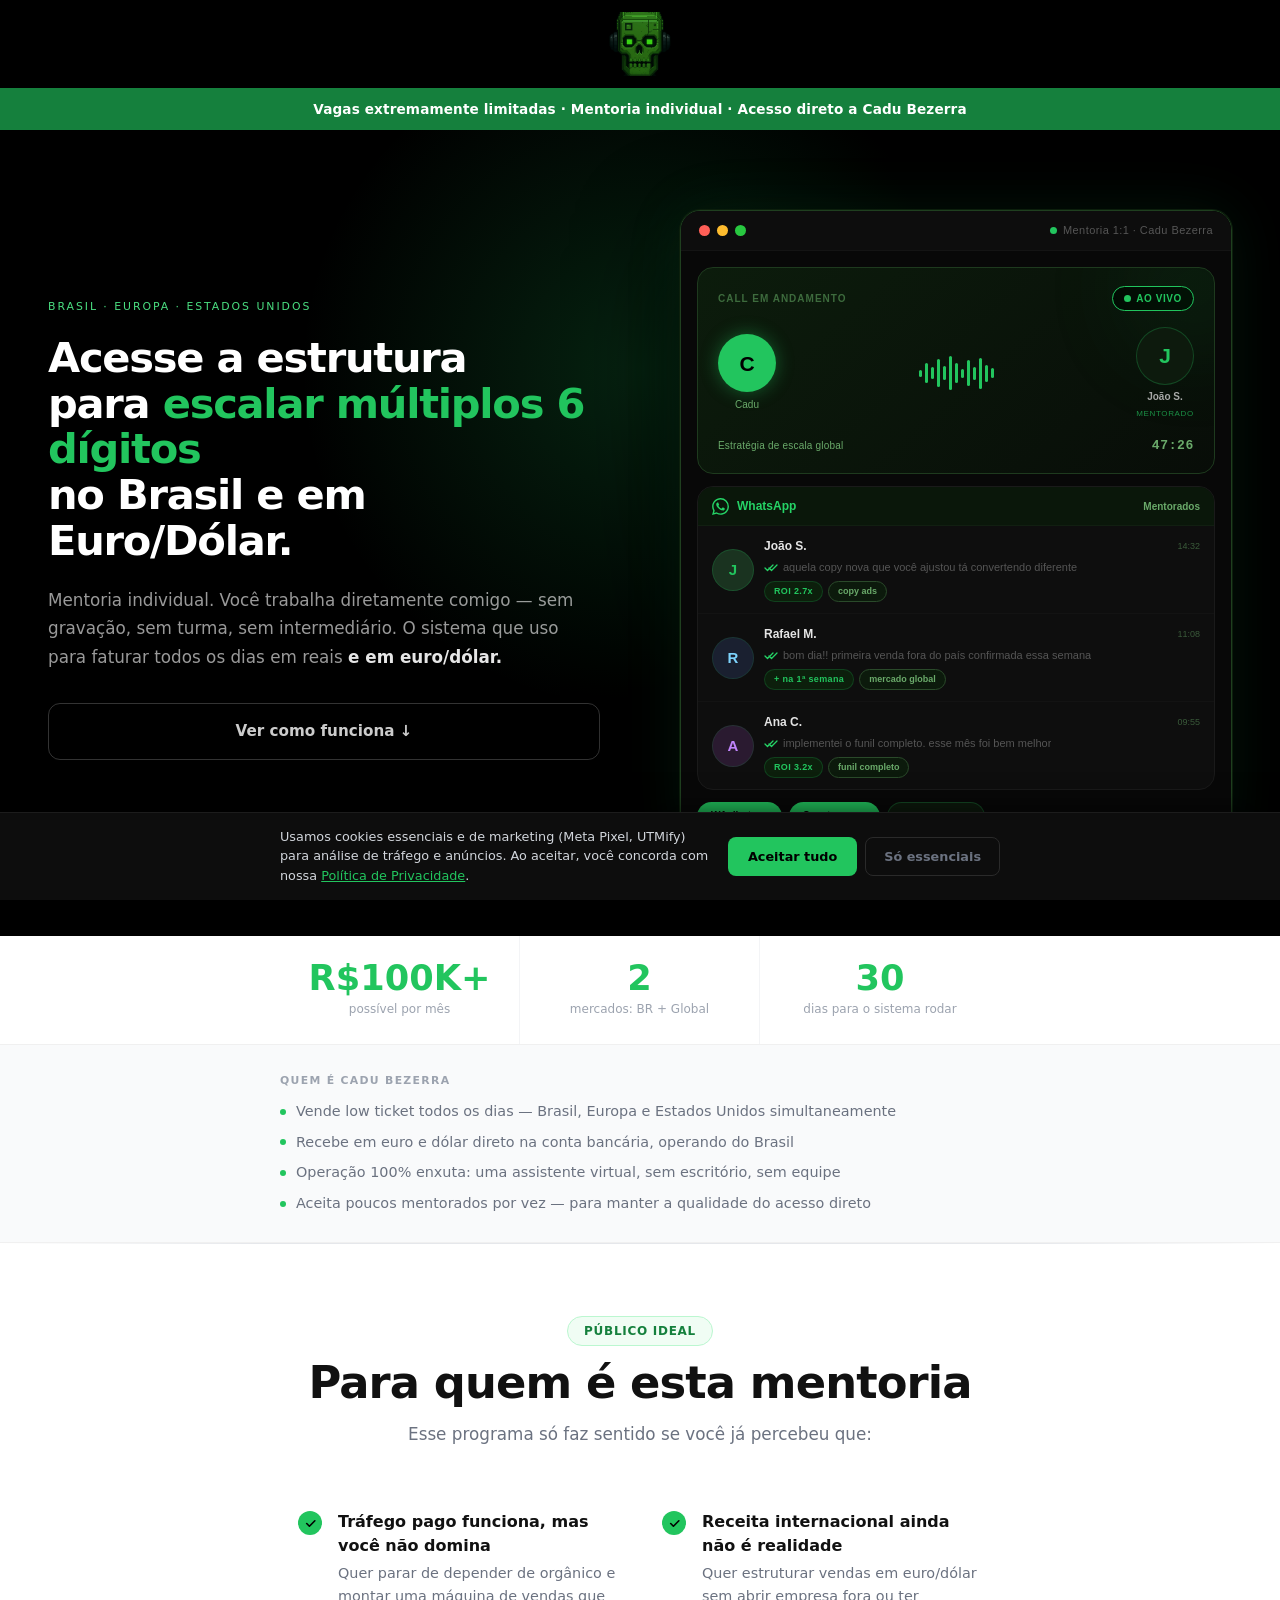
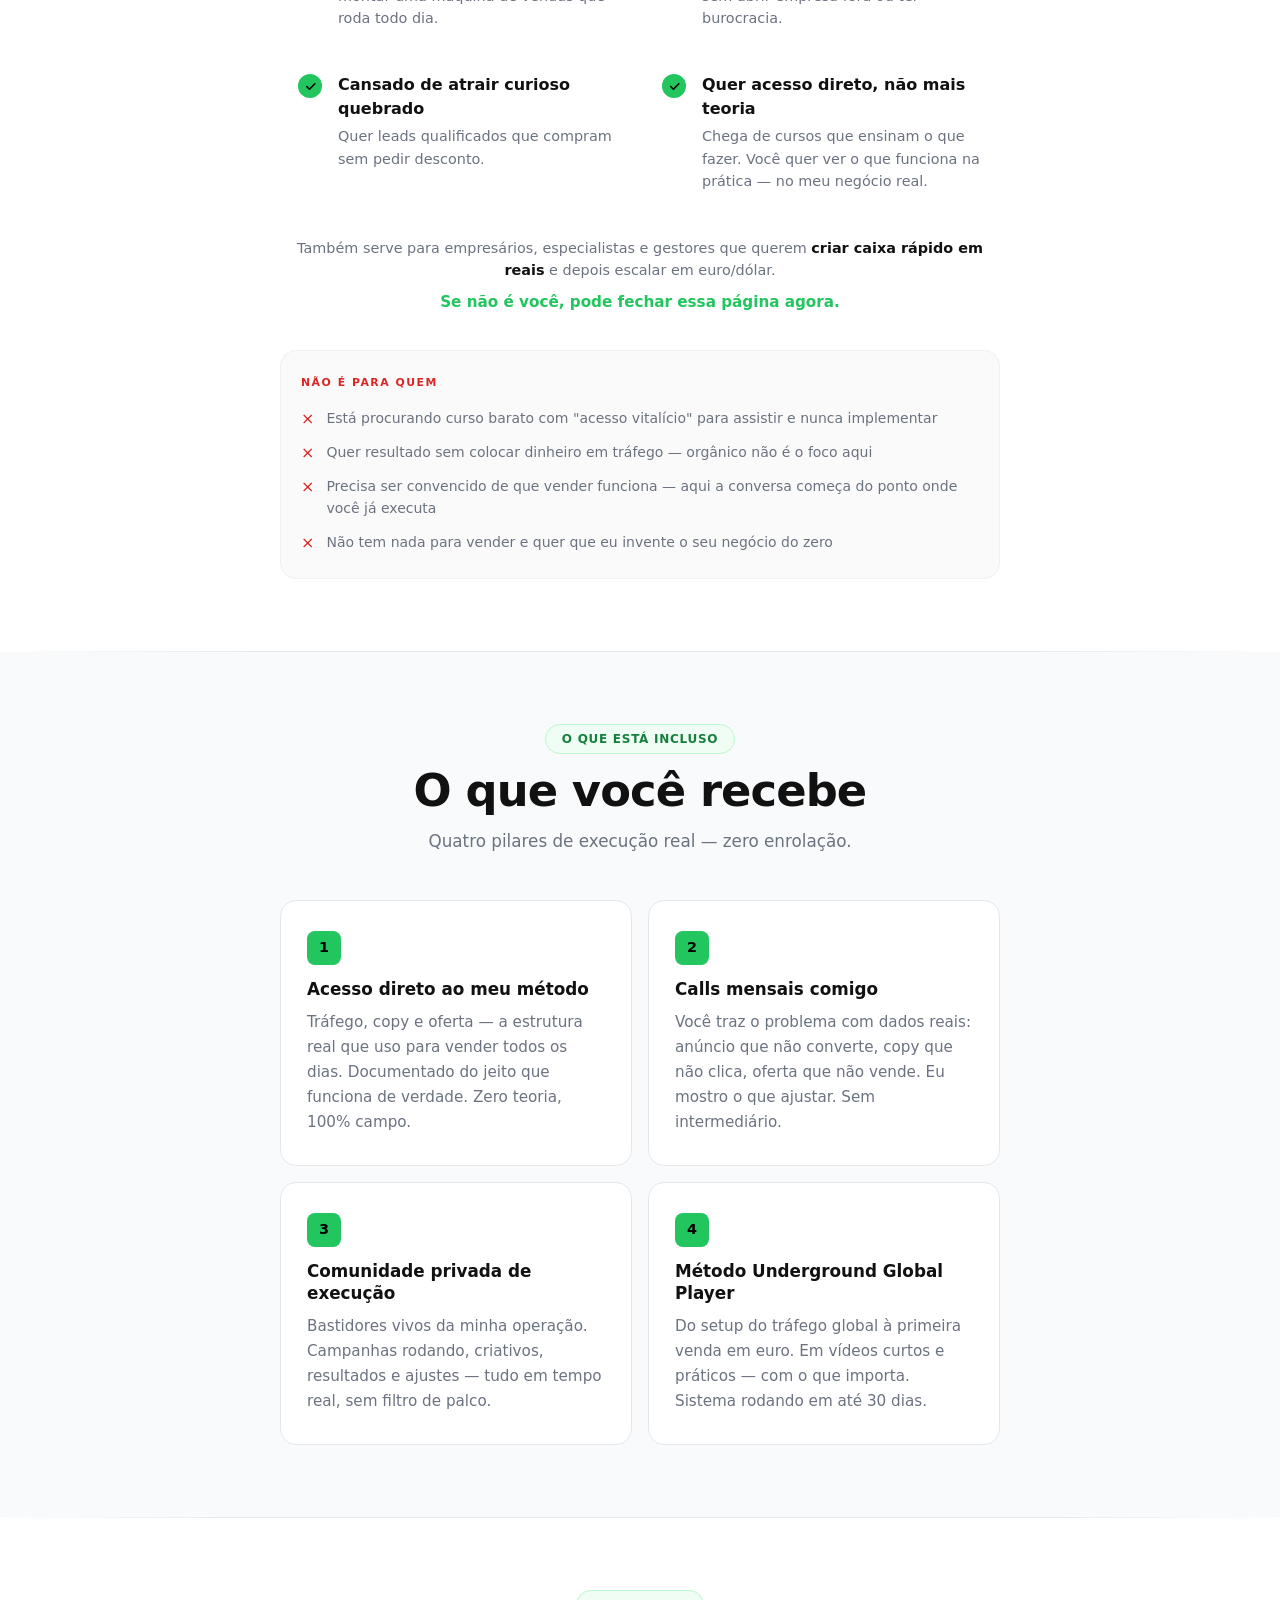
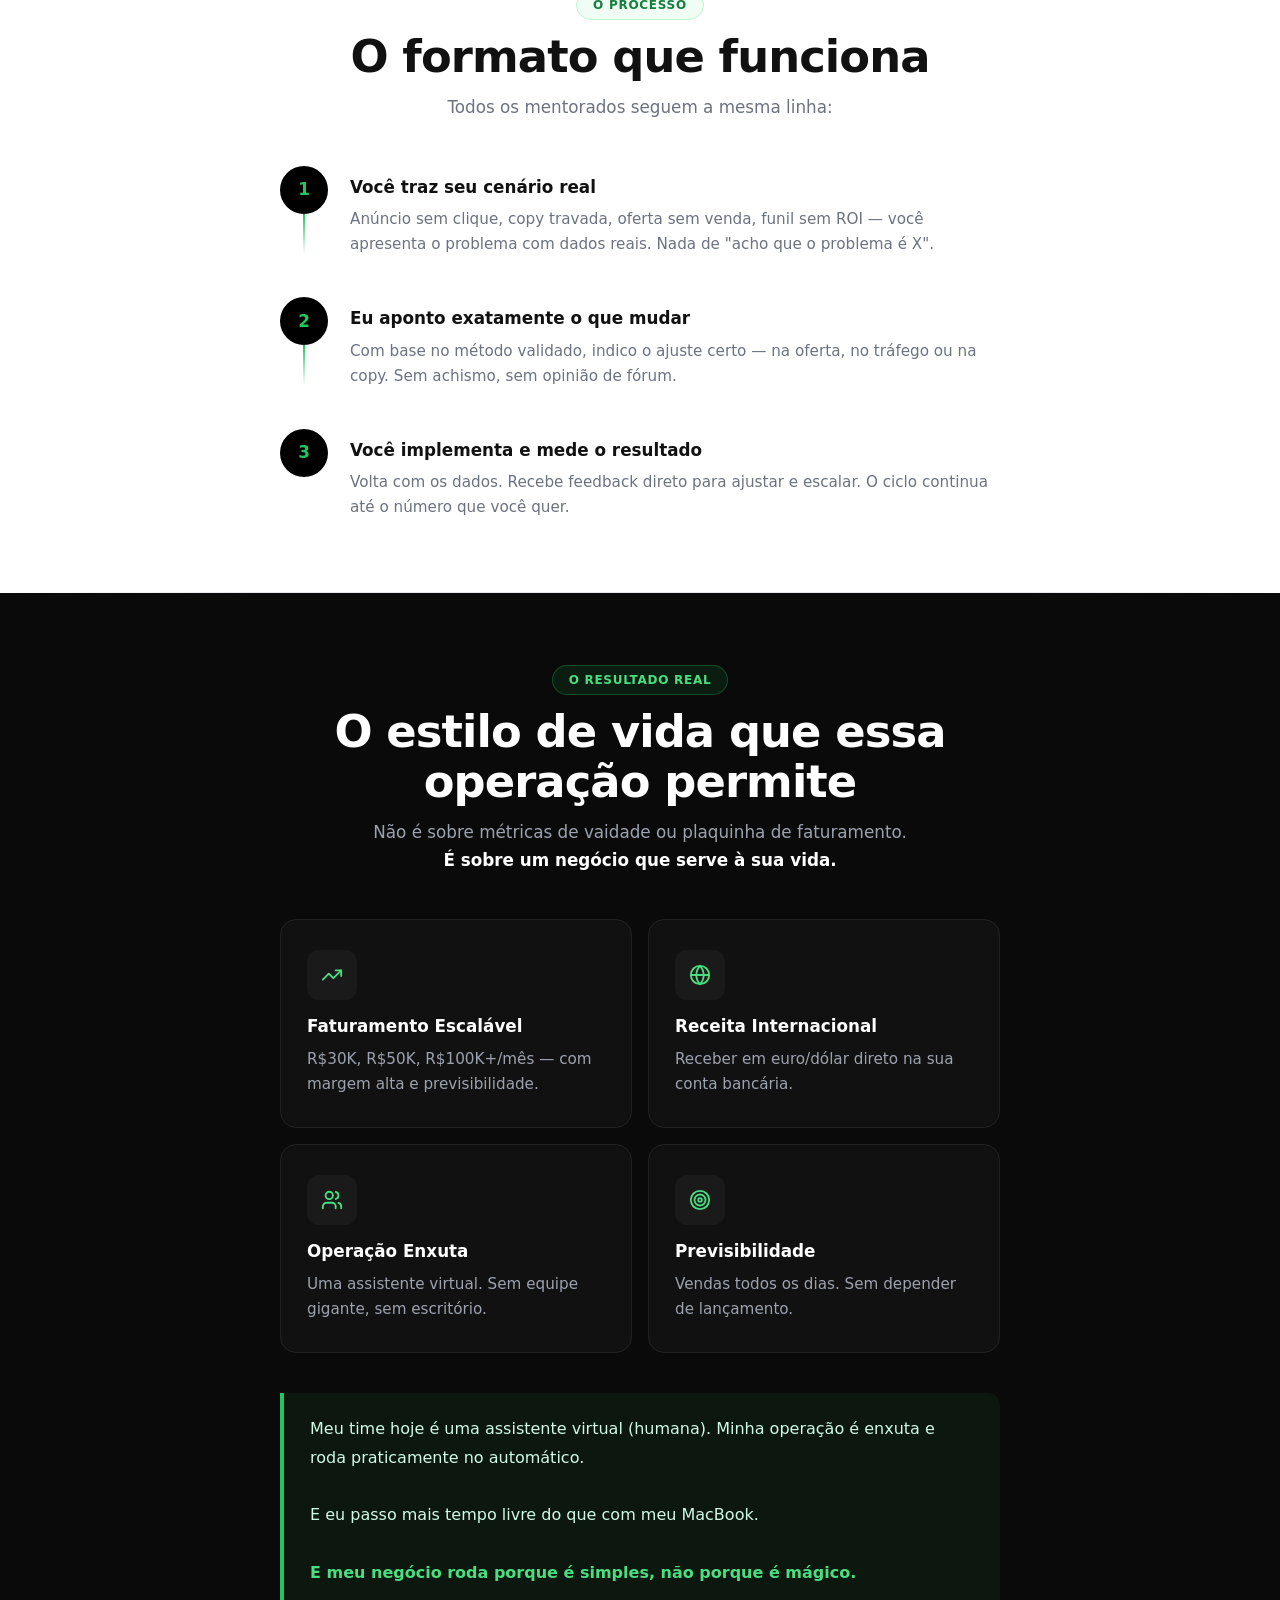
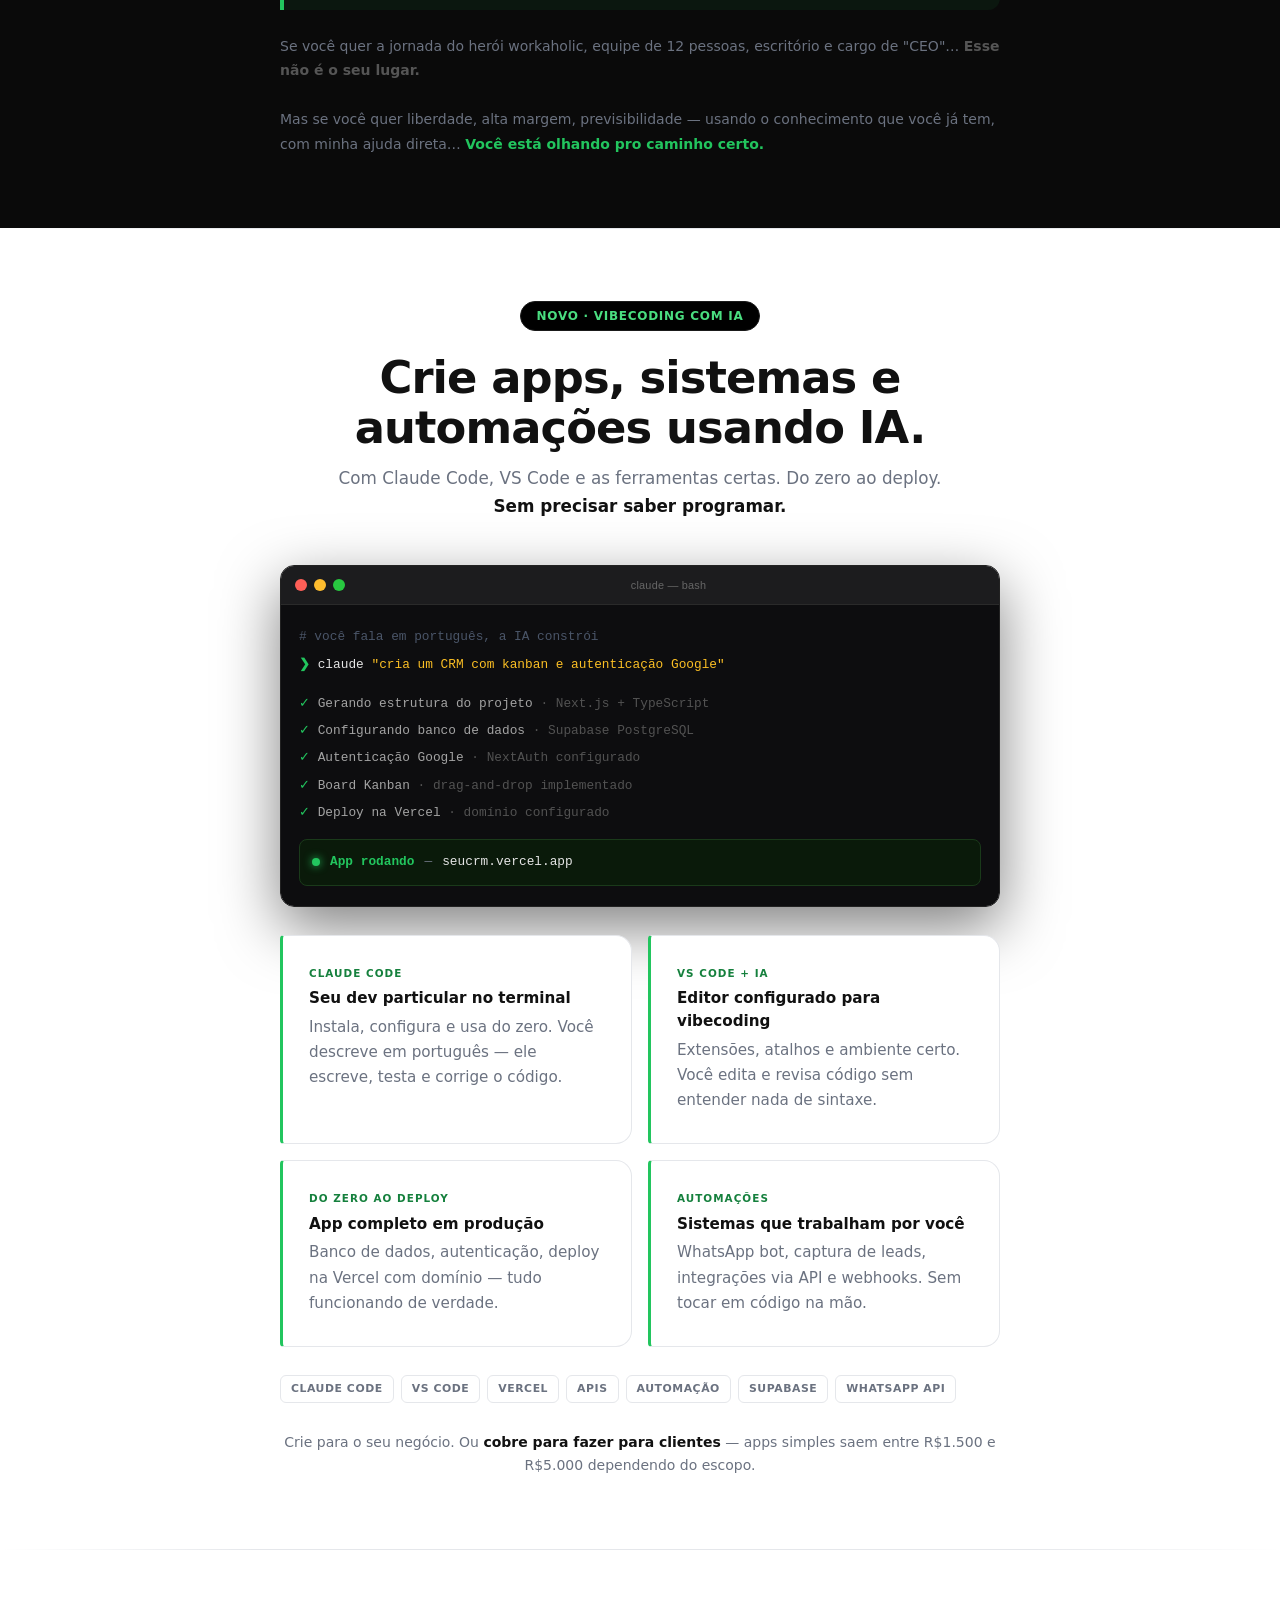
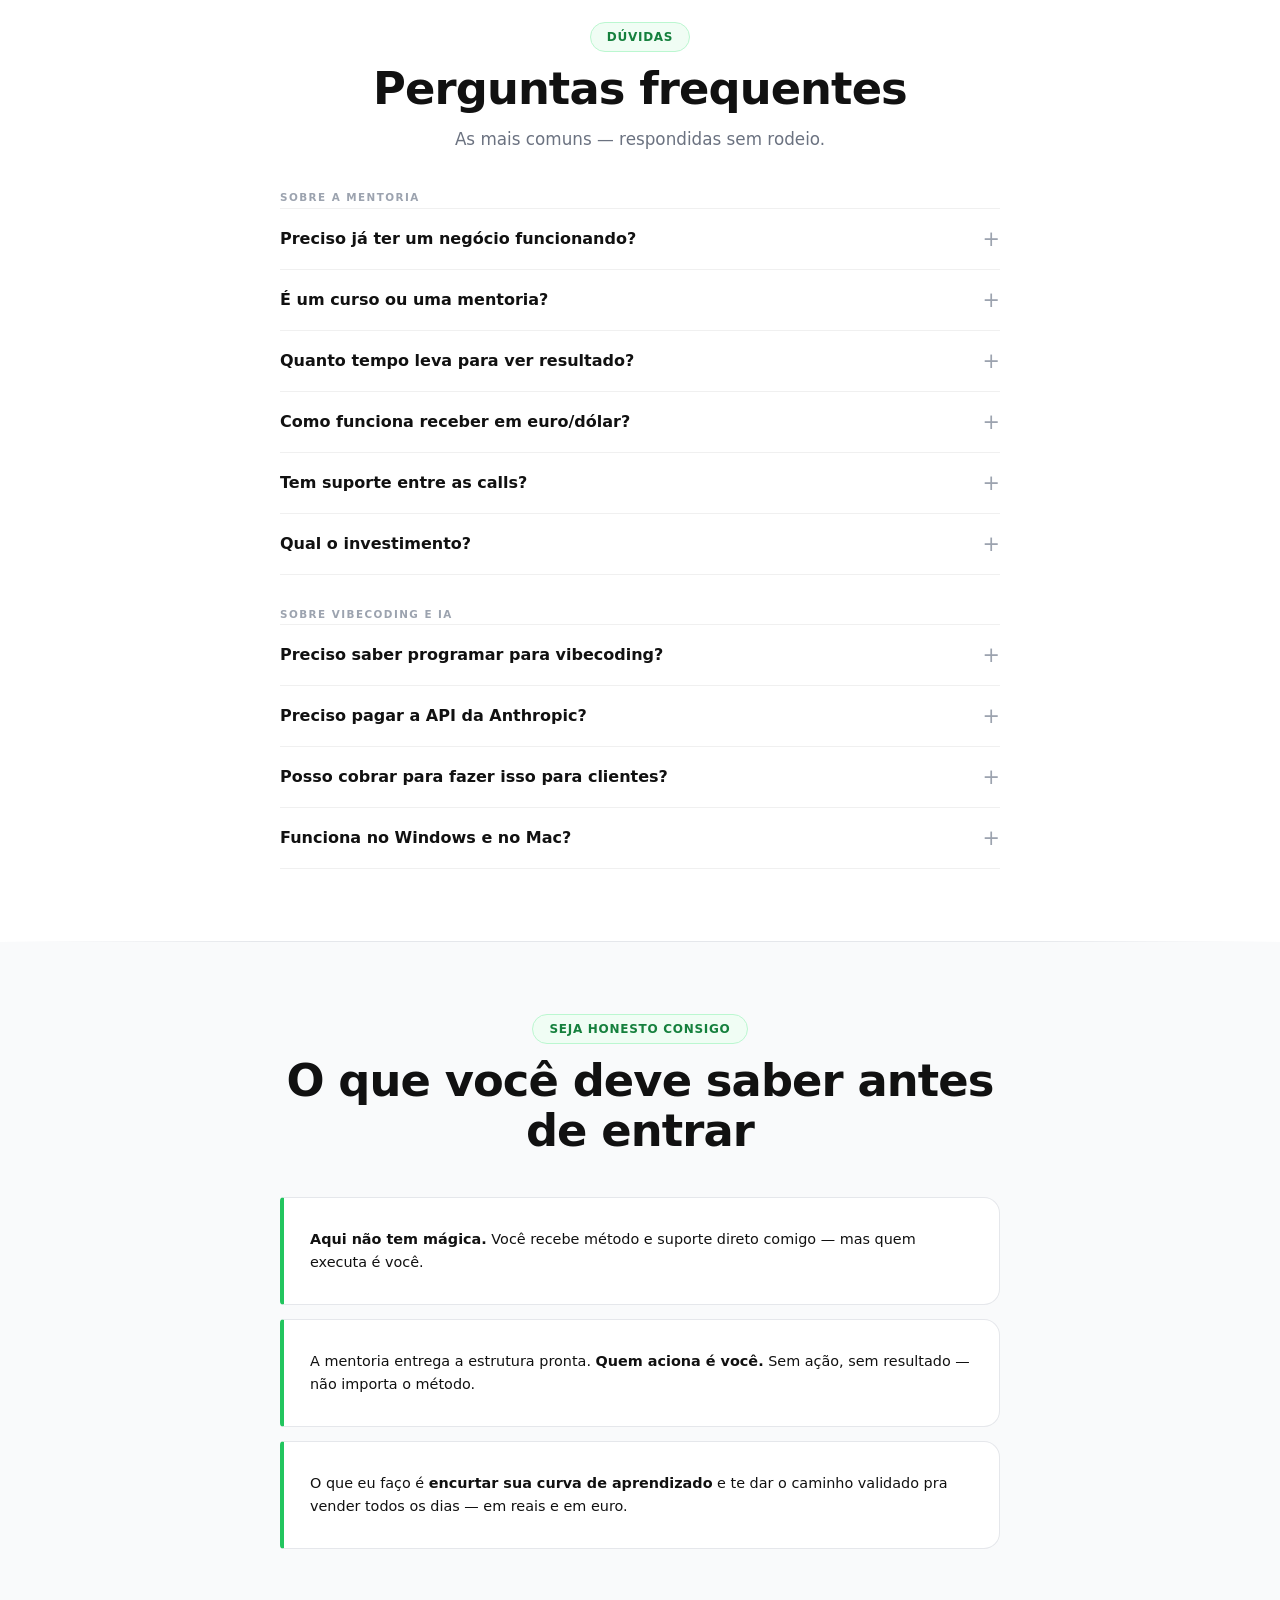
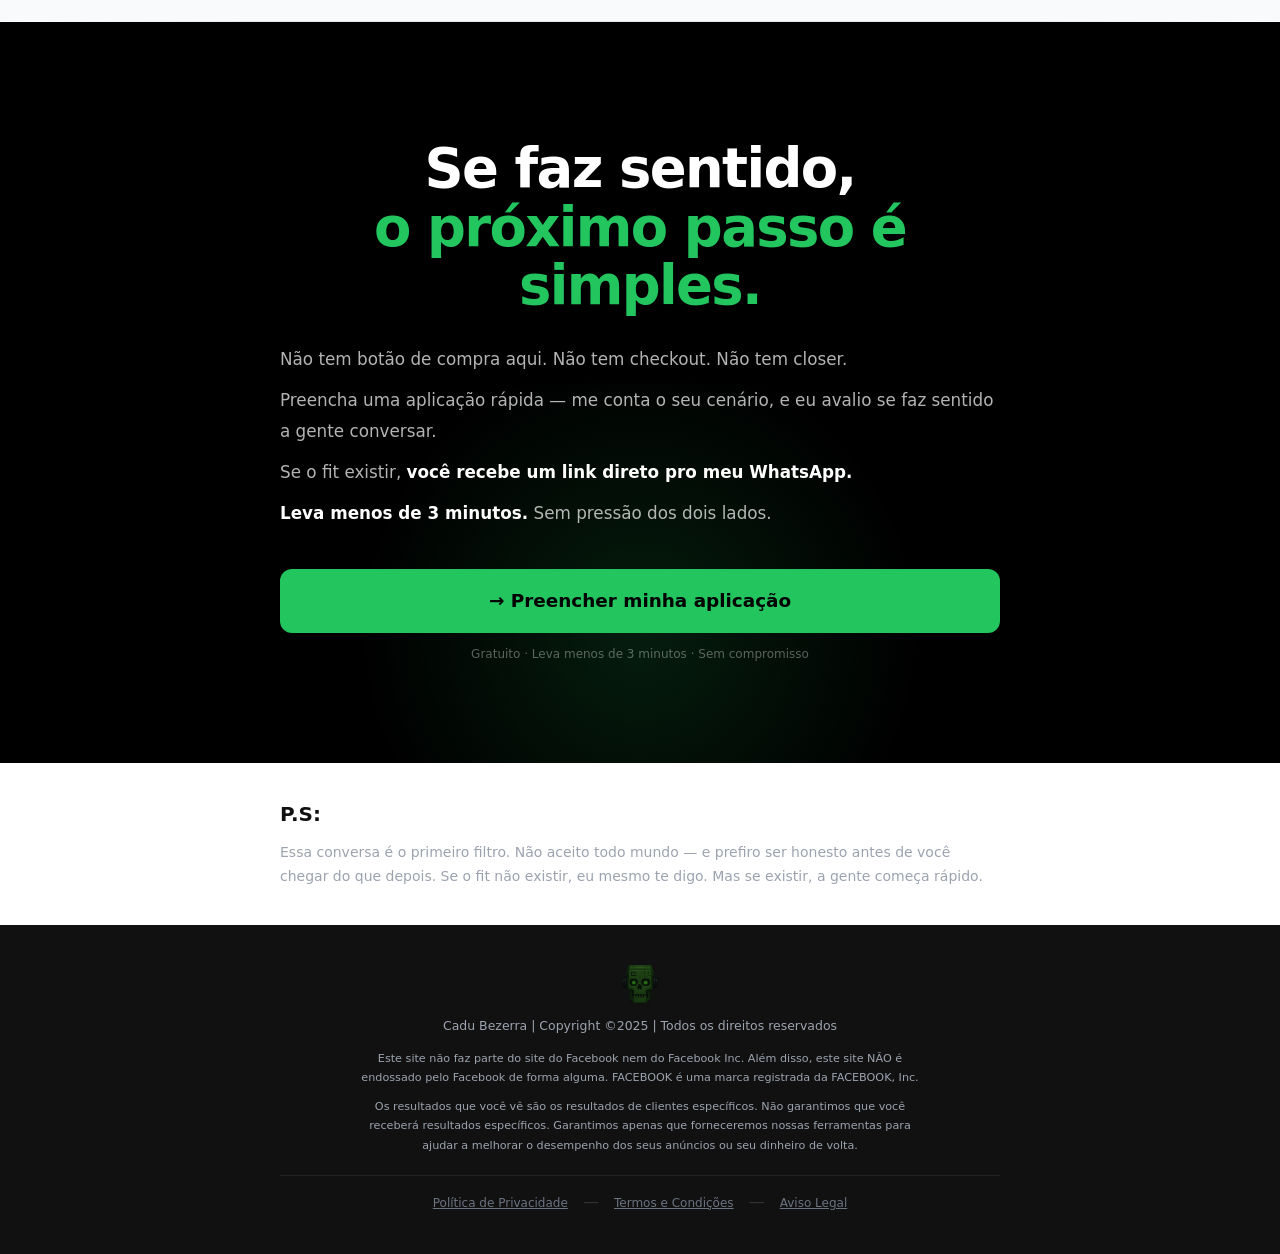
<file: index.html>
<!DOCTYPE html>
<html lang="pt-BR">
<head>
  <meta charset="utf-8"/>
  <meta http-equiv="Cache-Control" content="no-cache, no-store, must-revalidate"/>
  <meta http-equiv="Pragma" content="no-cache"/>
  <!-- SECURITY HEADERS -->
  <meta http-equiv="Content-Security-Policy" content="default-src 'self'; script-src 'self' 'unsafe-inline' https://cdn.utmify.com.br; style-src 'self' 'unsafe-inline'; img-src 'self' data: https:; connect-src 'self' https://cdn.utmify.com.br https://z-mentoria-backend-production.up.railway.app; font-src 'self'; object-src 'none'; base-uri 'self'; form-action 'none'; upgrade-insecure-requests;"/>
  <meta name="referrer" content="strict-origin-when-cross-origin"/>
  <meta http-equiv="Permissions-Policy" content="camera=(), microphone=(), geolocation=(), payment=(), usb=(), interest-cohort=()"/>
  <meta name="viewport" content="width=device-width, initial-scale=1"/>
  <title>Underground Global Player | Cadu Bezerra</title>
  <meta name="description" content="Acesso direto à estrutura que uso para escalar múltiplos 6 dígitos vendendo low ticket no Brasil e em Euro/Dólar. Mentoria individual 1:1 com Cadu Bezerra."/>
  <meta name="robots" content="index, follow"/>
  <meta name="author" content="Cadu Bezerra"/>
  <link rel="canonical" href="https://www.mentoriaugp.online/"/>
  <!-- Open Graph -->
  <meta property="og:type" content="website"/>
  <meta property="og:url" content="https://www.mentoriaugp.online/"/>
  <meta property="og:site_name" content="Underground Global Player"/>
  <meta property="og:locale" content="pt_BR"/>
  <meta property="og:title" content="Venda no Brasil e em Euro/Dólar — Mentoria 1:1 com Cadu Bezerra"/>
  <meta property="og:description" content="Sem turma. Sem gravação. A estrutura que uso pra faturar todos os dias em real e em euro — direto comigo. Vagas extremamente limitadas."/>
  <meta property="og:image" content="https://www.mentoriaugp.online/images/design-mode/logo.png"/>
  <meta property="og:image:alt" content="Underground Global Player — Cadu Bezerra"/>
  <!-- Twitter / X -->
  <meta name="twitter:card" content="summary"/>
  <meta name="twitter:title" content="Venda no Brasil e em Euro/Dólar — Mentoria 1:1 com Cadu Bezerra"/>
  <meta name="twitter:description" content="Sem turma. Sem gravação. A estrutura que uso pra faturar todos os dias em real e em euro — direto comigo. Vagas extremamente limitadas."/>
  <meta name="twitter:image" content="https://www.mentoriaugp.online/images/design-mode/logo.png"/>
  <link rel="shortcut icon" href="cadudoblack-favicon.png"/>
  <link rel="icon" href="cadudoblack-favicon.png"/>
  <link rel="apple-touch-icon" href="cadudoblack-favicon.png"/>
  <link rel="stylesheet" href="css/style.css"/>
  <style>
    *{box-sizing:border-box;margin:0;padding:0;}
    html{scroll-behavior:smooth;}
    body{font-family:-apple-system,BlinkMacSystemFont,'Segoe UI',system-ui,sans-serif;background:#fff;color:#111;}

    /* ANIMATIONS */
    [data-fade]{opacity:0;transform:translateY(36px);transition:opacity .7s cubic-bezier(.16,1,.3,1),transform .7s cubic-bezier(.16,1,.3,1);}
    [data-fade].visible{opacity:1;transform:translateY(0);}
    [data-fade][data-delay="1"]{transition-delay:.1s;}
    [data-fade][data-delay="2"]{transition-delay:.2s;}
    [data-fade][data-delay="3"]{transition-delay:.3s;}
    [data-fade][data-delay="4"]{transition-delay:.4s;}
    [data-fade][data-delay="5"]{transition-delay:.5s;}

    /* SCROLLBAR */
    ::-webkit-scrollbar{width:4px;}
    ::-webkit-scrollbar-track{background:#080808;}
    ::-webkit-scrollbar-thumb{background:#1a1a1a;border-radius:99px;}
    ::-webkit-scrollbar-thumb:hover{background:#2a2a2a;}
    *{scrollbar-width:thin;scrollbar-color:#1a1a1a #080808;}

    /* HERO */
    .hero-bg{background:#000;position:relative;overflow:hidden;padding:52px 20px 60px;}
    .hero-glow{position:absolute;top:-160px;left:50%;transform:translateX(-50%);width:800px;height:800px;background:radial-gradient(circle,rgba(34,197,94,.18) 0%,transparent 60%);pointer-events:none;animation:glow-pulse 5s ease-in-out infinite;}
    @keyframes glow-pulse{0%,100%{opacity:.7;transform:translateX(-50%) scale(1);}50%{opacity:1;transform:translateX(-50%) scale(1.08);}}
    .hero-title{font-size:clamp(1.6rem,4vw,2.6rem);font-weight:900;line-height:1.1;color:#fff;letter-spacing:-.03em;margin-bottom:22px;}
    .hero-title .accent{color:#22c55e;}
    .hero-sub{font-size:1.05rem;color:rgba(255,255,255,.6);max-width:640px;margin:0 auto 32px;line-height:1.7;}
    /* hero split layout */
    .hero-inner{position:relative;z-index:1;max-width:1200px;margin:0 auto;display:flex;flex-direction:column;align-items:center;gap:48px;padding:0 8px;}
    .hero-text{text-align:center;width:100%;}
    .hero-mockup{width:100%;}
    @media(min-width:900px){
      .hero-bg{padding:80px 32px 88px;}
      .hero-inner{flex-direction:row;align-items:center;gap:80px;}
      .hero-text{flex:1;text-align:left;}
      .hero-text .hero-sub{margin-left:0;margin-right:0;}
      .hero-text .btn-row{margin-left:0;margin-right:0;}
      .hero-mockup{flex:1;max-width:560px;}
    }

    /* BANNER */
    .top-banner{background:#15803d;padding:11px 16px;text-align:center;font-weight:700;color:#fff;font-size:.85rem;letter-spacing:.01em;}

    /* STATS */
    .stats-bar{background:#fff;border-bottom:1px solid #f0f0f0;}
    .stats-inner{display:grid;grid-template-columns:repeat(3,1fr);max-width:720px;margin:0 auto;}
    .stat-cell{padding:24px 12px;text-align:center;border-right:1px solid #f3f4f6;}
    .stat-cell:last-child{border-right:none;}
    .stat-num{display:block;font-size:clamp(1.4rem,4vw,2.2rem);font-weight:900;color:#22c55e;line-height:1;}
    .stat-lbl{font-size:.75rem;color:#9ca3af;margin-top:6px;font-weight:500;}

    /* SECTION HELPERS */
    .sec{padding:72px 24px;}
    .sec-inner{max-width:720px;margin:0 auto;}
    .sec-inner-sm{max-width:720px;margin:0 auto;}
    .sec-tag{display:inline-block;background:#f0fdf4;border:1px solid #bbf7d0;border-radius:100px;padding:5px 16px;font-size:.75rem;font-weight:700;color:#15803d;letter-spacing:.06em;text-transform:uppercase;margin-bottom:12px;}
    .sec-tag-dark{background:rgba(34,197,94,.1);border-color:rgba(34,197,94,.3);color:#4ade80;}
    .sec-title{font-size:clamp(1.6rem,3.5vw,2.8rem);font-weight:800;color:#111;line-height:1.12;letter-spacing:-.02em;margin-bottom:12px;}
    .sec-title-white{color:#fff;}
    .sec-sub{color:#6b7280;font-size:1.05rem;line-height:1.65;max-width:720px;margin:0 auto 40px;}
    .sec-sub-dark{color:#9ca3af;}
    .divider{height:1px;background:linear-gradient(90deg,transparent,#e5e7eb 20%,#e5e7eb 80%,transparent);}
    .bg-light{background:#f9fafb;}
    .bg-dark{background:#0a0a0a;}
    .text-center{text-align:center;}

    /* CARDS */
    .card-grid{display:grid;grid-template-columns:1fr;gap:16px;}
    .card-grid-2{display:grid;grid-template-columns:1fr;gap:16px;}
    .card{background:#fff;border:1px solid #e5e7eb;border-radius:16px;padding:30px 26px;transition:transform .25s ease,box-shadow .25s ease,border-color .25s ease;}
    .card:hover{transform:translateY(-5px);box-shadow:0 16px 48px rgba(0,0,0,.08);border-color:#22c55e;}
    .card-dark{background:#111;border-color:#222;}
    .card-dark:hover{border-color:#22c55e;box-shadow:0 16px 48px rgba(0,0,0,.4);}
    .card-icon{width:50px;height:50px;background:#f0fdf4;border-radius:12px;display:flex;align-items:center;justify-content:center;margin-bottom:16px;color:#15803d;flex-shrink:0;}
    .card-icon-dark{background:#1a1a1a;color:#4ade80;}
    .card-num{display:inline-flex;align-items:center;justify-content:center;width:34px;height:34px;background:#22c55e;color:#000;font-weight:900;font-size:.9rem;border-radius:8px;margin-bottom:14px;}
    .card-title{font-size:1.05rem;font-weight:700;color:#111;margin-bottom:9px;line-height:1.3;}
    .card-title-white{color:#fff;}
    .card-text{font-size:.95rem;color:#6b7280;line-height:1.65;}
    .card-text-dark{color:#9ca3af;}

    /* CHECK LIST */
    .check-grid{display:grid;grid-template-columns:1fr;gap:8px;}
    .check-row{display:flex;align-items:flex-start;gap:16px;padding:18px;border-radius:12px;transition:background .2s;}
    .check-row:hover{background:#f9fafb;}
    .check-dot{width:24px;height:24px;min-width:24px;background:#22c55e;border-radius:50%;display:flex;align-items:center;justify-content:center;margin-top:1px;}
    .check-head{font-weight:700;color:#111;font-size:1rem;margin-bottom:4px;}
    .check-body{color:#6b7280;font-size:.9rem;line-height:1.55;}

    /* STEPS */
    .steps-wrap{display:flex;flex-direction:column;gap:40px;position:relative;}
    .step-row{display:flex;gap:22px;align-items:flex-start;}
    .step-dot{width:48px;height:48px;min-width:48px;background:#000;color:#22c55e;border-radius:50%;display:flex;align-items:center;justify-content:center;font-weight:900;font-size:1.05rem;position:relative;z-index:1;}
    .step-line{position:absolute;left:23px;top:48px;bottom:-40px;width:2px;background:linear-gradient(180deg,#22c55e,transparent);}
    .step-body{padding-top:9px;}
    .step-title{font-weight:700;font-size:1.05rem;color:#111;margin-bottom:7px;}
    .step-text{font-size:.95rem;color:#6b7280;line-height:1.65;}

    /* BUTTONS */
    .btn{display:inline-flex;align-items:center;justify-content:center;gap:10px;font-weight:800;border:none;cursor:pointer;text-decoration:none;white-space:nowrap;transition:background .2s,transform .15s,box-shadow .2s;border-radius:12px;}
    .btn-green{background:#22c55e;color:#000;font-size:1.05rem;padding:16px 36px;}
    .btn-green:hover{background:#16a34a;transform:translateY(-2px);box-shadow:0 8px 32px rgba(34,197,94,.35);}
    .btn-green-lg{font-size:1.15rem;padding:18px 44px;}
    .btn-green-sm{font-size:.9rem;padding:12px 26px;border-radius:10px;}
    .btn-outline{background:transparent;border:1px solid rgba(255,255,255,.2);color:rgba(255,255,255,.8);font-size:.95rem;padding:16px 28px;font-weight:600;}
    .btn-outline:hover{border-color:rgba(34,197,94,.5);color:#22c55e;}
    @keyframes pulse-btn{0%,100%{box-shadow:0 0 0 0 rgba(34,197,94,.5);}60%{box-shadow:0 0 0 18px rgba(34,197,94,0);}}
    @keyframes pulse-dot{0%,100%{opacity:1;transform:scale(1);}50%{opacity:.25;transform:scale(.55);}}
    @keyframes wave-bar{0%,100%{transform:scaleY(1);}50%{transform:scaleY(0.2);}}
    .btn-pulse{animation:pulse-btn 2.2s ease-in-out infinite;}
    .btn-row{display:flex;flex-direction:column;gap:12px;align-items:stretch;max-width:720px;margin:0 auto;}
    .btn-row .btn{width:100%;justify-content:center;}

    /* CTA DARK */
    .cta-dark{background:#000;position:relative;overflow:hidden;padding:100px 24px;}
    .cta-glow{position:absolute;bottom:-120px;left:50%;transform:translateX(-50%);width:700px;height:500px;background:radial-gradient(circle,rgba(34,197,94,.15) 0%,transparent 65%);pointer-events:none;}
    .cta-text{color:rgba(255,255,255,.7);font-size:1.05rem;line-height:1.85;margin-bottom:40px;text-align:left;}
    .cta-text strong{color:#fff;}
    .cta-text .green{color:#22c55e;}

    /* QUOTE */
    .quote{border-left:4px solid #22c55e;padding:22px 26px;background:rgba(34,197,94,.07);border-radius:0 12px 12px 0;margin-top:36px;}
    .quote p{color:#d1fae5;font-size:1rem;line-height:1.8;margin:0;}

    /* CREDIBILITY STRIP */
    .cred-strip{background:#f9fafb;border-bottom:1px solid #f0f0f0;padding:28px 16px;}
    .cred-inner{max-width:720px;margin:0 auto;}
    .cred-pill{display:flex;align-items:center;gap:10px;font-size:.9rem;color:#6b7280;}
    .cred-pill-dot{width:6px;height:6px;border-radius:50%;background:#22c55e;flex-shrink:0;}

    /* FAQ */
    .faq-item{border-bottom:1px solid #f0f0f0;padding:18px 0;}
    .faq-item:first-child{border-top:1px solid #f0f0f0;}
    .faq-q{font-weight:700;color:#111;font-size:1rem;display:flex;justify-content:space-between;align-items:flex-start;cursor:pointer;gap:16px;user-select:none;}
    .faq-q:hover{color:#15803d;}
    .faq-icon{font-size:1.3rem;color:#9ca3af;flex-shrink:0;font-weight:400;line-height:1;margin-top:2px;transition:color .2s;}
    .faq-a{font-size:.95rem;color:#6b7280;line-height:1.75;margin-top:14px;display:none;}
    .faq-item.open .faq-a{display:block;}
    .faq-item.open .faq-icon{color:#22c55e;}
    .faq-item.open .faq-q{color:#15803d;}

    /* FOOTER */
    footer{background:#111;color:#9ca3af;padding:40px 16px;}
    footer a{color:#6b7280;text-decoration:underline;font-size:.75rem;}
    footer a:hover{color:#9ca3af;}

    @media(min-width:640px){
      .card-grid{grid-template-columns:1fr 1fr;}
      .card-grid-2{grid-template-columns:1fr 1fr;}
      .check-grid{grid-template-columns:1fr 1fr;}
    }
    @media(max-width:640px){
      .hero-title{font-size:clamp(1.4rem,5vw,1.8rem);letter-spacing:-.02em;}
      .stat-cell{padding:20px 8px;}
      .stat-lbl{font-size:.65rem;}
      .sec{padding:52px 16px;}
    }
  </style>
  <script type="application/ld+json">
  {
    "@context": "https://schema.org",
    "@type": "Person",
    "name": "Cadu Bezerra",
    "url": "https://www.mentoriaugp.online",
    "description": "Mentor de marketing digital especializado em escala global com low ticket. Vendas no Brasil e em Euro/Dólar.",
    "knowsAbout": ["marketing digital", "low ticket", "vendas internacionais", "mentoria individual", "escala global"],
    "offers": {
      "@type": "Offer",
      "name": "Mentoria Underground Global Player",
      "description": "Mentoria individual 1:1 para escalar múltiplos 6 dígitos no Brasil e em Euro/Dólar.",
      "url": "https://www.mentoriaugp.online"
    }
  }
  </script>
</head>
<body>


<!-- HEADER -->
<header style="background:#000;padding:12px 16px;">
  <div style="max-width:480px;margin:0 auto;display:flex;justify-content:center;">
    <img src="images/design-mode/logo.png" alt="Logo" style="height:64px;width:auto;object-fit:contain;"/>
  </div>
</header>

<!-- BANNER -->
<div class="top-banner">Vagas extremamente limitadas · Mentoria individual · Acesso direto a Cadu Bezerra</div>

<!-- HERO -->
<section class="hero-bg">
  <div class="hero-glow"></div>
  <div class="hero-inner">
    <div class="hero-text">

    <p data-fade style="font-size:.68rem;color:#4ade80;letter-spacing:.18em;text-transform:uppercase;margin-bottom:20px;">Brasil · Europa · Estados Unidos</p>

    <h1 class="hero-title" data-fade data-delay="1">
      Acesse a estrutura<br/>para <span class="accent">escalar múltiplos 6 dígitos</span><br/>no Brasil e em Euro/Dólar.
    </h1>

    <p class="hero-sub" data-fade data-delay="2">
      Mentoria individual. Você trabalha diretamente comigo — sem gravação, sem turma, sem intermediário. O sistema que uso para faturar todos os dias em reais <strong style="color:rgba(255,255,255,.9);">e em euro/dólar.</strong>
    </p>

    <div class="btn-row" data-fade data-delay="3">
      <a href="#para-quem" class="btn btn-outline">Ver como funciona ↓</a>
    </div>
    </div>

    <div class="hero-mockup" data-fade data-delay="4">
      <div style="border-radius:20px;overflow:hidden;border:1px solid #1f3f1f;box-shadow:0 0 0 1px #0c1f0c,0 0 60px rgba(34,197,94,.1),0 32px 100px rgba(0,0,0,.95);">

        <!-- titlebar -->
        <div style="background:#0d0d0d;padding:11px 18px;display:flex;align-items:center;gap:7px;border-bottom:1px solid #141414;">
          <span style="width:11px;height:11px;border-radius:50%;background:#ff5f57;display:block;flex-shrink:0;"></span>
          <span style="width:11px;height:11px;border-radius:50%;background:#febc2e;display:block;flex-shrink:0;"></span>
          <span style="width:11px;height:11px;border-radius:50%;background:#28c840;display:block;flex-shrink:0;"></span>
          <div style="flex:1;display:flex;align-items:center;justify-content:flex-end;gap:6px;">
            <span style="width:7px;height:7px;border-radius:50%;background:#22c55e;display:block;animation:pulse-dot 1.4s ease-in-out infinite;"></span>
            <span style="font-size:11px;color:#555;font-family:sans-serif;letter-spacing:.04em;">Mentoria 1:1 · Cadu Bezerra</span>
          </div>
        </div>

        <!-- body -->
        <div style="background:#080808;padding:16px;display:flex;flex-direction:column;gap:12px;">

          <!-- CALL CARD -->
          <div style="background:linear-gradient(140deg,#0c1c0c 0%,#080d08 100%);border:1px solid #1e3a1e;border-radius:16px;padding:18px 20px;position:relative;overflow:hidden;">
            <!-- ambient glow -->
            <div style="position:absolute;top:-40px;right:-40px;width:120px;height:120px;background:#22c55e;border-radius:50%;filter:blur(55px);opacity:.11;pointer-events:none;"></div>

            <!-- top row -->
            <div style="display:flex;align-items:center;justify-content:space-between;margin-bottom:16px;">
              <span style="font-size:10px;color:#3d6b3d;font-family:sans-serif;letter-spacing:.1em;text-transform:uppercase;font-weight:700;">Call em andamento</span>
              <div style="display:flex;align-items:center;gap:5px;background:#020802;border:1px solid #22c55e;border-radius:20px;padding:4px 11px;">
                <span style="width:7px;height:7px;border-radius:50%;background:#22c55e;display:block;animation:pulse-dot 1.1s ease-in-out infinite;"></span>
                <span style="font-size:10px;color:#22c55e;font-weight:800;font-family:sans-serif;letter-spacing:.06em;">AO VIVO</span>
              </div>
            </div>

            <!-- avatars + connector -->
            <div style="display:flex;align-items:center;gap:0;margin-bottom:16px;">
              <!-- Cadu -->
              <div style="display:flex;flex-direction:column;align-items:center;gap:5px;flex-shrink:0;">
                <div style="width:58px;height:58px;border-radius:50%;background:#22c55e;display:flex;align-items:center;justify-content:center;font-size:21px;font-weight:900;color:#000;font-family:sans-serif;box-shadow:0 0 18px rgba(34,197,94,.4);">C</div>
                <span style="font-size:10px;color:#6aaa6a;font-family:sans-serif;">Cadu</span>
              </div>
              <!-- waveform connector -->
              <div style="flex:1;display:flex;align-items:center;justify-content:center;gap:3px;padding:0 10px;">
                <div style="width:3px;background:#22c55e;border-radius:2px;height:7px; animation:wave-bar 1.1s ease-in-out infinite;animation-delay:0s;transform-origin:bottom;"></div>
                <div style="width:3px;background:#22c55e;border-radius:2px;height:20px;animation:wave-bar 1.1s ease-in-out infinite;animation-delay:.08s;transform-origin:bottom;"></div>
                <div style="width:3px;background:#22c55e;border-radius:2px;height:12px;animation:wave-bar 1.1s ease-in-out infinite;animation-delay:.16s;transform-origin:bottom;"></div>
                <div style="width:3px;background:#22c55e;border-radius:2px;height:28px;animation:wave-bar 1.1s ease-in-out infinite;animation-delay:.24s;transform-origin:bottom;"></div>
                <div style="width:3px;background:#22c55e;border-radius:2px;height:14px;animation:wave-bar 1.1s ease-in-out infinite;animation-delay:.32s;transform-origin:bottom;"></div>
                <div style="width:3px;background:#22c55e;border-radius:2px;height:34px;animation:wave-bar 1.1s ease-in-out infinite;animation-delay:.4s; transform-origin:bottom;"></div>
                <div style="width:3px;background:#22c55e;border-radius:2px;height:20px;animation:wave-bar 1.1s ease-in-out infinite;animation-delay:.48s;transform-origin:bottom;"></div>
                <div style="width:3px;background:#22c55e;border-radius:2px;height:9px; animation:wave-bar 1.1s ease-in-out infinite;animation-delay:.56s;transform-origin:bottom;"></div>
                <div style="width:3px;background:#22c55e;border-radius:2px;height:26px;animation:wave-bar 1.1s ease-in-out infinite;animation-delay:.64s;transform-origin:bottom;"></div>
                <div style="width:3px;background:#22c55e;border-radius:2px;height:13px;animation:wave-bar 1.1s ease-in-out infinite;animation-delay:.72s;transform-origin:bottom;"></div>
                <div style="width:3px;background:#22c55e;border-radius:2px;height:31px;animation:wave-bar 1.1s ease-in-out infinite;animation-delay:.8s; transform-origin:bottom;"></div>
                <div style="width:3px;background:#22c55e;border-radius:2px;height:17px;animation:wave-bar 1.1s ease-in-out infinite;animation-delay:.88s;transform-origin:bottom;"></div>
                <div style="width:3px;background:#22c55e;border-radius:2px;height:10px;animation:wave-bar 1.1s ease-in-out infinite;animation-delay:.96s;transform-origin:bottom;"></div>
              </div>
              <!-- Mentorado -->
              <div style="display:flex;flex-direction:column;align-items:center;gap:4px;flex-shrink:0;">
                <div style="position:relative;">
                  <div style="width:58px;height:58px;border-radius:50%;background:#0d1a0d;border:1.5px solid #22c55e44;display:flex;align-items:center;justify-content:center;font-size:21px;font-weight:700;color:#22c55e;font-family:sans-serif;">J</div>
                </div>
                <span style="font-size:10px;color:#aaa;font-family:sans-serif;font-weight:700;">João S.</span>
                <span style="font-size:8px;color:#22c55e;font-family:sans-serif;letter-spacing:.08em;text-transform:uppercase;opacity:.7;">mentorado</span>
              </div>
            </div>

            <!-- info row -->
            <div style="display:flex;justify-content:space-between;align-items:center;">
              <span style="font-size:10px;color:#6aaa6a;font-family:sans-serif;letter-spacing:.02em;">Estratégia de escala global</span>
              <span id="call-timer" style="font-size:13px;color:#6aaa6a;font-family:monospace;letter-spacing:.05em;font-weight:700;">47:23</span>
            </div>
          </div>

          <!-- WHATSAPP CARD — inbox 3 conversas -->
          <div style="background:#0e0e0e;border:1px solid #1a1a1a;border-radius:16px;overflow:hidden;">
            <!-- WA header -->
            <div style="background:#0a170a;padding:10px 14px;display:flex;align-items:center;gap:8px;border-bottom:1px solid #111f11;">
              <svg width="17" height="17" viewBox="0 0 24 24" fill="#25D366" style="flex-shrink:0;"><path d="M17.472 14.382c-.297-.149-1.758-.867-2.03-.967-.273-.099-.471-.148-.67.15-.197.297-.767.966-.94 1.164-.173.199-.347.223-.644.075-.297-.15-1.255-.463-2.39-1.475-.883-.788-1.48-1.761-1.653-2.059-.173-.297-.018-.458.13-.606.134-.133.298-.347.446-.52.149-.174.198-.298.298-.497.099-.198.05-.371-.025-.52-.075-.149-.669-1.612-.916-2.207-.242-.579-.487-.5-.669-.51-.173-.008-.371-.01-.57-.01-.198 0-.52.074-.792.372-.272.297-1.04 1.016-1.04 2.479 0 1.462 1.065 2.875 1.213 3.074.149.198 2.096 3.2 5.077 4.487.709.306 1.262.489 1.694.625.712.227 1.36.195 1.871.118.571-.085 1.758-.719 2.006-1.413.248-.694.248-1.289.173-1.413-.074-.124-.272-.198-.57-.347m-5.421 7.403h-.004a9.87 9.87 0 01-5.031-1.378l-.361-.214-3.741.982.998-3.648-.235-.374a9.86 9.86 0 01-1.51-5.26c.001-5.45 4.436-9.884 9.888-9.884 2.64 0 5.122 1.03 6.988 2.898a9.825 9.825 0 012.893 6.994c-.003 5.45-4.437 9.884-9.885 9.884m8.413-18.297A11.815 11.815 0 0012.05 0C5.495 0 .16 5.335.157 11.892c0 2.096.547 4.142 1.588 5.945L.057 24l6.305-1.654a11.882 11.882 0 005.683 1.448h.005c6.554 0 11.89-5.335 11.893-11.893a11.821 11.821 0 00-3.48-8.413z"/></svg>
              <span style="font-size:12px;color:#25D366;font-weight:700;font-family:sans-serif;">WhatsApp</span>
              <span style="font-size:10px;color:#6aaa6a;font-family:sans-serif;margin-left:auto;font-weight:600;">Mentorados</span>
            </div>

            <!-- conversa 1 — João -->
            <div style="padding:11px 14px;display:flex;align-items:center;gap:10px;border-bottom:1px solid #131313;">
              <div style="width:42px;height:42px;border-radius:50%;background:#1a3320;border:1px solid #22c55e33;display:flex;align-items:center;justify-content:center;font-size:15px;font-weight:800;color:#22c55e;font-family:sans-serif;flex-shrink:0;">J</div>
              <div style="flex:1;min-width:0;">
                <div style="display:flex;justify-content:space-between;align-items:center;margin-bottom:4px;">
                  <span style="font-size:12px;color:#e5e5e5;font-weight:700;font-family:sans-serif;">João S.</span>
                  <span style="font-size:9px;color:#3a5a3a;font-family:sans-serif;">14:32</span>
                </div>
                <div style="display:flex;align-items:center;gap:5px;margin-bottom:5px;">
                  <svg width="14" height="8" viewBox="0 0 14 8" fill="none" style="flex-shrink:0;"><path d="M1 4l2.5 2.5L9 1" stroke="#25D366" stroke-width="1.3" stroke-linecap="round" stroke-linejoin="round"/><path d="M5 4l2.5 2.5L13 1" stroke="#25D366" stroke-width="1.3" stroke-linecap="round" stroke-linejoin="round"/></svg>
                  <span style="font-size:11px;color:#555;font-family:sans-serif;white-space:nowrap;overflow:hidden;text-overflow:ellipsis;">aquela copy nova que você ajustou tá convertendo diferente</span>
                </div>
                <div style="display:flex;gap:5px;">
                  <span style="font-size:9px;font-weight:800;color:#22c55e;background:#0c1f0c;border:1px solid #22c55e33;border-radius:20px;padding:3px 9px;font-family:sans-serif;letter-spacing:.04em;">ROI 2.7x</span>
                  <span style="font-size:9px;font-weight:700;color:#6aaa6a;background:#0c1a0c;border:1px solid #2a4a2a;border-radius:20px;padding:3px 9px;font-family:sans-serif;">copy ads</span>
                </div>
              </div>
            </div>

            <!-- conversa 2 — Rafael -->
            <div style="padding:11px 14px;display:flex;align-items:center;gap:10px;border-bottom:1px solid #131313;">
              <div style="width:42px;height:42px;border-radius:50%;background:#1a2030;border:1px solid #22c55e22;display:flex;align-items:center;justify-content:center;font-size:15px;font-weight:800;color:#7dd3fc;font-family:sans-serif;flex-shrink:0;">R</div>
              <div style="flex:1;min-width:0;">
                <div style="display:flex;justify-content:space-between;align-items:center;margin-bottom:4px;">
                  <span style="font-size:12px;color:#e5e5e5;font-weight:700;font-family:sans-serif;">Rafael M.</span>
                  <span style="font-size:9px;color:#3a5a3a;font-family:sans-serif;">11:08</span>
                </div>
                <div style="display:flex;align-items:center;gap:5px;margin-bottom:5px;">
                  <svg width="14" height="8" viewBox="0 0 14 8" fill="none" style="flex-shrink:0;"><path d="M1 4l2.5 2.5L9 1" stroke="#25D366" stroke-width="1.3" stroke-linecap="round" stroke-linejoin="round"/><path d="M5 4l2.5 2.5L13 1" stroke="#25D366" stroke-width="1.3" stroke-linecap="round" stroke-linejoin="round"/></svg>
                  <span style="font-size:11px;color:#555;font-family:sans-serif;white-space:nowrap;overflow:hidden;text-overflow:ellipsis;">bom dia!! primeira venda fora do país confirmada essa semana</span>
                </div>
                <div style="display:flex;gap:5px;">
                  <span style="font-size:9px;font-weight:800;color:#22c55e;background:#0c1f0c;border:1px solid #22c55e33;border-radius:20px;padding:3px 9px;font-family:sans-serif;letter-spacing:.04em;">+ na 1ª semana</span>
                  <span style="font-size:9px;font-weight:700;color:#6aaa6a;background:#0c1a0c;border:1px solid #2a4a2a;border-radius:20px;padding:3px 9px;font-family:sans-serif;">mercado global</span>
                </div>
              </div>
            </div>

            <!-- conversa 3 — Ana -->
            <div style="padding:11px 14px;display:flex;align-items:center;gap:10px;">
              <div style="width:42px;height:42px;border-radius:50%;background:#2a1a30;border:1px solid #22c55e22;display:flex;align-items:center;justify-content:center;font-size:15px;font-weight:800;color:#c084fc;font-family:sans-serif;flex-shrink:0;">A</div>
              <div style="flex:1;min-width:0;">
                <div style="display:flex;justify-content:space-between;align-items:center;margin-bottom:4px;">
                  <span style="font-size:12px;color:#e5e5e5;font-weight:700;font-family:sans-serif;">Ana C.</span>
                  <span style="font-size:9px;color:#3a5a3a;font-family:sans-serif;">09:55</span>
                </div>
                <div style="display:flex;align-items:center;gap:5px;margin-bottom:5px;">
                  <svg width="14" height="8" viewBox="0 0 14 8" fill="none" style="flex-shrink:0;"><path d="M1 4l2.5 2.5L9 1" stroke="#25D366" stroke-width="1.3" stroke-linecap="round" stroke-linejoin="round"/><path d="M5 4l2.5 2.5L13 1" stroke="#25D366" stroke-width="1.3" stroke-linecap="round" stroke-linejoin="round"/></svg>
                  <span style="font-size:11px;color:#555;font-family:sans-serif;white-space:nowrap;overflow:hidden;text-overflow:ellipsis;">implementei o funil completo. esse mês foi bem melhor</span>
                </div>
                <div style="display:flex;gap:5px;">
                  <span style="font-size:9px;font-weight:800;color:#22c55e;background:#0c1f0c;border:1px solid #22c55e33;border-radius:20px;padding:3px 9px;font-family:sans-serif;letter-spacing:.04em;">ROI 3.2x</span>
                  <span style="font-size:9px;font-weight:700;color:#6aaa6a;background:#0c1a0c;border:1px solid #2a4a2a;border-radius:20px;padding:3px 9px;font-family:sans-serif;">funil completo</span>
                </div>
              </div>
            </div>
          </div>

          <!-- TAGS -->
          <div style="display:flex;gap:7px;flex-wrap:wrap;">
            <div style="background:#22c55e;border-radius:20px;padding:6px 14px;font-size:10px;color:#000;font-weight:800;font-family:sans-serif;white-space:nowrap;">WA direto ✓</div>
            <div style="background:#22c55e;border-radius:20px;padding:6px 14px;font-size:10px;color:#000;font-weight:800;font-family:sans-serif;white-space:nowrap;">Sem turma ✓</div>
            <div style="background:#0d1a0d;border:1px solid #22c55e44;border-radius:20px;padding:6px 14px;font-size:10px;color:#22c55e;font-weight:700;font-family:sans-serif;white-space:nowrap;">Só você 1:1 →</div>
          </div>

        </div>
      </div>
    </div>

  </div>
</section>

<!-- STATS -->
<section class="stats-bar">
  <div class="stats-inner" data-fade>
    <div class="stat-cell">
      <span class="stat-num">R$100K+</span>
      <span class="stat-lbl">possível por mês</span>
    </div>
    <div class="stat-cell">
      <span class="stat-num">2</span>
      <span class="stat-lbl">mercados: BR + Global</span>
    </div>
    <div class="stat-cell">
      <span class="stat-num">30</span>
      <span class="stat-lbl">dias para o sistema rodar</span>
    </div>
  </div>
</section>

<!-- CREDIBILITY STRIP -->
<div class="cred-strip" data-fade>
  <div class="cred-inner">
    <p style="font-size:.68rem;font-weight:700;letter-spacing:.12em;text-transform:uppercase;color:#9ca3af;margin-bottom:12px;">Quem é Cadu Bezerra</p>
    <div style="display:flex;flex-direction:column;gap:9px;">
      <div class="cred-pill"><span class="cred-pill-dot"></span>Vende low ticket todos os dias — Brasil, Europa e Estados Unidos simultaneamente</div>
      <div class="cred-pill"><span class="cred-pill-dot"></span>Recebe em euro e dólar direto na conta bancária, operando do Brasil</div>
      <div class="cred-pill"><span class="cred-pill-dot"></span>Operação 100% enxuta: uma assistente virtual, sem escritório, sem equipe</div>
      <div class="cred-pill"><span class="cred-pill-dot"></span>Aceita poucos mentorados por vez — para manter a qualidade do acesso direto</div>
    </div>
  </div>
</div>

<div class="divider"></div>

<!-- PARA QUEM É -->
<section class="sec" id="para-quem" style="background:#fff;">
  <div class="sec-inner">
    <div class="text-center" style="margin-bottom:44px;" data-fade>
      <span class="sec-tag">Público ideal</span>
      <h2 class="sec-title">Para quem é esta mentoria</h2>
      <p class="sec-sub">Esse programa só faz sentido se você já percebeu que:</p>
    </div>
    <div class="check-grid">
      <div class="check-row" data-fade data-delay="1">
        <div class="check-dot"><svg xmlns="http://www.w3.org/2000/svg" width="13" height="13" viewBox="0 0 24 24" fill="none" stroke="#000" stroke-width="3" stroke-linecap="round" stroke-linejoin="round"><path d="m5 12 5 5L20 7"/></svg></div>
        <div><p class="check-head">Tráfego pago funciona, mas você não domina</p><p class="check-body">Quer parar de depender de orgânico e montar uma máquina de vendas que roda todo dia.</p></div>
      </div>
      <div class="check-row" data-fade data-delay="2">
        <div class="check-dot"><svg xmlns="http://www.w3.org/2000/svg" width="13" height="13" viewBox="0 0 24 24" fill="none" stroke="#000" stroke-width="3" stroke-linecap="round" stroke-linejoin="round"><path d="m5 12 5 5L20 7"/></svg></div>
        <div><p class="check-head">Receita internacional ainda não é realidade</p><p class="check-body">Quer estruturar vendas em euro/dólar sem abrir empresa fora ou ter burocracia.</p></div>
      </div>
      <div class="check-row" data-fade data-delay="3">
        <div class="check-dot"><svg xmlns="http://www.w3.org/2000/svg" width="13" height="13" viewBox="0 0 24 24" fill="none" stroke="#000" stroke-width="3" stroke-linecap="round" stroke-linejoin="round"><path d="m5 12 5 5L20 7"/></svg></div>
        <div><p class="check-head">Cansado de atrair curioso quebrado</p><p class="check-body">Quer leads qualificados que compram sem pedir desconto.</p></div>
      </div>
      <div class="check-row" data-fade data-delay="4">
        <div class="check-dot"><svg xmlns="http://www.w3.org/2000/svg" width="13" height="13" viewBox="0 0 24 24" fill="none" stroke="#000" stroke-width="3" stroke-linecap="round" stroke-linejoin="round"><path d="m5 12 5 5L20 7"/></svg></div>
        <div><p class="check-head">Quer acesso direto, não mais teoria</p><p class="check-body">Chega de cursos que ensinam o que fazer. Você quer ver o que funciona na prática — no meu negócio real.</p></div>
      </div>
    </div>
    <p style="text-align:center;margin-top:28px;font-size:.9rem;color:#6b7280;">Também serve para empresários, especialistas e gestores que querem <strong style="color:#111;">criar caixa rápido em reais</strong> e depois escalar em euro/dólar.</p>
    <p style="text-align:center;margin-top:10px;font-weight:700;color:#22c55e;font-size:.95rem;">Se não é você, pode fechar essa página agora.</p>

    <!-- NÃO É PARA QUEM -->
    <div style="margin-top:36px;background:#fafafa;border:1px solid #f0f0f0;border-radius:16px;padding:24px 20px;" data-fade>
      <p style="font-size:.68rem;font-weight:700;letter-spacing:.14em;text-transform:uppercase;color:#dc2626;margin-bottom:16px;">Não é para quem</p>
      <div style="display:flex;flex-direction:column;gap:12px;">
        <div style="display:flex;align-items:flex-start;gap:12px;">
          <span style="color:#dc2626;font-size:1rem;line-height:1.4;flex-shrink:0;">×</span>
          <p style="font-size:.875rem;color:#6b7280;line-height:1.55;">Está procurando curso barato com "acesso vitalício" para assistir e nunca implementar</p>
        </div>
        <div style="display:flex;align-items:flex-start;gap:12px;">
          <span style="color:#dc2626;font-size:1rem;line-height:1.4;flex-shrink:0;">×</span>
          <p style="font-size:.875rem;color:#6b7280;line-height:1.55;">Quer resultado sem colocar dinheiro em tráfego — orgânico não é o foco aqui</p>
        </div>
        <div style="display:flex;align-items:flex-start;gap:12px;">
          <span style="color:#dc2626;font-size:1rem;line-height:1.4;flex-shrink:0;">×</span>
          <p style="font-size:.875rem;color:#6b7280;line-height:1.55;">Precisa ser convencido de que vender funciona — aqui a conversa começa do ponto onde você já executa</p>
        </div>
        <div style="display:flex;align-items:flex-start;gap:12px;">
          <span style="color:#dc2626;font-size:1rem;line-height:1.4;flex-shrink:0;">×</span>
          <p style="font-size:.875rem;color:#6b7280;line-height:1.55;">Não tem nada para vender e quer que eu invente o seu negócio do zero</p>
        </div>
      </div>
    </div>
  </div>
</section>

<div class="divider"></div>

<!-- O QUE VOCÊ RECEBE -->
<section class="sec bg-light">
  <div class="sec-inner">
    <div class="text-center" style="margin-bottom:44px;" data-fade>
      <span class="sec-tag">O que está incluso</span>
      <h2 class="sec-title">O que você recebe</h2>
      <p class="sec-sub">Quatro pilares de execução real — zero enrolação.</p>
    </div>
    <div class="card-grid">

      <div class="card" data-fade data-delay="1">
        <div class="card-num">1</div>
        <h3 class="card-title">Acesso direto ao meu método</h3>
        <p class="card-text">Tráfego, copy e oferta — a estrutura real que uso para vender todos os dias. Documentado do jeito que funciona de verdade. Zero teoria, 100% campo.</p>
      </div>

      <div class="card" data-fade data-delay="2">
        <div class="card-num">2</div>
        <h3 class="card-title">Calls mensais comigo</h3>
        <p class="card-text">Você traz o problema com dados reais: anúncio que não converte, copy que não clica, oferta que não vende. Eu mostro o que ajustar. Sem intermediário.</p>
      </div>

      <div class="card" data-fade data-delay="3">
        <div class="card-num">3</div>
        <h3 class="card-title">Comunidade privada de execução</h3>
        <p class="card-text">Bastidores vivos da minha operação. Campanhas rodando, criativos, resultados e ajustes — tudo em tempo real, sem filtro de palco.</p>
      </div>

      <div class="card" data-fade data-delay="4">
        <div class="card-num">4</div>
        <h3 class="card-title">Método Underground Global Player</h3>
        <p class="card-text">Do setup do tráfego global à primeira venda em euro. Em vídeos curtos e práticos — com o que importa. Sistema rodando em até 30 dias.</p>
      </div>

    </div>
  </div>
</section>

<div class="divider"></div>

<!-- COMO FUNCIONA -->
<section class="sec" style="background:#fff;">
  <div class="sec-inner-sm">
    <div class="text-center" style="margin-bottom:44px;" data-fade>
      <span class="sec-tag">O processo</span>
      <h2 class="sec-title">O formato que funciona</h2>
      <p class="sec-sub">Todos os mentorados seguem a mesma linha:</p>
    </div>
    <div class="steps-wrap">

      <div class="step-row" data-fade data-delay="1">
        <div style="position:relative;"><div class="step-dot">1</div><div class="step-line"></div></div>
        <div class="step-body">
          <p class="step-title">Você traz seu cenário real</p>
          <p class="step-text">Anúncio sem clique, copy travada, oferta sem venda, funil sem ROI — você apresenta o problema com dados reais. Nada de "acho que o problema é X".</p>
        </div>
      </div>

      <div class="step-row" data-fade data-delay="2">
        <div style="position:relative;"><div class="step-dot">2</div><div class="step-line"></div></div>
        <div class="step-body">
          <p class="step-title">Eu aponto exatamente o que mudar</p>
          <p class="step-text">Com base no método validado, indico o ajuste certo — na oferta, no tráfego ou na copy. Sem achismo, sem opinião de fórum.</p>
        </div>
      </div>

      <div class="step-row" data-fade data-delay="3">
        <div style="position:relative;"><div class="step-dot">3</div></div>
        <div class="step-body">
          <p class="step-title">Você implementa e mede o resultado</p>
          <p class="step-text">Volta com os dados. Recebe feedback direto para ajustar e escalar. O ciclo continua até o número que você quer.</p>
        </div>
      </div>

    </div>
  </div>
</section>

<div class="divider"></div>

<!-- ESTILO DE VIDA (dark) -->
<section class="sec bg-dark">
  <div class="sec-inner">
    <div class="text-center" style="margin-bottom:44px;" data-fade>
      <span class="sec-tag sec-tag-dark">O resultado real</span>
      <h2 class="sec-title sec-title-white">O estilo de vida que essa operação permite</h2>
      <p class="sec-sub sec-sub-dark">Não é sobre métricas de vaidade ou plaquinha de faturamento.<br/><strong style="color:#fff;">É sobre um negócio que serve à sua vida.</strong></p>
    </div>

    <div class="card-grid" style="margin-bottom:40px;">
      <div class="card card-dark" data-fade data-delay="1">
        <div class="card-icon card-icon-dark"><svg xmlns="http://www.w3.org/2000/svg" width="22" height="22" viewBox="0 0 24 24" fill="none" stroke="currentColor" stroke-width="2" stroke-linecap="round" stroke-linejoin="round"><polyline points="22 7 13.5 15.5 8.5 10.5 2 17"/><polyline points="16 7 22 7 22 13"/></svg></div>
        <h4 class="card-title card-title-white">Faturamento Escalável</h4>
        <p class="card-text card-text-dark">R$30K, R$50K, R$100K+/mês — com margem alta e previsibilidade.</p>
      </div>
      <div class="card card-dark" data-fade data-delay="2">
        <div class="card-icon card-icon-dark"><svg xmlns="http://www.w3.org/2000/svg" width="22" height="22" viewBox="0 0 24 24" fill="none" stroke="currentColor" stroke-width="2" stroke-linecap="round" stroke-linejoin="round"><circle cx="12" cy="12" r="10"/><path d="M12 2a14.5 14.5 0 0 0 0 20 14.5 14.5 0 0 0 0-20"/><path d="M2 12h20"/></svg></div>
        <h4 class="card-title card-title-white">Receita Internacional</h4>
        <p class="card-text card-text-dark">Receber em euro/dólar direto na sua conta bancária.</p>
      </div>
      <div class="card card-dark" data-fade data-delay="3">
        <div class="card-icon card-icon-dark"><svg xmlns="http://www.w3.org/2000/svg" width="22" height="22" viewBox="0 0 24 24" fill="none" stroke="currentColor" stroke-width="2" stroke-linecap="round" stroke-linejoin="round"><path d="M16 21v-2a4 4 0 0 0-4-4H6a4 4 0 0 0-4 4v2"/><circle cx="9" cy="7" r="4"/><path d="M22 21v-2a4 4 0 0 0-3-3.87"/><path d="M16 3.13a4 4 0 0 1 0 7.75"/></svg></div>
        <h4 class="card-title card-title-white">Operação Enxuta</h4>
        <p class="card-text card-text-dark">Uma assistente virtual. Sem equipe gigante, sem escritório.</p>
      </div>
      <div class="card card-dark" data-fade data-delay="4">
        <div class="card-icon card-icon-dark"><svg xmlns="http://www.w3.org/2000/svg" width="22" height="22" viewBox="0 0 24 24" fill="none" stroke="currentColor" stroke-width="2" stroke-linecap="round" stroke-linejoin="round"><circle cx="12" cy="12" r="10"/><circle cx="12" cy="12" r="6"/><circle cx="12" cy="12" r="2"/></svg></div>
        <h4 class="card-title card-title-white">Previsibilidade</h4>
        <p class="card-text card-text-dark">Vendas todos os dias. Sem depender de lançamento.</p>
      </div>
    </div>

    <div class="quote" data-fade>
      <p>Meu time hoje é uma assistente virtual (humana). Minha operação é enxuta e roda praticamente no automático.<br/><br/>
      E eu passo mais tempo livre do que com meu MacBook.<br/><br/>
      <strong style="color:#4ade80;">E meu negócio roda porque é simples, não porque é mágico.</strong></p>
    </div>

    <p style="color:#6b7280;font-size:.875rem;line-height:1.75;margin-top:24px;" data-fade>
      Se você quer a jornada do herói workaholic, equipe de 12 pessoas, escritório e cargo de "CEO"… <strong style="color:#555;">Esse não é o seu lugar.</strong><br/><br/>
      Mas se você quer liberdade, alta margem, previsibilidade — usando o conhecimento que você já tem, com minha ajuda direta… <strong style="color:#22c55e;">Você está olhando pro caminho certo.</strong>
    </p>
  </div>
</section>

<div class="divider"></div>

<!-- VIBECODING -->
<section class="sec" style="background:#fff;" id="vibecoding">
  <div class="sec-inner">
    <div class="text-center" style="margin-bottom:44px;" data-fade>
      <span class="sec-tag" style="background:#000;border-color:#1a1a1a;color:#4ade80;">Novo · Vibecoding com IA</span>
      <h2 class="sec-title" style="margin-top:10px;">Crie apps, sistemas e<br/>automações usando IA.</h2>
      <p class="sec-sub">Com Claude Code, VS Code e as ferramentas certas. Do zero ao deploy.<br/><strong style="color:#111;">Sem precisar saber programar.</strong></p>
    </div>

    <!-- Terminal mockup -->
    <div data-fade style="border-radius:14px;overflow:hidden;border:1px solid #222;box-shadow:0 20px 60px rgba(0,0,0,.5);margin-bottom:28px;">
      <!-- barra do terminal -->
      <div style="background:#1c1c1e;padding:11px 14px;display:flex;align-items:center;gap:7px;border-bottom:1px solid #2a2a2a;">
        <span style="width:12px;height:12px;border-radius:50%;background:#ff5f57;display:block;flex-shrink:0;"></span>
        <span style="width:12px;height:12px;border-radius:50%;background:#febc2e;display:block;flex-shrink:0;"></span>
        <span style="width:12px;height:12px;border-radius:50%;background:#28c840;display:block;flex-shrink:0;"></span>
        <span style="flex:1;text-align:center;font-size:.68rem;color:#666;font-family:-apple-system,sans-serif;letter-spacing:.02em;">claude — bash</span>
      </div>
      <!-- corpo -->
      <div style="background:#0d0d0f;padding:20px 18px;font-family:'Courier New',Courier,monospace;font-size:.8rem;line-height:1.9;">
        <!-- comentário -->
        <div style="color:#4a5568;margin-bottom:4px;"># você fala em português, a IA constrói</div>
        <!-- prompt + comando -->
        <div style="margin-bottom:14px;">
          <span style="color:#22c55e;font-weight:700;">❯</span>
          <span style="color:#e5e5e5;"> claude </span><span style="color:#fbbf24;">"cria um CRM com kanban e autenticação Google"</span>
        </div>
        <!-- steps -->
        <div style="display:flex;flex-direction:column;gap:3px;margin-bottom:14px;">
          <div><span style="color:#22c55e;">✓</span> <span style="color:#a3a3a3;">Gerando estrutura do projeto</span> <span style="color:#525252;">· Next.js + TypeScript</span></div>
          <div><span style="color:#22c55e;">✓</span> <span style="color:#a3a3a3;">Configurando banco de dados</span> <span style="color:#525252;">· Supabase PostgreSQL</span></div>
          <div><span style="color:#22c55e;">✓</span> <span style="color:#a3a3a3;">Autenticação Google</span> <span style="color:#525252;">· NextAuth configurado</span></div>
          <div><span style="color:#22c55e;">✓</span> <span style="color:#a3a3a3;">Board Kanban</span> <span style="color:#525252;">· drag-and-drop implementado</span></div>
          <div><span style="color:#22c55e;">✓</span> <span style="color:#a3a3a3;">Deploy na Vercel</span> <span style="color:#525252;">· domínio configurado</span></div>
        </div>
        <!-- resultado final -->
        <div style="background:#0a1a0a;border:1px solid #1a3a1a;border-radius:8px;padding:10px 12px;display:flex;align-items:center;gap:10px;">
          <span style="display:inline-block;width:8px;height:8px;border-radius:50%;background:#22c55e;flex-shrink:0;box-shadow:0 0 8px #22c55e;"></span>
          <span style="color:#22c55e;font-weight:700;">App rodando</span>
          <span style="color:#6b7280;">—</span>
          <span style="color:#e5e5e5;">seucrm.vercel.app</span>
        </div>
      </div>
    </div>

    <!-- O que aprende -->
    <div class="card-grid" style="margin-bottom:28px;">
      <div class="card" data-fade data-delay="1" style="border-left:3px solid #22c55e;border-radius:4px 16px 16px 4px;">
        <p style="font-size:.65rem;font-weight:700;letter-spacing:.1em;text-transform:uppercase;color:#15803d;margin-bottom:6px;">Claude Code</p>
        <p style="font-weight:700;color:#111;font-size:.95rem;margin-bottom:5px;">Seu dev particular no terminal</p>
        <p class="card-text">Instala, configura e usa do zero. Você descreve em português — ele escreve, testa e corrige o código.</p>
      </div>
      <div class="card" data-fade data-delay="2" style="border-left:3px solid #22c55e;border-radius:4px 16px 16px 4px;">
        <p style="font-size:.65rem;font-weight:700;letter-spacing:.1em;text-transform:uppercase;color:#15803d;margin-bottom:6px;">VS Code + IA</p>
        <p style="font-weight:700;color:#111;font-size:.95rem;margin-bottom:5px;">Editor configurado para vibecoding</p>
        <p class="card-text">Extensões, atalhos e ambiente certo. Você edita e revisa código sem entender nada de sintaxe.</p>
      </div>
      <div class="card" data-fade data-delay="3" style="border-left:3px solid #22c55e;border-radius:4px 16px 16px 4px;">
        <p style="font-size:.65rem;font-weight:700;letter-spacing:.1em;text-transform:uppercase;color:#15803d;margin-bottom:6px;">Do Zero ao Deploy</p>
        <p style="font-weight:700;color:#111;font-size:.95rem;margin-bottom:5px;">App completo em produção</p>
        <p class="card-text">Banco de dados, autenticação, deploy na Vercel com domínio — tudo funcionando de verdade.</p>
      </div>
      <div class="card" data-fade data-delay="4" style="border-left:3px solid #22c55e;border-radius:4px 16px 16px 4px;">
        <p style="font-size:.65rem;font-weight:700;letter-spacing:.1em;text-transform:uppercase;color:#15803d;margin-bottom:6px;">Automações</p>
        <p style="font-weight:700;color:#111;font-size:.95rem;margin-bottom:5px;">Sistemas que trabalham por você</p>
        <p class="card-text">WhatsApp bot, captura de leads, integrações via API e webhooks. Sem tocar em código na mão.</p>
      </div>
    </div>

    <!-- Tags de ferramentas -->
    <div style="display:flex;flex-wrap:wrap;gap:7px;margin-bottom:28px;" data-fade>
      <span style="font-size:.68rem;font-weight:700;letter-spacing:.05em;text-transform:uppercase;color:#6b7280;border:1px solid #e5e7eb;border-radius:6px;padding:5px 10px;">Claude Code</span>
      <span style="font-size:.68rem;font-weight:700;letter-spacing:.05em;text-transform:uppercase;color:#6b7280;border:1px solid #e5e7eb;border-radius:6px;padding:5px 10px;">VS Code</span>
      <span style="font-size:.68rem;font-weight:700;letter-spacing:.05em;text-transform:uppercase;color:#6b7280;border:1px solid #e5e7eb;border-radius:6px;padding:5px 10px;">Vercel</span>
      <span style="font-size:.68rem;font-weight:700;letter-spacing:.05em;text-transform:uppercase;color:#6b7280;border:1px solid #e5e7eb;border-radius:6px;padding:5px 10px;">APIs</span>
      <span style="font-size:.68rem;font-weight:700;letter-spacing:.05em;text-transform:uppercase;color:#6b7280;border:1px solid #e5e7eb;border-radius:6px;padding:5px 10px;">Automação</span>
      <span style="font-size:.68rem;font-weight:700;letter-spacing:.05em;text-transform:uppercase;color:#6b7280;border:1px solid #e5e7eb;border-radius:6px;padding:5px 10px;">Supabase</span>
      <span style="font-size:.68rem;font-weight:700;letter-spacing:.05em;text-transform:uppercase;color:#6b7280;border:1px solid #e5e7eb;border-radius:6px;padding:5px 10px;">WhatsApp API</span>
    </div>

    <p style="text-align:center;color:#6b7280;font-size:.875rem;line-height:1.65;" data-fade>
      Crie para o seu negócio. Ou <strong style="color:#111;">cobre para fazer para clientes</strong> — apps simples saem entre R$1.500 e R$5.000 dependendo do escopo.
    </p>
  </div>
</section>

<div class="divider"></div>

<!-- FAQ -->
<section class="sec" id="faq" style="background:#fff;">
  <div class="sec-inner-sm">
    <div class="text-center" style="margin-bottom:36px;" data-fade>
      <span class="sec-tag">Dúvidas</span>
      <h2 class="sec-title">Perguntas frequentes</h2>
      <p class="sec-sub" style="margin-bottom:0;">As mais comuns — respondidas sem rodeio.</p>
    </div>

    <!-- Bloco: Mentoria -->
    <p style="font-size:.65rem;font-weight:700;letter-spacing:.14em;text-transform:uppercase;color:#9ca3af;margin-bottom:0;padding:0 0 2px;" data-fade>Sobre a mentoria</p>
    <div data-fade>
      <div class="faq-item">
        <div class="faq-q">
          <span>Preciso já ter um negócio funcionando?</span>
          <span class="faq-icon">+</span>
        </div>
        <p class="faq-a">Não necessariamente. Mas você precisa ter algo para vender — conhecimento, serviço ou produto digital. A mentoria entrega a estrutura de tráfego e vendas. O que vender é com você.</p>
      </div>
      <div class="faq-item">
        <div class="faq-q">
          <span>É um curso ou uma mentoria?</span>
          <span class="faq-icon">+</span>
        </div>
        <p class="faq-a">Mentoria. Você não só assiste vídeos — tem acesso direto a mim nas calls mensais e na comunidade privada. Você traz o problema real e eu mostro o caminho. Nada de suporte por ticket ou bot.</p>
      </div>
      <div class="faq-item">
        <div class="faq-q">
          <span>Quanto tempo leva para ver resultado?</span>
          <span class="faq-icon">+</span>
        </div>
        <p class="faq-a">O método foi desenhado para gerar as primeiras vendas em até 30 dias. Pressupõe execução — quem só assiste e não implementa não vai ter resultado. Quem executa, tem. Simples assim.</p>
      </div>
      <div class="faq-item">
        <div class="faq-q">
          <span>Como funciona receber em euro/dólar?</span>
          <span class="faq-icon">+</span>
        </div>
        <p class="faq-a">Você aprende a estruturar tráfego para mercados externos (Europa e EUA) e receber internacionalmente sem abrir empresa fora. Você opera do Brasil — com os gateways e contas certas que eu uso.</p>
      </div>
      <div class="faq-item">
        <div class="faq-q">
          <span>Tem suporte entre as calls?</span>
          <span class="faq-icon">+</span>
        </div>
        <p class="faq-a">Sim. A comunidade privada é o canal direto entre as calls. Você posta dúvidas, criativos, métricas — e recebe feedback meu e dos outros mentorados que estão executando.</p>
      </div>
      <div class="faq-item">
        <div class="faq-q">
          <span>Qual o investimento?</span>
          <span class="faq-icon">+</span>
        </div>
        <p class="faq-a">Discuto na conversa direta. Não publico valor aqui porque a mentoria é aplicada — passo por um filtro antes de aceitar. Me chama no WhatsApp e conversamos.</p>
      </div>
    </div>

    <!-- Bloco: Vibecoding -->
    <p style="font-size:.65rem;font-weight:700;letter-spacing:.14em;text-transform:uppercase;color:#9ca3af;margin-top:32px;margin-bottom:0;padding:0 0 2px;" data-fade>Sobre vibecoding e IA</p>
    <div data-fade>
      <div class="faq-item">
        <div class="faq-q">
          <span>Preciso saber programar para vibecoding?</span>
          <span class="faq-icon">+</span>
        </div>
        <p class="faq-a">Não. Se você consegue descrever o que quer em português, consegue construir. O Claude Code escreve, testa e corrige o código — você direciona e aprende vendo acontecer.</p>
      </div>
      <div class="faq-item">
        <div class="faq-q">
          <span>Preciso pagar a API da Anthropic?</span>
          <span class="faq-icon">+</span>
        </div>
        <p class="faq-a">O Claude Code tem plano pago (alguns dólares por mês para uso normal). Aprende a otimizar o uso. Se você usa para cobrar de clientes, o custo é repassado facilmente no preço do projeto.</p>
      </div>
      <div class="faq-item">
        <div class="faq-q">
          <span>Posso cobrar para fazer isso para clientes?</span>
          <span class="faq-icon">+</span>
        </div>
        <p class="faq-a">Sim — esse é um dos objetivos. Apps simples (landing page com backend, bot de WhatsApp, painel interno) saem entre R$500 e R$5.000 dependendo do escopo. Você aprende a montar e entregar.</p>
      </div>
      <div class="faq-item">
        <div class="faq-q">
          <span>Funciona no Windows e no Mac?</span>
          <span class="faq-icon">+</span>
        </div>
        <p class="faq-a">Sim. O Claude Code roda nos dois sistemas. O setup é diferente em cada um — você aprende a configurar o ambiente correto para o seu OS do zero.</p>
      </div>
    </div>

  </div>
</section>

<div class="divider"></div>

<!-- O QUE SABER -->
<section class="sec" style="background:#f9fafb;">
  <div class="sec-inner-sm">
    <div class="text-center" style="margin-bottom:40px;" data-fade>
      <span class="sec-tag">Seja honesto consigo</span>
      <h2 class="sec-title">O que você deve saber antes de entrar</h2>
    </div>
    <div style="display:flex;flex-direction:column;gap:14px;">
      <div class="card" data-fade data-delay="1" style="border-left:4px solid #22c55e;border-radius:4px 16px 16px 4px;">
        <p style="margin:0;color:#111;font-size:.9rem;line-height:1.6;"><strong>Aqui não tem mágica.</strong> Você recebe método e suporte direto comigo — mas quem executa é você.</p>
      </div>
      <div class="card" data-fade data-delay="2" style="border-left:4px solid #22c55e;border-radius:4px 16px 16px 4px;">
        <p style="margin:0;color:#111;font-size:.9rem;line-height:1.6;">A mentoria entrega a estrutura pronta. <strong>Quem aciona é você.</strong> Sem ação, sem resultado — não importa o método.</p>
      </div>
      <div class="card" data-fade data-delay="3" style="border-left:4px solid #22c55e;border-radius:4px 16px 16px 4px;">
        <p style="margin:0;color:#111;font-size:.9rem;line-height:1.6;">O que eu faço é <strong>encurtar sua curva de aprendizado</strong> e te dar o caminho validado pra vender todos os dias — em reais e em euro.</p>
      </div>
    </div>
  </div>
</section>

<div class="divider"></div>

<!-- CTA FINAL -->
<section class="cta-dark">
  <div class="cta-glow"></div>
  <div style="position:relative;z-index:1;max-width:720px;margin:0 auto;text-align:center;">

    <h2 style="font-size:clamp(2rem,4.5vw,3.4rem);font-weight:900;color:#fff;line-height:1.08;letter-spacing:-.03em;margin:18px 0 28px;" data-fade data-delay="1">
      Se faz sentido,<br/><span style="color:#22c55e;">o próximo passo é simples.</span>
    </h2>

    <div class="cta-text" data-fade data-delay="2">
      <p>Não tem botão de compra aqui. Não tem checkout. Não tem closer.</p>
      <p style="margin-top:10px;">Preencha uma aplicação rápida — me conta o seu cenário, e eu avalio se faz sentido a gente conversar.</p>
      <p style="margin-top:10px;">Se o fit existir, <strong>você recebe um link direto pro meu WhatsApp.</strong></p>
      <p style="margin-top:10px;"><strong>Leva menos de 3 minutos.</strong> Sem pressão dos dois lados.</p>
    </div>

    <div data-fade data-delay="3">
      <a href="#" class="btn btn-green btn-green-lg btn-pulse cta-para-form" style="width:100%;display:flex;">
        → Preencher minha aplicação
      </a>
      <p style="color:rgba(255,255,255,.35);font-size:.75rem;margin-top:12px;">Gratuito · Leva menos de 3 minutos · Sem compromisso</p>
    </div>

  </div>
</section>

<!-- PS -->
<section style="padding:36px 16px;background:#fff;">
  <div style="max-width:720px;margin:0 auto;" data-fade>
    <h3 style="font-size:1.25rem;font-weight:800;margin-bottom:12px;color:#111;">P.S:</h3>
    <p style="color:#9ca3af;font-size:.875rem;line-height:1.7;">Essa conversa é o primeiro filtro. Não aceito todo mundo — e prefiro ser honesto antes de você chegar do que depois. Se o fit não existir, eu mesmo te digo. Mas se existir, a gente começa rápido.</p>
  </div>
</section>

<!-- FOOTER -->
<footer>
  <div style="max-width:720px;margin:0 auto;text-align:center;">
    <img src="images/design-mode/logo.png" alt="Logo" style="width:38px;height:38px;object-fit:contain;margin:0 auto 14px;display:block;opacity:.5;"/>
    <p style="font-size:.78rem;margin-bottom:14px;">Cadu Bezerra | Copyright ©2025 | Todos os direitos reservados</p>
    <p style="font-size:.7rem;line-height:1.7;margin-bottom:10px;max-width:560px;margin-left:auto;margin-right:auto;">Este site não faz parte do site do Facebook nem do Facebook Inc. Além disso, este site NÃO é endossado pelo Facebook de forma alguma. FACEBOOK é uma marca registrada da FACEBOOK, Inc.</p>
    <p style="font-size:.7rem;line-height:1.7;margin-bottom:20px;max-width:560px;margin-left:auto;margin-right:auto;">Os resultados que você vê são os resultados de clientes específicos. Não garantimos que você receberá resultados específicos. Garantimos apenas que forneceremos nossas ferramentas para ajudar a melhorar o desempenho dos seus anúncios ou seu dinheiro de volta.</p>
    <div style="border-top:1px solid #222;padding-top:14px;">
      <a href="privacidade.html" rel="noopener">Política de Privacidade</a>
      <span style="color:#333;margin:0 10px;">—</span>
      <a href="termos.html" rel="noopener">Termos e Condições</a>
      <span style="color:#333;margin:0 10px;">—</span>
      <a href="disclaimer.html" rel="noopener">Aviso Legal</a>
    </div>
  </div>
</footer>

<script>
  // ── CONFIGURAÇÃO — atualizar após deploy do backend no Railway ───────────────
  var FORM_URL = 'https://form.mentoriaugp.online/aplicar';
  // ────────────────────────────────────────────────────────────────────────────

  // Wire CTAs que apontam pro form, repassando UTMs da LP automaticamente
  (function(){
    var params = new URLSearchParams(window.location.search);
    var utm_keys = ['utm_source','utm_medium','utm_campaign','utm_content','utm_term'];
    var url = new URL(FORM_URL);
    utm_keys.forEach(function(k){ if(params.get(k)) url.searchParams.set(k, params.get(k)); });
    document.querySelectorAll('.cta-para-form').forEach(function(el){ el.href = url.toString(); });
  })();

  // scroll fade-in
  const io = new IntersectionObserver((entries) => {
    entries.forEach(e => {
      if (e.isIntersecting) { e.target.classList.add('visible'); io.unobserve(e.target); }
    });
  }, { threshold: 0.1 });
  document.querySelectorAll('[data-fade]').forEach(el => io.observe(el));

  // smooth scroll — sanitized: only matches known anchors in page
  document.querySelectorAll('a[href^="#"]').forEach(a => {
    a.addEventListener('click', e => {
      const id = a.getAttribute('href');
      if (!/^#[\w-]+$/.test(id)) return; // block anything that isn't #word
      const t = document.querySelector(id);
      if (t) { e.preventDefault(); t.scrollIntoView({ behavior: 'smooth' }); }
    });
  });

  // live call timer — counts up from 47:23
  (function(){
    var el = document.getElementById('call-timer');
    if(!el) return;
    var total = 47*60+23;
    setInterval(function(){
      total++;
      var m = Math.floor(total/60), s = total%60;
      el.textContent = (m<10?'0':'')+m+':'+(s<10?'0':'')+s;
    }, 1000);
  })();

  // FAQ toggle — no inline onclick, wired here
  function toggleFaq(el) {
    const item = el.closest('.faq-item');
    const isOpen = item.classList.contains('open');
    document.querySelectorAll('.faq-item').forEach(i => {
      i.classList.remove('open');
      const icon = i.querySelector('.faq-icon');
      if (icon) icon.textContent = '+';
    });
    if (!isOpen) {
      item.classList.add('open');
      const icon = el.querySelector('.faq-icon');
      if (icon) icon.textContent = '−';
    }
  }
  document.querySelectorAll('.faq-q').forEach(el => {
    el.addEventListener('click', () => toggleFaq(el));
  });

  // Cookie consent — LGPD (DOMContentLoaded so cookie-bar div is available)
  document.addEventListener('DOMContentLoaded', function(){
    var KEY = 'cc_v1';
    function loadTrackers(){
      window.pixelId = "68c61f6ea983bb67b8e00765";
      var px = document.createElement('script');
      px.async = true; px.src = 'https://cdn.utmify.com.br/scripts/pixel/pixel.js';
      document.head.appendChild(px);
      var ut = document.createElement('script');
      ut.async = true; ut.src = 'https://cdn.utmify.com.br/scripts/utms/latest.js';
      ut.setAttribute('data-utmify-prevent-xcod-sck','true');
      ut.setAttribute('data-utmify-prevent-subids','true');
      document.head.appendChild(ut);
    }
    var saved = localStorage.getItem(KEY);
    if(saved === 'all') { loadTrackers(); return; }
    if(saved !== null) return;
    var bar = document.getElementById('cookie-bar');
    if(bar) bar.style.display = 'flex';
    document.getElementById('cookie-accept').addEventListener('click', function(){
      localStorage.setItem(KEY, 'all');
      bar.style.display = 'none';
      loadTrackers();
    });
    document.getElementById('cookie-essential').addEventListener('click', function(){
      localStorage.setItem(KEY, 'essential');
      bar.style.display = 'none';
    });
  });
</script>

<!-- COOKIE BANNER -->
<div id="cookie-bar" style="display:none;position:fixed;bottom:0;left:0;right:0;z-index:99999;background:#0d0d0d;border-top:1px solid #1c1c1c;padding:14px 20px;box-shadow:0 -4px 24px rgba(0,0,0,.6);">
  <div style="max-width:720px;margin:0 auto;display:flex;align-items:center;gap:16px;flex-wrap:wrap;">
    <div style="flex:1;min-width:200px;">
      <p style="font-size:.8rem;color:#d1d5db;line-height:1.55;margin:0;">Usamos cookies essenciais e de marketing (Meta Pixel, UTMify) para análise de tráfego e anúncios. Ao aceitar, você concorda com nossa <a href="privacidade.html" style="color:#22c55e;text-decoration:underline;">Política de Privacidade</a>.</p>
    </div>
    <div style="display:flex;gap:8px;flex-shrink:0;flex-wrap:wrap;">
      <button id="cookie-accept" style="background:#22c55e;color:#000;border:none;border-radius:8px;padding:9px 20px;font-size:.8rem;font-weight:800;cursor:pointer;font-family:inherit;white-space:nowrap;">Aceitar tudo</button>
      <button id="cookie-essential" style="background:transparent;color:#6b7280;border:1px solid #2a2a2a;border-radius:8px;padding:9px 18px;font-size:.8rem;font-weight:600;cursor:pointer;font-family:inherit;white-space:nowrap;">Só essenciais</button>
    </div>
  </div>
</div>

<!-- TRACKING: registra visita ao frontend para funil de conversão -->
<script>
(function(){
  try{
    fetch('https://z-mentoria-backend-production.up.railway.app/api/track',{
      method:'POST',
      headers:{'Content-Type':'application/json'},
      body:JSON.stringify({type:'FRONTEND'}),
      keepalive:true
    }).catch(function(){});
  }catch(e){}
})();
</script>

</body>
</html>
</file>
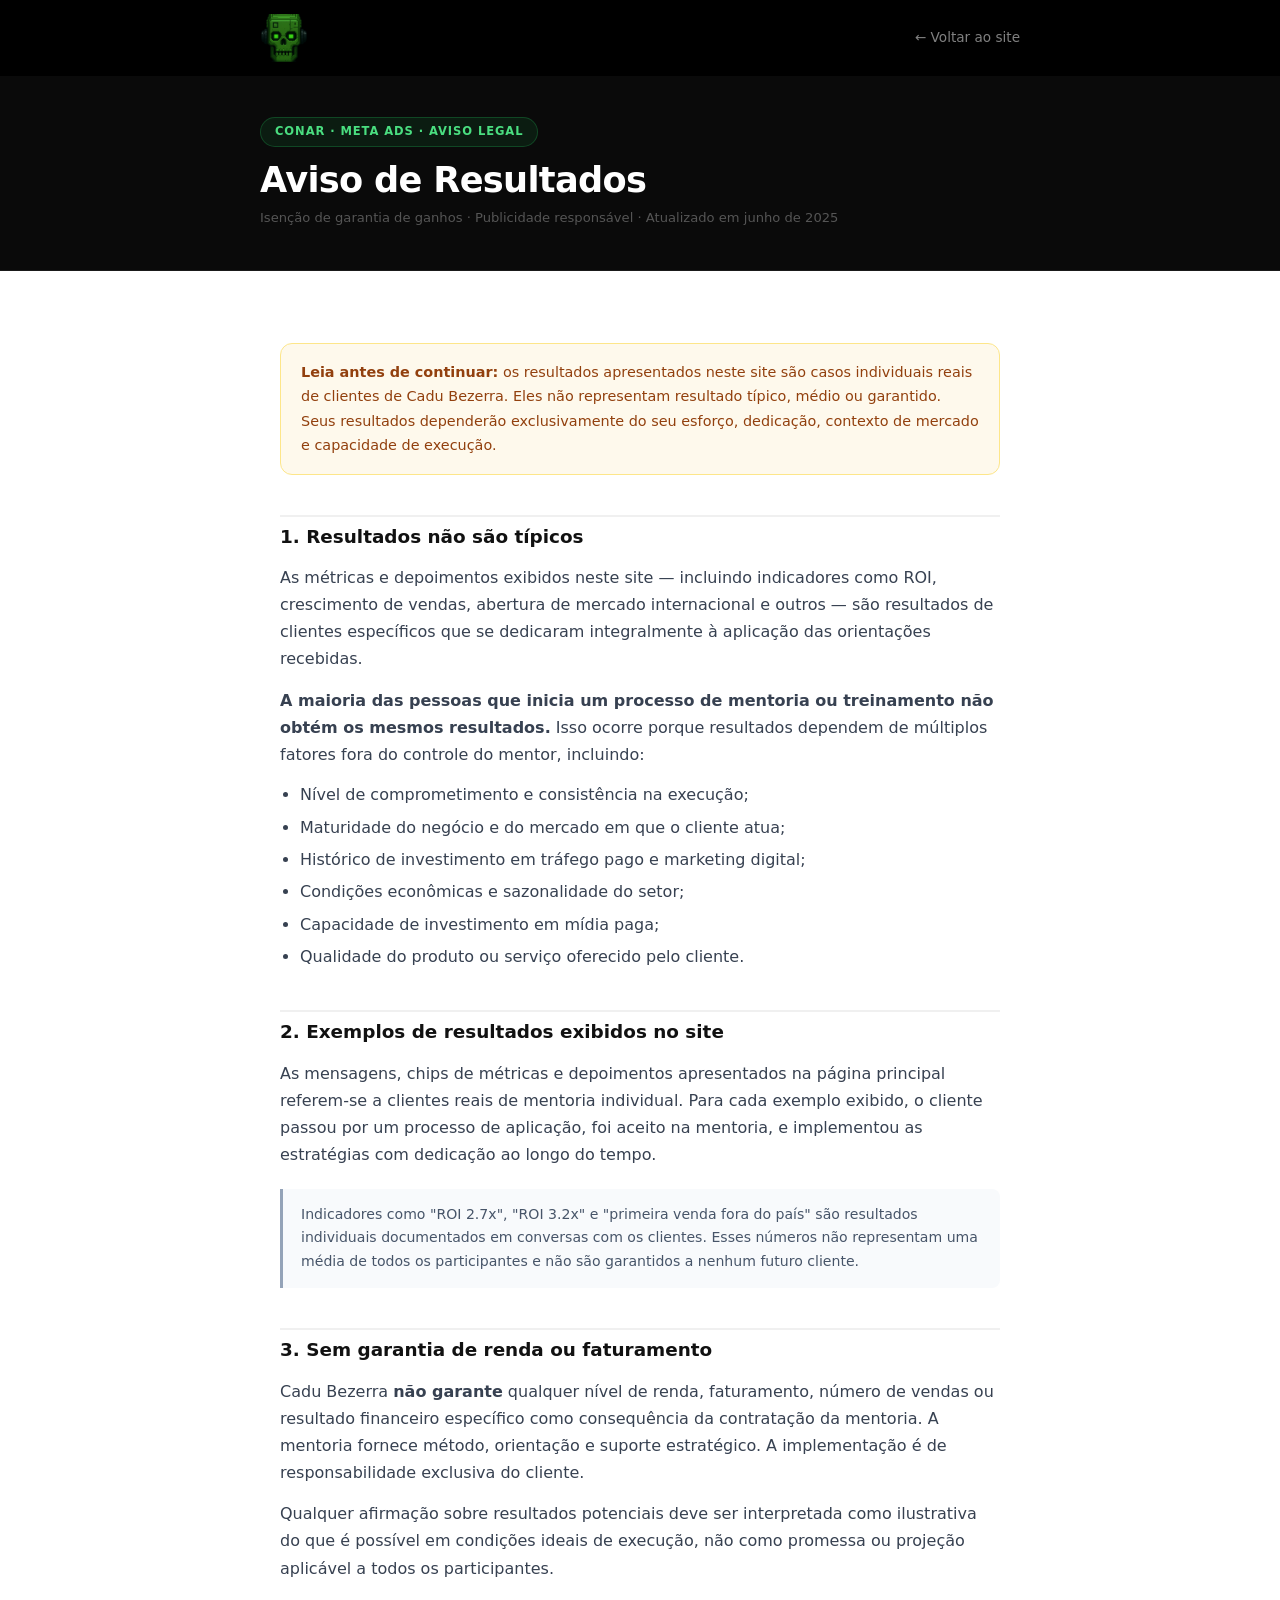
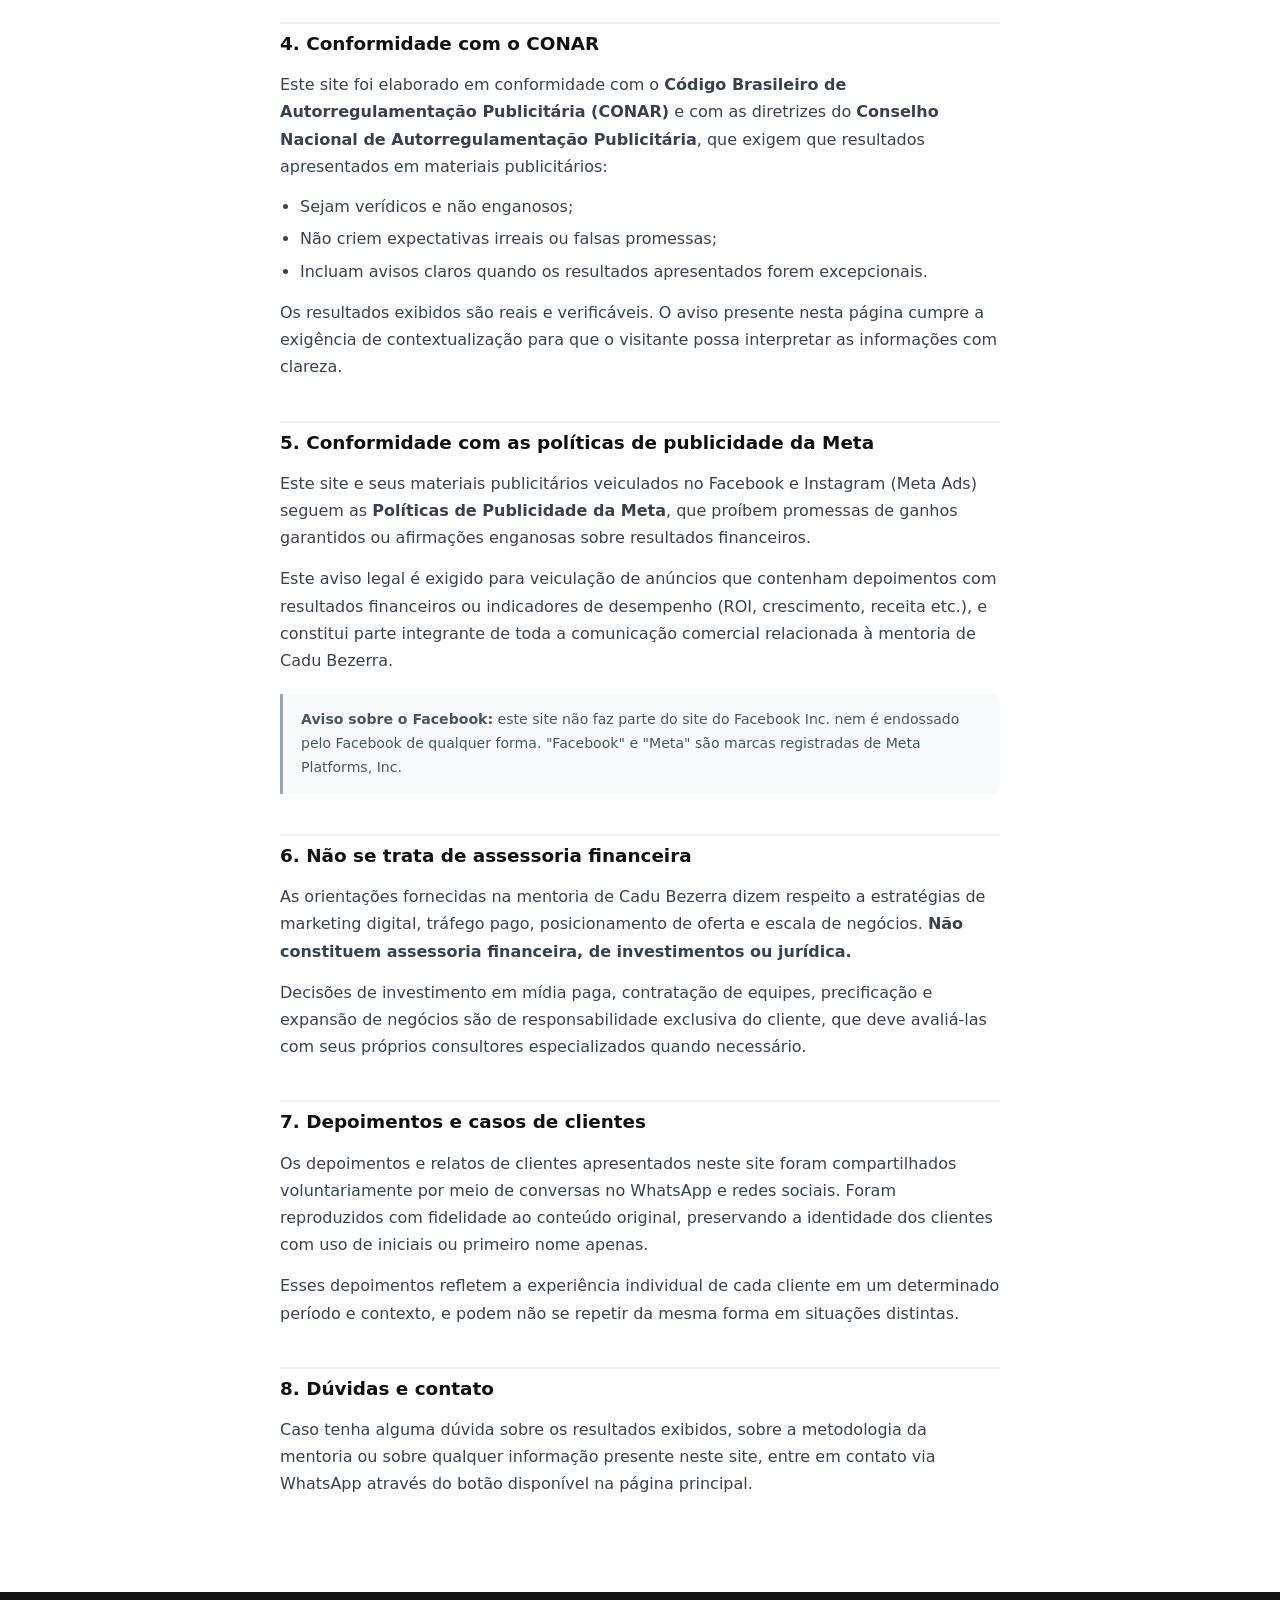
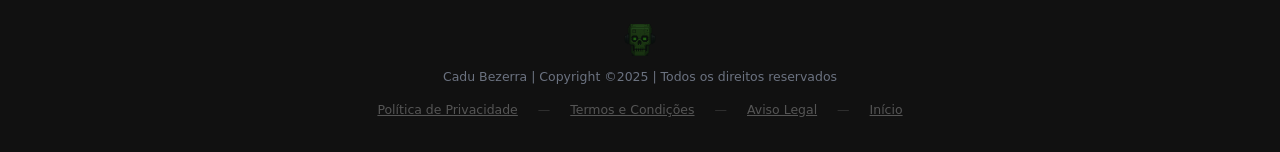
<file: disclaimer.html>
<!DOCTYPE html>
<html lang="pt-BR">
<head>
  <meta charset="utf-8"/>
  <meta name="viewport" content="width=device-width, initial-scale=1"/>
  <meta http-equiv="Cache-Control" content="no-cache, no-store, must-revalidate"/>
  <meta name="robots" content="noindex"/>
  <title>Aviso Legal — Resultados | Cadu Bezerra</title>
  <link rel="shortcut icon" href="cadudoblack-favicon.png"/>
  <style>
    *{box-sizing:border-box;margin:0;padding:0;}
    html{scroll-behavior:smooth;}
    body{font-family:-apple-system,BlinkMacSystemFont,'Segoe UI',system-ui,sans-serif;background:#fff;color:#111;font-size:16px;line-height:1.7;}
    a{color:#15803d;text-decoration:underline;}
    a:hover{color:#22c55e;}

    header{background:#000;padding:14px 20px;}
    .header-inner{max-width:760px;margin:0 auto;display:flex;align-items:center;gap:14px;}
    .header-logo{height:48px;width:48px;object-fit:contain;}
    .header-back{color:rgba(255,255,255,.5);font-size:.85rem;text-decoration:none;display:flex;align-items:center;gap:6px;margin-left:auto;transition:color .2s;}
    .header-back:hover{color:#22c55e;}

    .page-hero{background:#0a0a0a;border-bottom:1px solid #1a1a1a;padding:40px 20px;}
    .page-hero-inner{max-width:760px;margin:0 auto;}
    .page-tag{display:inline-block;background:rgba(34,197,94,.1);border:1px solid rgba(34,197,94,.25);border-radius:100px;padding:4px 14px;font-size:.72rem;font-weight:700;color:#4ade80;letter-spacing:.08em;text-transform:uppercase;margin-bottom:14px;}
    .page-title{font-size:clamp(1.6rem,4vw,2.2rem);font-weight:900;color:#fff;letter-spacing:-.02em;line-height:1.1;margin-bottom:8px;}
    .page-meta{font-size:.82rem;color:#555;}

    .content{max-width:760px;margin:0 auto;padding:52px 20px 80px;}
    .content h2{font-size:1.15rem;font-weight:800;color:#111;margin:40px 0 12px;padding-top:4px;border-top:2px solid #f0f0f0;}
    .content h2:first-child{border-top:none;margin-top:0;}
    .content p{color:#374151;margin-bottom:14px;}
    .content ul{color:#374151;padding-left:20px;margin-bottom:14px;display:flex;flex-direction:column;gap:6px;}
    .content li{line-height:1.65;}
    .content .highlight{background:#f0fdf4;border:1px solid #bbf7d0;border-radius:12px;padding:16px 20px;margin:20px 0;}
    .content .highlight p{margin:0;color:#166534;font-weight:600;}
    .content .warn{background:#fef9ec;border:1px solid #fde68a;border-radius:12px;padding:16px 20px;margin:20px 0;}
    .content .warn p{margin:0;color:#92400e;font-size:.9rem;}
    .content .note{background:#f8fafc;border-left:3px solid #94a3b8;border-radius:0 8px 8px 0;padding:14px 18px;margin:20px 0;}
    .content .note p{margin:0;color:#475569;font-size:.88rem;}

    footer{background:#111;color:#6b7280;padding:32px 20px;font-size:.78rem;text-align:center;}
    footer a{color:#555;text-decoration:underline;}
    footer a:hover{color:#9ca3af;}
    .footer-inner{max-width:760px;margin:0 auto;}
    .footer-links{display:flex;justify-content:center;gap:20px;margin-top:12px;flex-wrap:wrap;}

    @media(max-width:640px){
      .content{padding:36px 16px 60px;}
      .page-hero{padding:28px 16px;}
    }
  </style>
</head>
<body>

<header>
  <div class="header-inner">
    <img src="images/design-mode/logo.png" alt="Logo Cadu Bezerra" class="header-logo"/>
    <a href="index.html" class="header-back">← Voltar ao site</a>
  </div>
</header>

<div class="page-hero">
  <div class="page-hero-inner">
    <span class="page-tag">CONAR · Meta Ads · Aviso Legal</span>
    <h1 class="page-title">Aviso de Resultados</h1>
    <p class="page-meta">Isenção de garantia de ganhos · Publicidade responsável · Atualizado em junho de 2025</p>
  </div>
</div>

<div class="content">

  <div class="warn">
    <p><strong>Leia antes de continuar:</strong> os resultados apresentados neste site são casos individuais reais de clientes de Cadu Bezerra. Eles não representam resultado típico, médio ou garantido. Seus resultados dependerão exclusivamente do seu esforço, dedicação, contexto de mercado e capacidade de execução.</p>
  </div>

  <h2>1. Resultados não são típicos</h2>
  <p>As métricas e depoimentos exibidos neste site — incluindo indicadores como ROI, crescimento de vendas, abertura de mercado internacional e outros — são resultados de clientes específicos que se dedicaram integralmente à aplicação das orientações recebidas.</p>
  <p><strong>A maioria das pessoas que inicia um processo de mentoria ou treinamento não obtém os mesmos resultados.</strong> Isso ocorre porque resultados dependem de múltiplos fatores fora do controle do mentor, incluindo:</p>
  <ul>
    <li>Nível de comprometimento e consistência na execução;</li>
    <li>Maturidade do negócio e do mercado em que o cliente atua;</li>
    <li>Histórico de investimento em tráfego pago e marketing digital;</li>
    <li>Condições econômicas e sazonalidade do setor;</li>
    <li>Capacidade de investimento em mídia paga;</li>
    <li>Qualidade do produto ou serviço oferecido pelo cliente.</li>
  </ul>

  <h2>2. Exemplos de resultados exibidos no site</h2>
  <p>As mensagens, chips de métricas e depoimentos apresentados na página principal referem-se a clientes reais de mentoria individual. Para cada exemplo exibido, o cliente passou por um processo de aplicação, foi aceito na mentoria, e implementou as estratégias com dedicação ao longo do tempo.</p>
  <div class="note">
    <p>Indicadores como "ROI 2.7x", "ROI 3.2x" e "primeira venda fora do país" são resultados individuais documentados em conversas com os clientes. Esses números não representam uma média de todos os participantes e não são garantidos a nenhum futuro cliente.</p>
  </div>

  <h2>3. Sem garantia de renda ou faturamento</h2>
  <p>Cadu Bezerra <strong>não garante</strong> qualquer nível de renda, faturamento, número de vendas ou resultado financeiro específico como consequência da contratação da mentoria. A mentoria fornece método, orientação e suporte estratégico. A implementação é de responsabilidade exclusiva do cliente.</p>
  <p>Qualquer afirmação sobre resultados potenciais deve ser interpretada como ilustrativa do que é possível em condições ideais de execução, não como promessa ou projeção aplicável a todos os participantes.</p>

  <h2>4. Conformidade com o CONAR</h2>
  <p>Este site foi elaborado em conformidade com o <strong>Código Brasileiro de Autorregulamentação Publicitária (CONAR)</strong> e com as diretrizes do <strong>Conselho Nacional de Autorregulamentação Publicitária</strong>, que exigem que resultados apresentados em materiais publicitários:</p>
  <ul>
    <li>Sejam verídicos e não enganosos;</li>
    <li>Não criem expectativas irreais ou falsas promessas;</li>
    <li>Incluam avisos claros quando os resultados apresentados forem excepcionais.</li>
  </ul>
  <p>Os resultados exibidos são reais e verificáveis. O aviso presente nesta página cumpre a exigência de contextualização para que o visitante possa interpretar as informações com clareza.</p>

  <h2>5. Conformidade com as políticas de publicidade da Meta</h2>
  <p>Este site e seus materiais publicitários veiculados no Facebook e Instagram (Meta Ads) seguem as <strong>Políticas de Publicidade da Meta</strong>, que proíbem promessas de ganhos garantidos ou afirmações enganosas sobre resultados financeiros.</p>
  <p>Este aviso legal é exigido para veiculação de anúncios que contenham depoimentos com resultados financeiros ou indicadores de desempenho (ROI, crescimento, receita etc.), e constitui parte integrante de toda a comunicação comercial relacionada à mentoria de Cadu Bezerra.</p>

  <div class="note">
    <p><strong>Aviso sobre o Facebook:</strong> este site não faz parte do site do Facebook Inc. nem é endossado pelo Facebook de qualquer forma. "Facebook" e "Meta" são marcas registradas de Meta Platforms, Inc.</p>
  </div>

  <h2>6. Não se trata de assessoria financeira</h2>
  <p>As orientações fornecidas na mentoria de Cadu Bezerra dizem respeito a estratégias de marketing digital, tráfego pago, posicionamento de oferta e escala de negócios. <strong>Não constituem assessoria financeira, de investimentos ou jurídica.</strong></p>
  <p>Decisões de investimento em mídia paga, contratação de equipes, precificação e expansão de negócios são de responsabilidade exclusiva do cliente, que deve avaliá-las com seus próprios consultores especializados quando necessário.</p>

  <h2>7. Depoimentos e casos de clientes</h2>
  <p>Os depoimentos e relatos de clientes apresentados neste site foram compartilhados voluntariamente por meio de conversas no WhatsApp e redes sociais. Foram reproduzidos com fidelidade ao conteúdo original, preservando a identidade dos clientes com uso de iniciais ou primeiro nome apenas.</p>
  <p>Esses depoimentos refletem a experiência individual de cada cliente em um determinado período e contexto, e podem não se repetir da mesma forma em situações distintas.</p>

  <h2>8. Dúvidas e contato</h2>
  <p>Caso tenha alguma dúvida sobre os resultados exibidos, sobre a metodologia da mentoria ou sobre qualquer informação presente neste site, entre em contato via WhatsApp através do botão disponível na página principal.</p>

</div>

<footer>
  <div class="footer-inner">
    <img src="images/design-mode/logo.png" alt="Logo" style="width:32px;height:32px;object-fit:contain;margin:0 auto 10px;display:block;opacity:.4;"/>
    <p>Cadu Bezerra | Copyright ©2025 | Todos os direitos reservados</p>
    <div class="footer-links">
      <a href="privacidade.html">Política de Privacidade</a>
      <span style="color:#333;">—</span>
      <a href="termos.html">Termos e Condições</a>
      <span style="color:#333;">—</span>
      <a href="disclaimer.html">Aviso Legal</a>
      <span style="color:#333;">—</span>
      <a href="index.html">Início</a>
    </div>
  </div>
</footer>

</body>
</html>
</file>
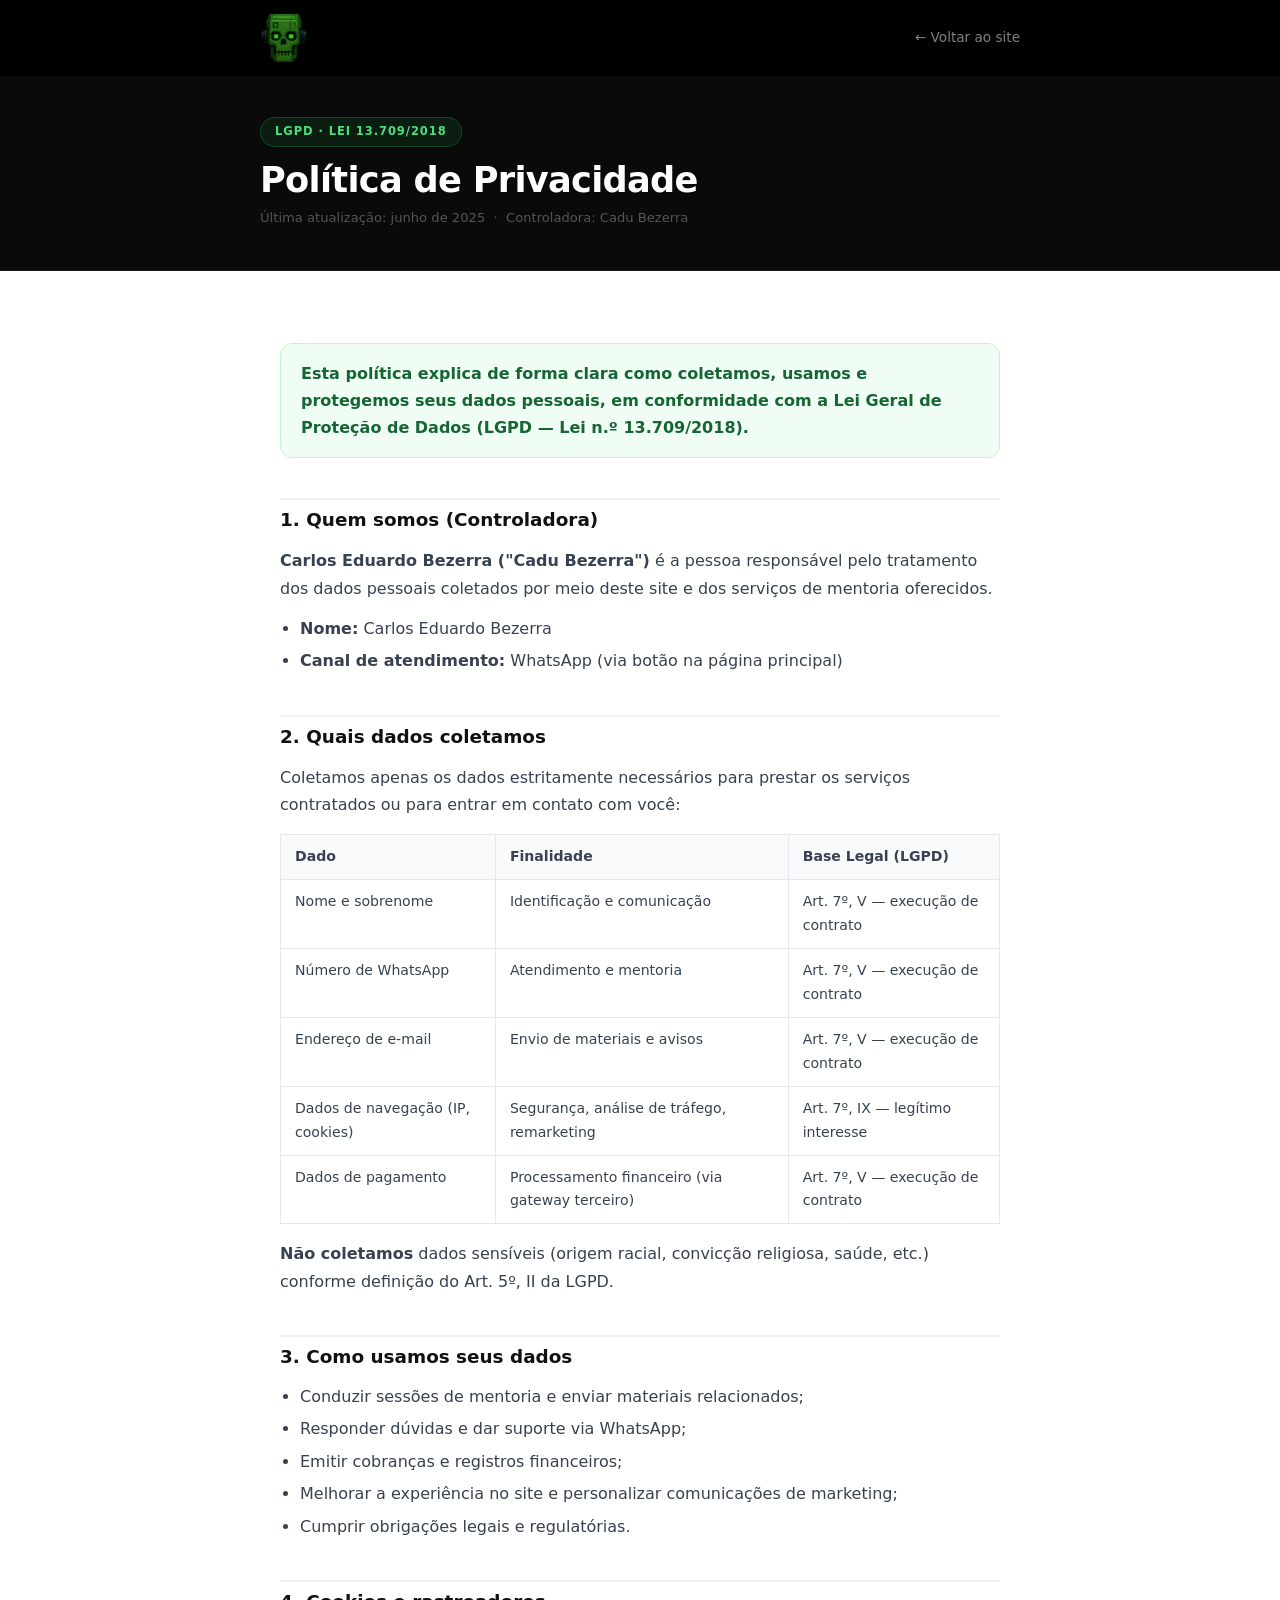
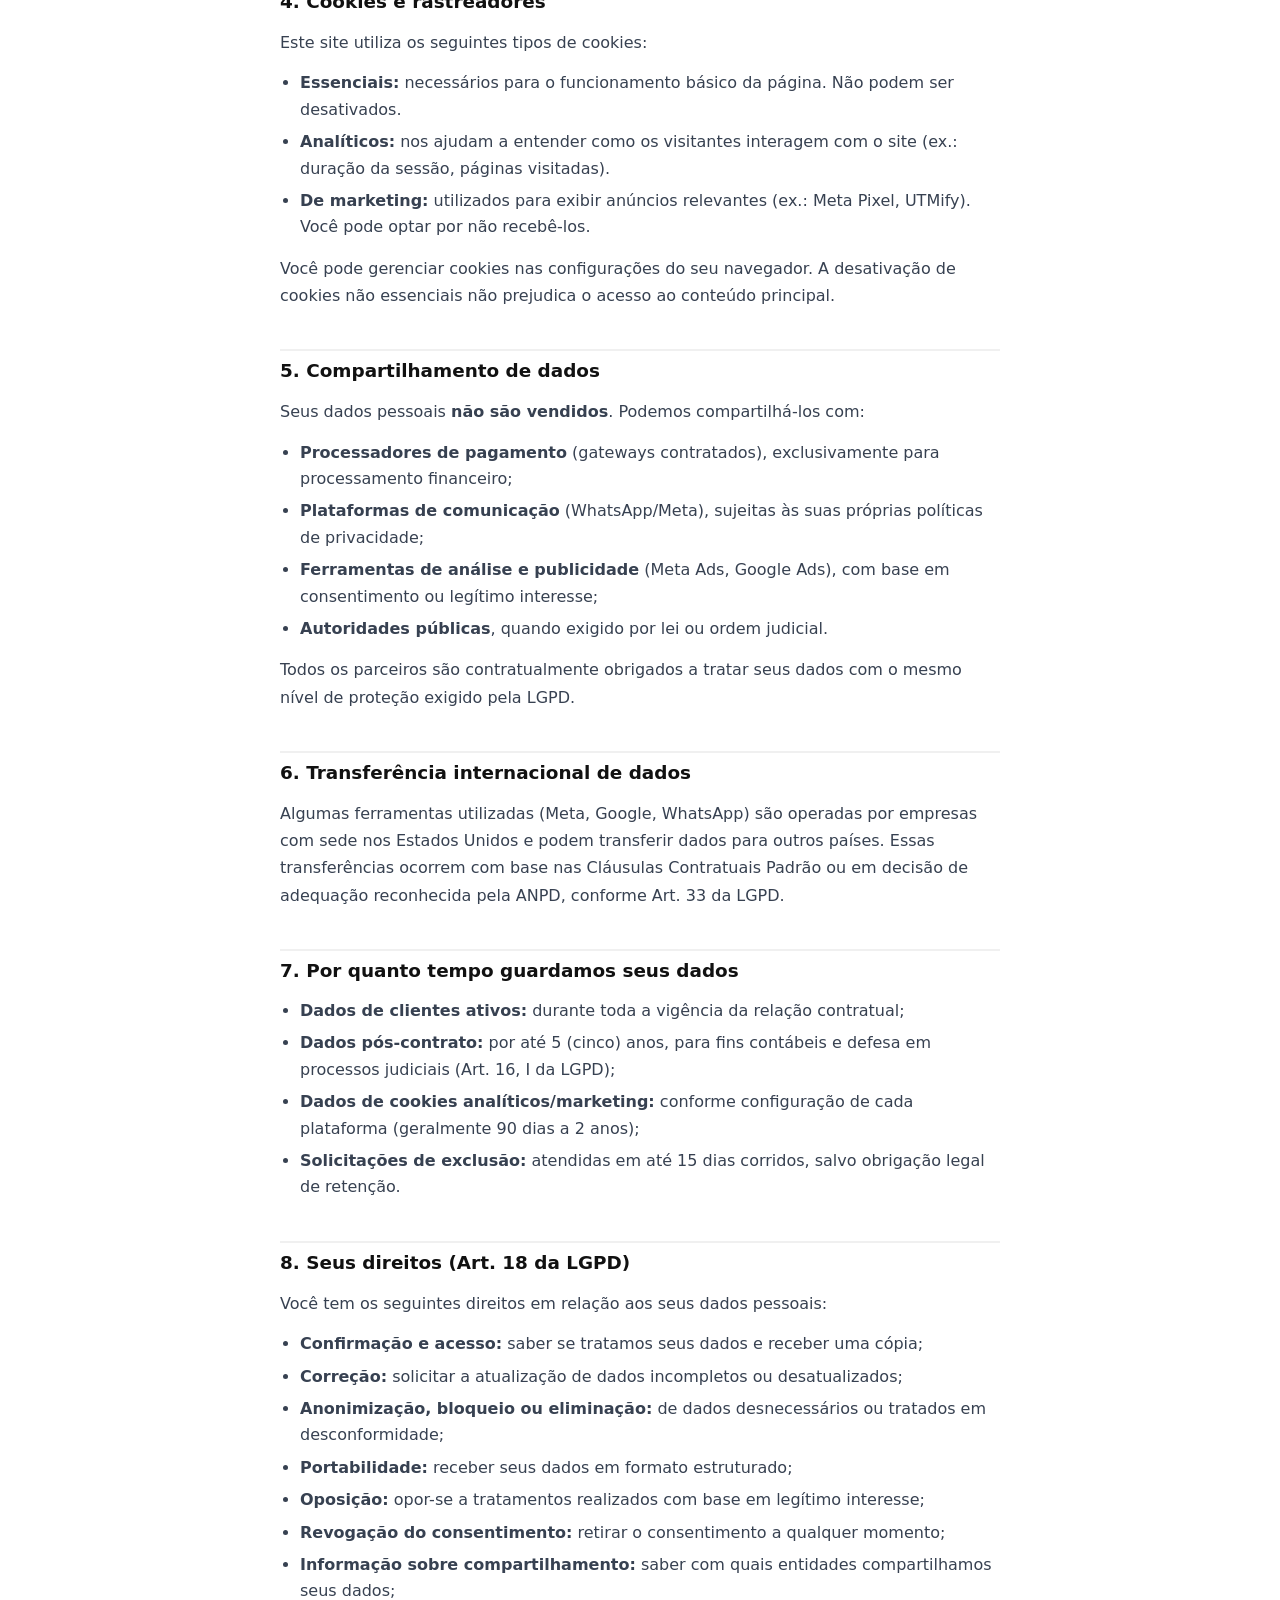
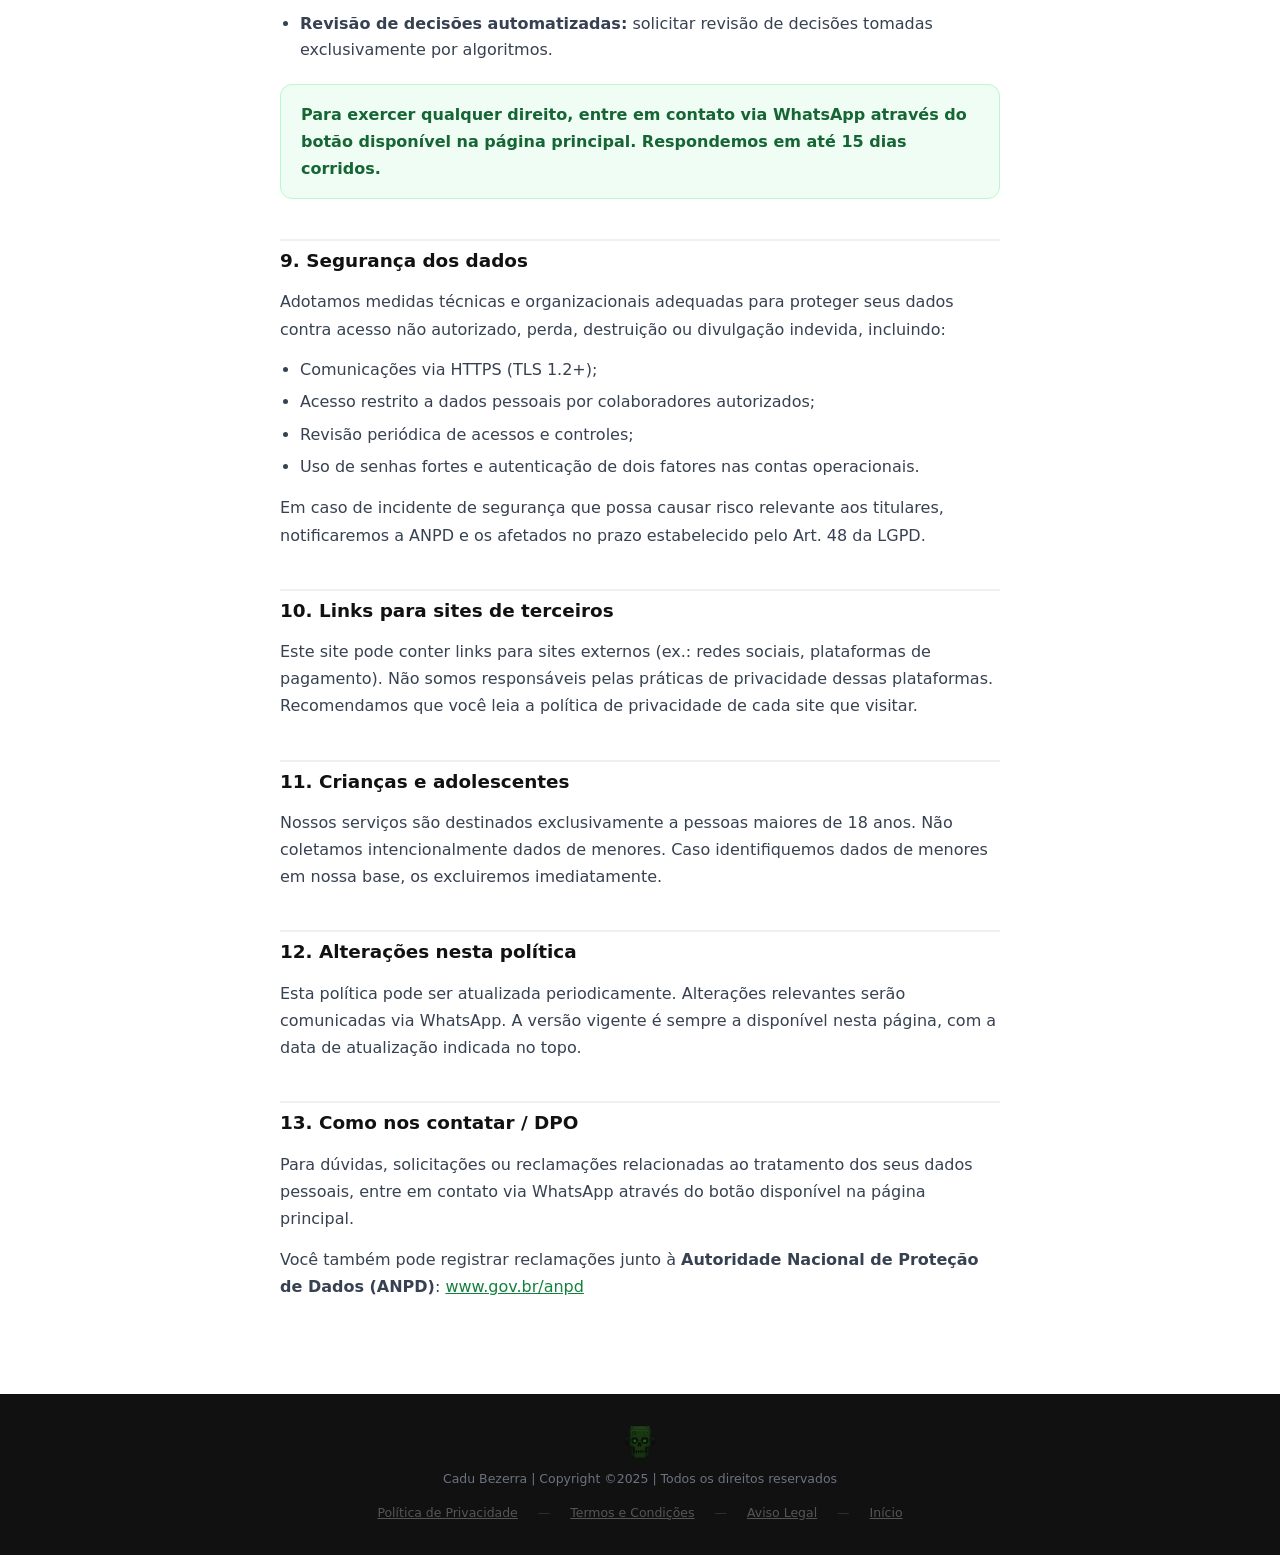
<file: privacidade.html>
<!DOCTYPE html>
<html lang="pt-BR">
<head>
  <meta charset="utf-8"/>
  <meta name="viewport" content="width=device-width, initial-scale=1"/>
  <meta http-equiv="Cache-Control" content="no-cache, no-store, must-revalidate"/>
  <meta name="robots" content="noindex"/>
  <title>Política de Privacidade | Cadu Bezerra</title>
  <link rel="shortcut icon" href="cadudoblack-favicon.png"/>
  <style>
    *{box-sizing:border-box;margin:0;padding:0;}
    html{scroll-behavior:smooth;}
    body{font-family:-apple-system,BlinkMacSystemFont,'Segoe UI',system-ui,sans-serif;background:#fff;color:#111;font-size:16px;line-height:1.7;}
    a{color:#15803d;text-decoration:underline;}
    a:hover{color:#22c55e;}

    /* HEADER */
    header{background:#000;padding:14px 20px;}
    .header-inner{max-width:760px;margin:0 auto;display:flex;align-items:center;gap:14px;}
    .header-logo{height:48px;width:48px;object-fit:contain;}
    .header-back{color:rgba(255,255,255,.5);font-size:.85rem;text-decoration:none;display:flex;align-items:center;gap:6px;margin-left:auto;transition:color .2s;}
    .header-back:hover{color:#22c55e;}

    /* HERO STRIP */
    .page-hero{background:#0a0a0a;border-bottom:1px solid #1a1a1a;padding:40px 20px;}
    .page-hero-inner{max-width:760px;margin:0 auto;}
    .page-tag{display:inline-block;background:rgba(34,197,94,.1);border:1px solid rgba(34,197,94,.25);border-radius:100px;padding:4px 14px;font-size:.72rem;font-weight:700;color:#4ade80;letter-spacing:.08em;text-transform:uppercase;margin-bottom:14px;}
    .page-title{font-size:clamp(1.6rem,4vw,2.2rem);font-weight:900;color:#fff;letter-spacing:-.02em;line-height:1.1;margin-bottom:8px;}
    .page-meta{font-size:.82rem;color:#555;}

    /* CONTENT */
    .content{max-width:760px;margin:0 auto;padding:52px 20px 80px;}
    .content h2{font-size:1.15rem;font-weight:800;color:#111;margin:40px 0 12px;padding-top:4px;border-top:2px solid #f0f0f0;}
    .content h2:first-child{border-top:none;margin-top:0;}
    .content h3{font-size:1rem;font-weight:700;color:#111;margin:24px 0 8px;}
    .content p{color:#374151;margin-bottom:14px;}
    .content ul{color:#374151;padding-left:20px;margin-bottom:14px;display:flex;flex-direction:column;gap:6px;}
    .content li{line-height:1.65;}
    .content .highlight{background:#f0fdf4;border:1px solid #bbf7d0;border-radius:12px;padding:16px 20px;margin:20px 0;}
    .content .highlight p{margin:0;color:#166534;font-weight:600;}
    .content .warn{background:#fef2f2;border:1px solid #fecaca;border-radius:12px;padding:16px 20px;margin:20px 0;}
    .content .warn p{margin:0;color:#991b1b;}
    .content table{width:100%;border-collapse:collapse;margin:16px 0;}
    .content th{background:#f9fafb;border:1px solid #e5e7eb;padding:10px 14px;text-align:left;font-size:.88rem;font-weight:700;color:#374151;}
    .content td{border:1px solid #e5e7eb;padding:10px 14px;font-size:.88rem;color:#374151;vertical-align:top;}

    /* FOOTER */
    footer{background:#111;color:#6b7280;padding:32px 20px;font-size:.78rem;text-align:center;}
    footer a{color:#555;text-decoration:underline;}
    footer a:hover{color:#9ca3af;}
    .footer-inner{max-width:760px;margin:0 auto;}
    .footer-links{display:flex;justify-content:center;gap:20px;margin-top:12px;flex-wrap:wrap;}

    @media(max-width:640px){
      .content{padding:36px 16px 60px;}
      .page-hero{padding:28px 16px;}
    }
  </style>
</head>
<body>

<header>
  <div class="header-inner">
    <img src="images/design-mode/logo.png" alt="Logo Cadu Bezerra" class="header-logo"/>
    <a href="index.html" class="header-back">← Voltar ao site</a>
  </div>
</header>

<div class="page-hero">
  <div class="page-hero-inner">
    <span class="page-tag">LGPD · Lei 13.709/2018</span>
    <h1 class="page-title">Política de Privacidade</h1>
    <p class="page-meta">Última atualização: junho de 2025 &nbsp;·&nbsp; Controladora: Cadu Bezerra</p>
  </div>
</div>

<div class="content">

  <div class="highlight">
    <p>Esta política explica de forma clara como coletamos, usamos e protegemos seus dados pessoais, em conformidade com a Lei Geral de Proteção de Dados (LGPD — Lei n.º 13.709/2018).</p>
  </div>

  <h2>1. Quem somos (Controladora)</h2>
  <p><strong>Carlos Eduardo Bezerra ("Cadu Bezerra")</strong> é a pessoa responsável pelo tratamento dos dados pessoais coletados por meio deste site e dos serviços de mentoria oferecidos.</p>
  <ul>
    <li><strong>Nome:</strong> Carlos Eduardo Bezerra</li>
    <li><strong>Canal de atendimento:</strong> WhatsApp (via botão na página principal)</li>
  </ul>

  <h2>2. Quais dados coletamos</h2>
  <p>Coletamos apenas os dados estritamente necessários para prestar os serviços contratados ou para entrar em contato com você:</p>
  <table>
    <thead>
      <tr><th>Dado</th><th>Finalidade</th><th>Base Legal (LGPD)</th></tr>
    </thead>
    <tbody>
      <tr><td>Nome e sobrenome</td><td>Identificação e comunicação</td><td>Art. 7º, V — execução de contrato</td></tr>
      <tr><td>Número de WhatsApp</td><td>Atendimento e mentoria</td><td>Art. 7º, V — execução de contrato</td></tr>
      <tr><td>Endereço de e-mail</td><td>Envio de materiais e avisos</td><td>Art. 7º, V — execução de contrato</td></tr>
      <tr><td>Dados de navegação (IP, cookies)</td><td>Segurança, análise de tráfego, remarketing</td><td>Art. 7º, IX — legítimo interesse</td></tr>
      <tr><td>Dados de pagamento</td><td>Processamento financeiro (via gateway terceiro)</td><td>Art. 7º, V — execução de contrato</td></tr>
    </tbody>
  </table>
  <p><strong>Não coletamos</strong> dados sensíveis (origem racial, convicção religiosa, saúde, etc.) conforme definição do Art. 5º, II da LGPD.</p>

  <h2>3. Como usamos seus dados</h2>
  <ul>
    <li>Conduzir sessões de mentoria e enviar materiais relacionados;</li>
    <li>Responder dúvidas e dar suporte via WhatsApp;</li>
    <li>Emitir cobranças e registros financeiros;</li>
    <li>Melhorar a experiência no site e personalizar comunicações de marketing;</li>
    <li>Cumprir obrigações legais e regulatórias.</li>
  </ul>

  <h2>4. Cookies e rastreadores</h2>
  <p>Este site utiliza os seguintes tipos de cookies:</p>
  <ul>
    <li><strong>Essenciais:</strong> necessários para o funcionamento básico da página. Não podem ser desativados.</li>
    <li><strong>Analíticos:</strong> nos ajudam a entender como os visitantes interagem com o site (ex.: duração da sessão, páginas visitadas).</li>
    <li><strong>De marketing:</strong> utilizados para exibir anúncios relevantes (ex.: Meta Pixel, UTMify). Você pode optar por não recebê-los.</li>
  </ul>
  <p>Você pode gerenciar cookies nas configurações do seu navegador. A desativação de cookies não essenciais não prejudica o acesso ao conteúdo principal.</p>

  <h2>5. Compartilhamento de dados</h2>
  <p>Seus dados pessoais <strong>não são vendidos</strong>. Podemos compartilhá-los com:</p>
  <ul>
    <li><strong>Processadores de pagamento</strong> (gateways contratados), exclusivamente para processamento financeiro;</li>
    <li><strong>Plataformas de comunicação</strong> (WhatsApp/Meta), sujeitas às suas próprias políticas de privacidade;</li>
    <li><strong>Ferramentas de análise e publicidade</strong> (Meta Ads, Google Ads), com base em consentimento ou legítimo interesse;</li>
    <li><strong>Autoridades públicas</strong>, quando exigido por lei ou ordem judicial.</li>
  </ul>
  <p>Todos os parceiros são contratualmente obrigados a tratar seus dados com o mesmo nível de proteção exigido pela LGPD.</p>

  <h2>6. Transferência internacional de dados</h2>
  <p>Algumas ferramentas utilizadas (Meta, Google, WhatsApp) são operadas por empresas com sede nos Estados Unidos e podem transferir dados para outros países. Essas transferências ocorrem com base nas Cláusulas Contratuais Padrão ou em decisão de adequação reconhecida pela ANPD, conforme Art. 33 da LGPD.</p>

  <h2>7. Por quanto tempo guardamos seus dados</h2>
  <ul>
    <li><strong>Dados de clientes ativos:</strong> durante toda a vigência da relação contratual;</li>
    <li><strong>Dados pós-contrato:</strong> por até 5 (cinco) anos, para fins contábeis e defesa em processos judiciais (Art. 16, I da LGPD);</li>
    <li><strong>Dados de cookies analíticos/marketing:</strong> conforme configuração de cada plataforma (geralmente 90 dias a 2 anos);</li>
    <li><strong>Solicitações de exclusão:</strong> atendidas em até 15 dias corridos, salvo obrigação legal de retenção.</li>
  </ul>

  <h2>8. Seus direitos (Art. 18 da LGPD)</h2>
  <p>Você tem os seguintes direitos em relação aos seus dados pessoais:</p>
  <ul>
    <li><strong>Confirmação e acesso:</strong> saber se tratamos seus dados e receber uma cópia;</li>
    <li><strong>Correção:</strong> solicitar a atualização de dados incompletos ou desatualizados;</li>
    <li><strong>Anonimização, bloqueio ou eliminação:</strong> de dados desnecessários ou tratados em desconformidade;</li>
    <li><strong>Portabilidade:</strong> receber seus dados em formato estruturado;</li>
    <li><strong>Oposição:</strong> opor-se a tratamentos realizados com base em legítimo interesse;</li>
    <li><strong>Revogação do consentimento:</strong> retirar o consentimento a qualquer momento;</li>
    <li><strong>Informação sobre compartilhamento:</strong> saber com quais entidades compartilhamos seus dados;</li>
    <li><strong>Revisão de decisões automatizadas:</strong> solicitar revisão de decisões tomadas exclusivamente por algoritmos.</li>
  </ul>
  <div class="highlight">
    <p>Para exercer qualquer direito, entre em contato via WhatsApp através do botão disponível na página principal. Respondemos em até 15 dias corridos.</p>
  </div>

  <h2>9. Segurança dos dados</h2>
  <p>Adotamos medidas técnicas e organizacionais adequadas para proteger seus dados contra acesso não autorizado, perda, destruição ou divulgação indevida, incluindo:</p>
  <ul>
    <li>Comunicações via HTTPS (TLS 1.2+);</li>
    <li>Acesso restrito a dados pessoais por colaboradores autorizados;</li>
    <li>Revisão periódica de acessos e controles;</li>
    <li>Uso de senhas fortes e autenticação de dois fatores nas contas operacionais.</li>
  </ul>
  <p>Em caso de incidente de segurança que possa causar risco relevante aos titulares, notificaremos a ANPD e os afetados no prazo estabelecido pelo Art. 48 da LGPD.</p>

  <h2>10. Links para sites de terceiros</h2>
  <p>Este site pode conter links para sites externos (ex.: redes sociais, plataformas de pagamento). Não somos responsáveis pelas práticas de privacidade dessas plataformas. Recomendamos que você leia a política de privacidade de cada site que visitar.</p>

  <h2>11. Crianças e adolescentes</h2>
  <p>Nossos serviços são destinados exclusivamente a pessoas maiores de 18 anos. Não coletamos intencionalmente dados de menores. Caso identifiquemos dados de menores em nossa base, os excluiremos imediatamente.</p>

  <h2>12. Alterações nesta política</h2>
  <p>Esta política pode ser atualizada periodicamente. Alterações relevantes serão comunicadas via WhatsApp. A versão vigente é sempre a disponível nesta página, com a data de atualização indicada no topo.</p>

  <h2>13. Como nos contatar / DPO</h2>
  <p>Para dúvidas, solicitações ou reclamações relacionadas ao tratamento dos seus dados pessoais, entre em contato via WhatsApp através do botão disponível na página principal.</p>
  <p>Você também pode registrar reclamações junto à <strong>Autoridade Nacional de Proteção de Dados (ANPD)</strong>: <a href="https://www.gov.br/anpd" target="_blank" rel="noopener">www.gov.br/anpd</a></p>

</div>

<footer>
  <div class="footer-inner">
    <img src="images/design-mode/logo.png" alt="Logo" style="width:32px;height:32px;object-fit:contain;margin:0 auto 10px;display:block;opacity:.4;"/>
    <p>Cadu Bezerra | Copyright ©2025 | Todos os direitos reservados</p>
    <div class="footer-links">
      <a href="privacidade.html">Política de Privacidade</a>
      <span style="color:#333;">—</span>
      <a href="termos.html">Termos e Condições</a>
      <span style="color:#333;">—</span>
      <a href="disclaimer.html">Aviso Legal</a>
      <span style="color:#333;">—</span>
      <a href="index.html">Início</a>
    </div>
  </div>
</footer>

</body>
</html>
</file>
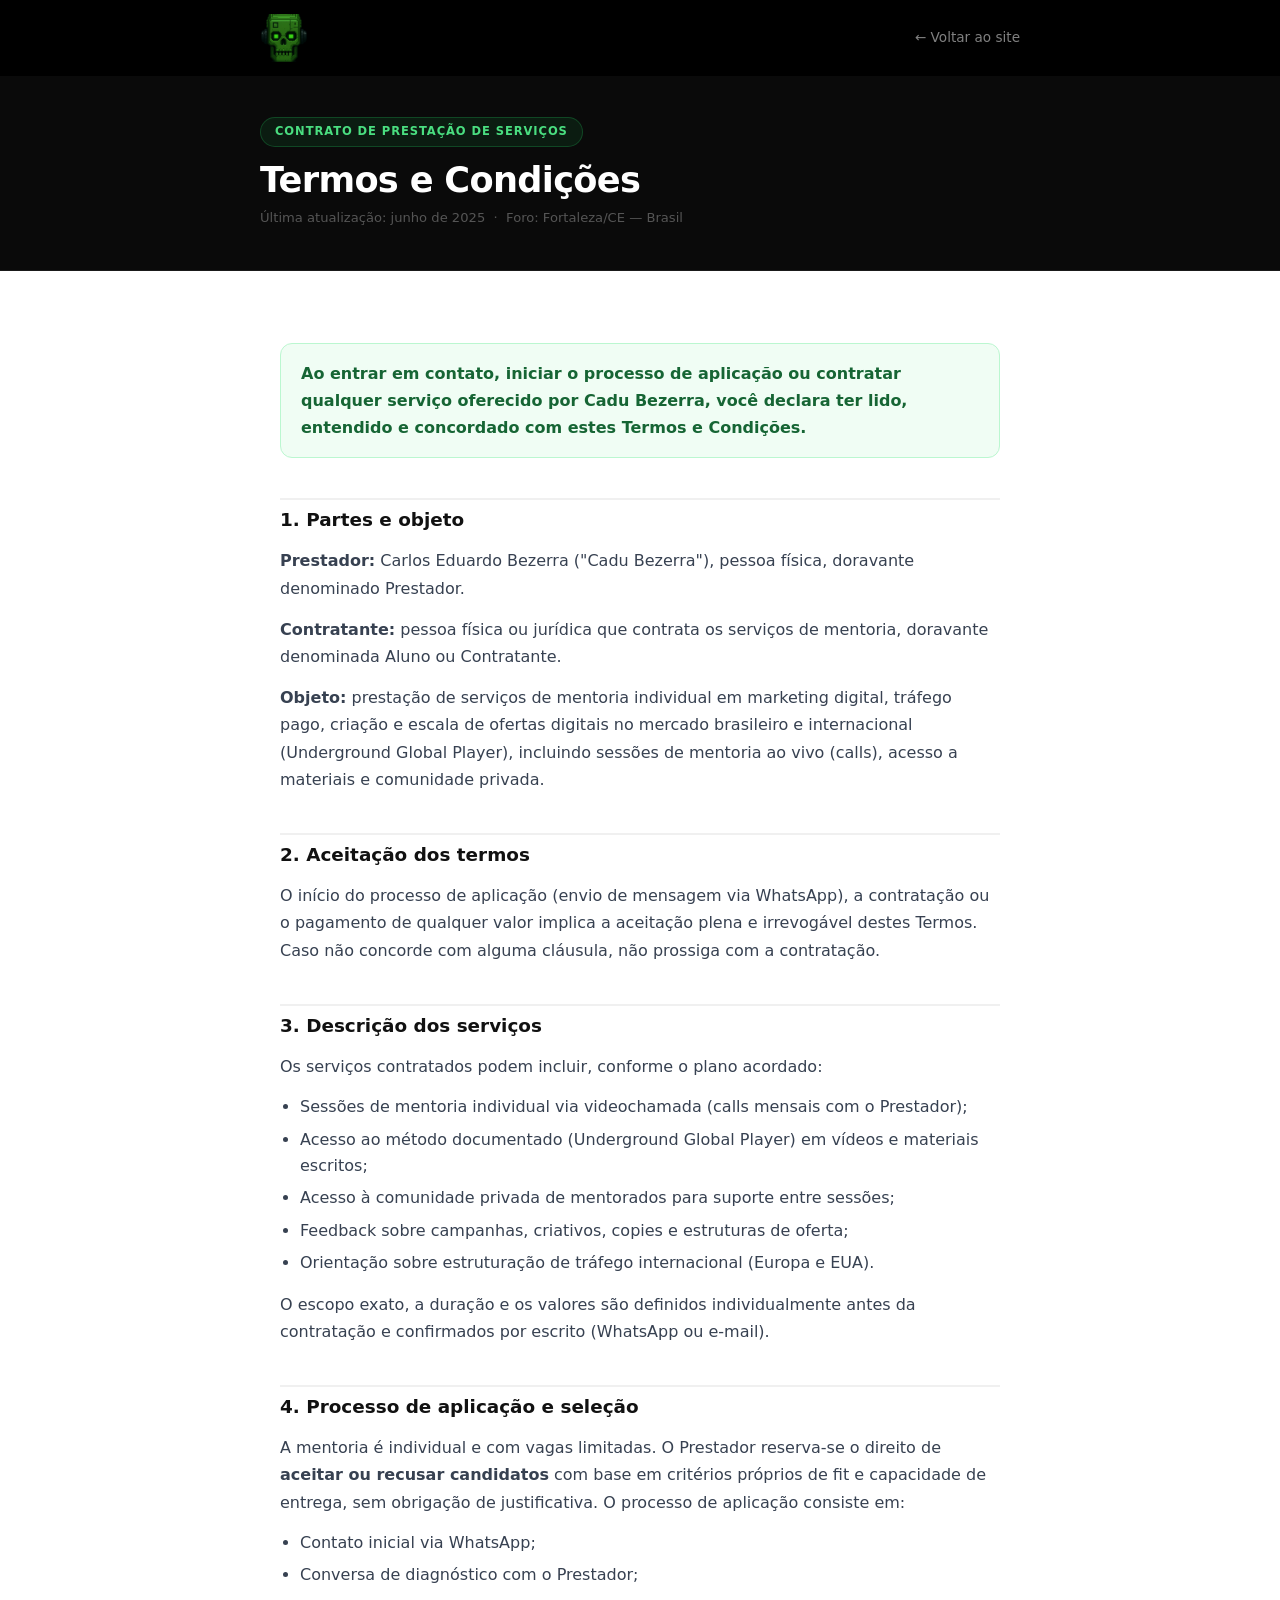
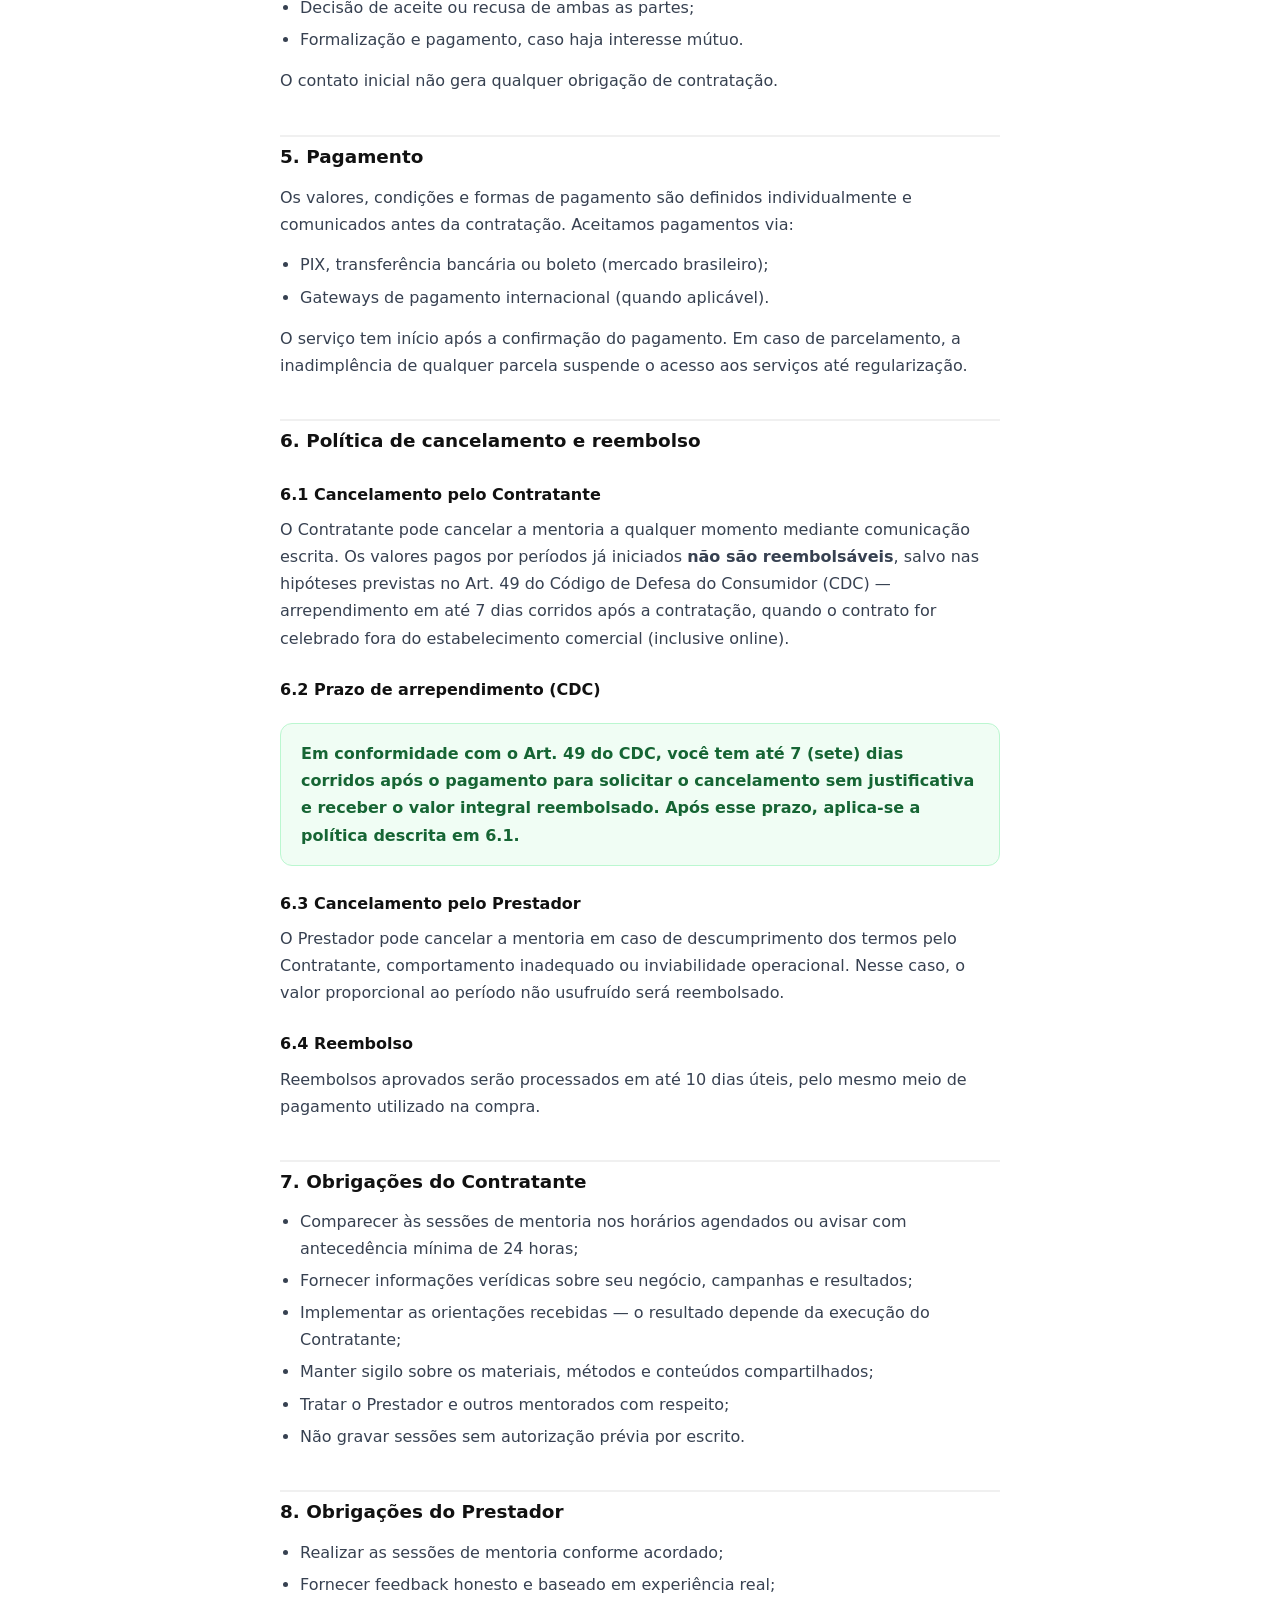
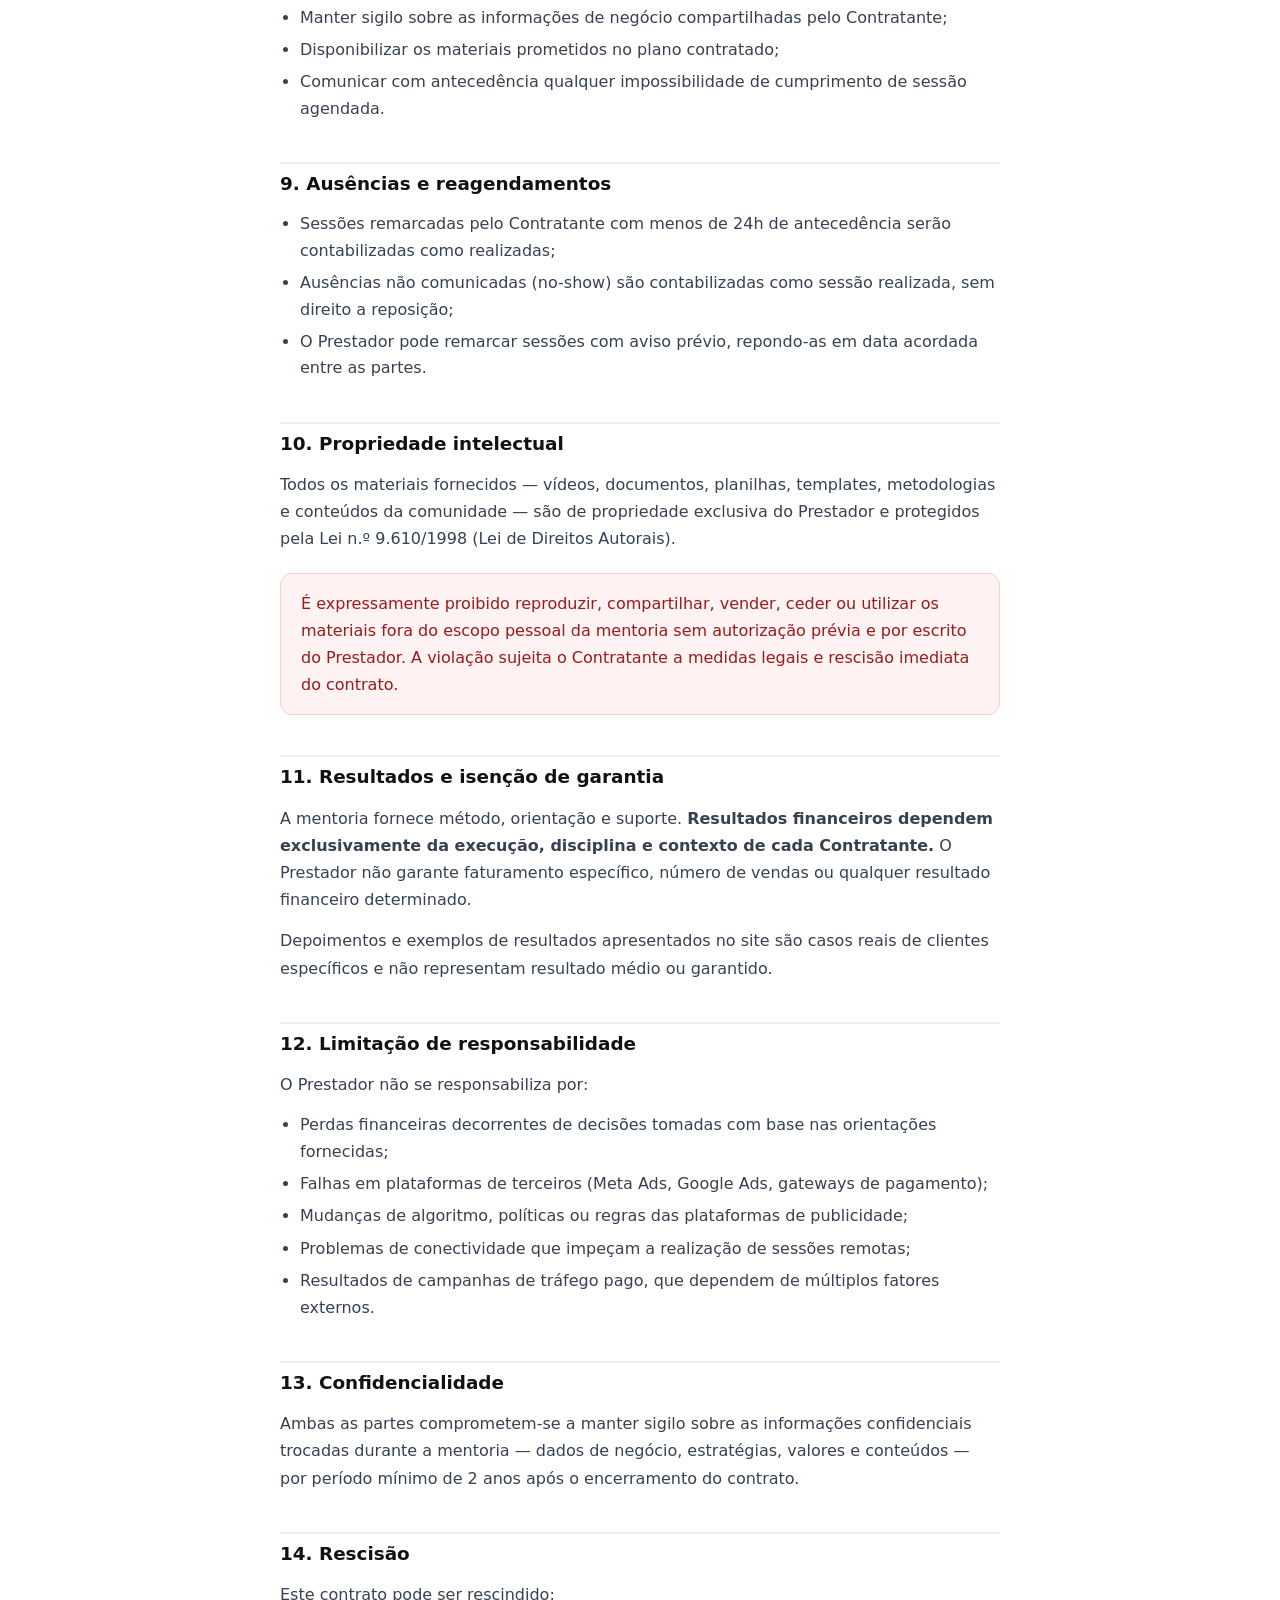
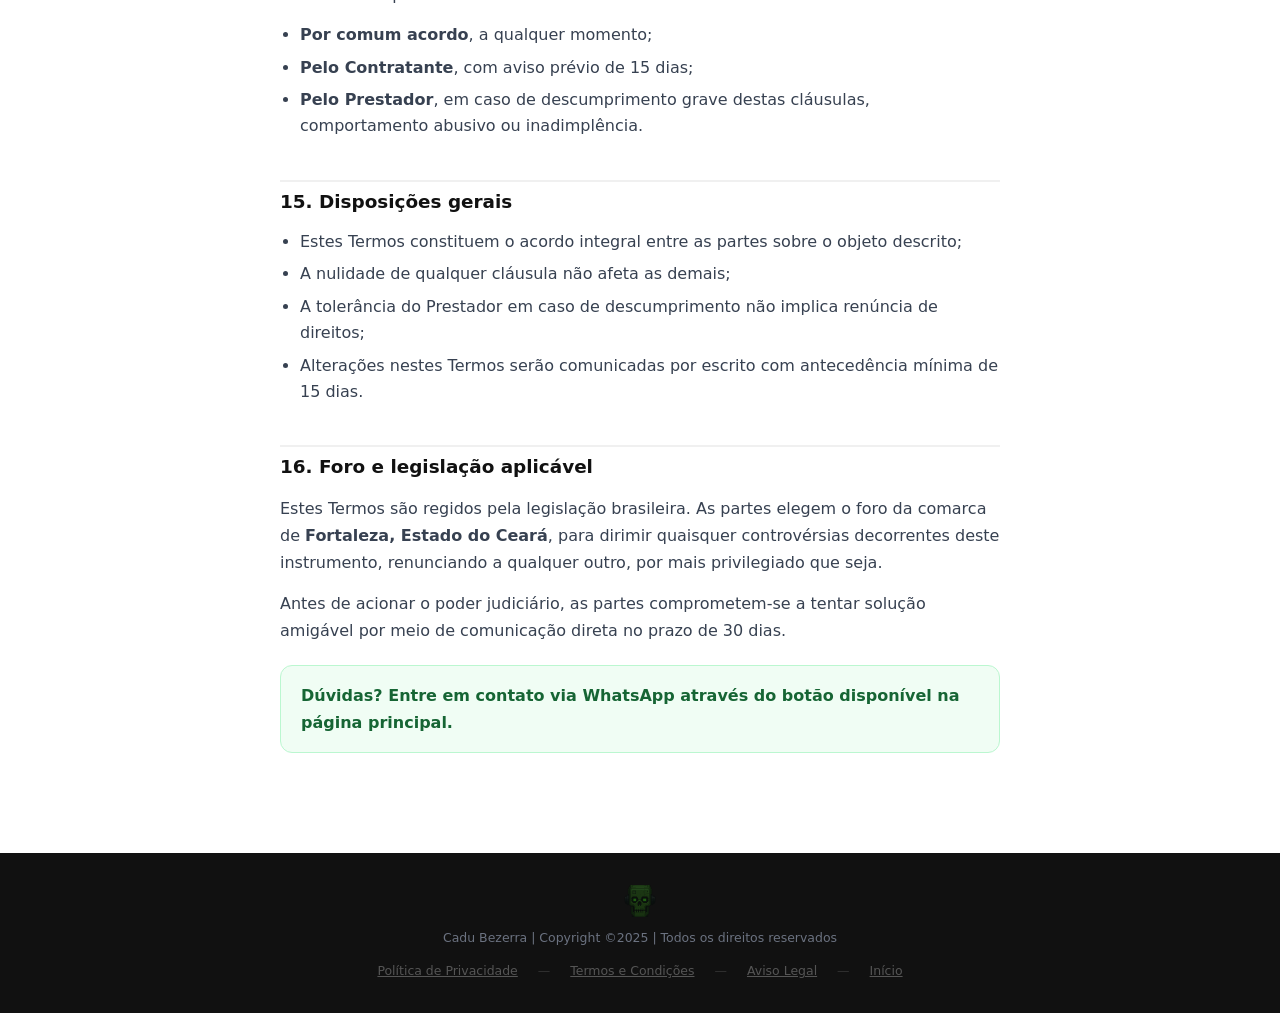
<file: termos.html>
<!DOCTYPE html>
<html lang="pt-BR">
<head>
  <meta charset="utf-8"/>
  <meta name="viewport" content="width=device-width, initial-scale=1"/>
  <meta http-equiv="Cache-Control" content="no-cache, no-store, must-revalidate"/>
  <meta name="robots" content="noindex"/>
  <title>Termos e Condições | Cadu Bezerra</title>
  <link rel="shortcut icon" href="cadudoblack-favicon.png"/>
  <style>
    *{box-sizing:border-box;margin:0;padding:0;}
    html{scroll-behavior:smooth;}
    body{font-family:-apple-system,BlinkMacSystemFont,'Segoe UI',system-ui,sans-serif;background:#fff;color:#111;font-size:16px;line-height:1.7;}
    a{color:#15803d;text-decoration:underline;}
    a:hover{color:#22c55e;}

    /* HEADER */
    header{background:#000;padding:14px 20px;}
    .header-inner{max-width:760px;margin:0 auto;display:flex;align-items:center;gap:14px;}
    .header-logo{height:48px;width:48px;object-fit:contain;}
    .header-back{color:rgba(255,255,255,.5);font-size:.85rem;text-decoration:none;display:flex;align-items:center;gap:6px;margin-left:auto;transition:color .2s;}
    .header-back:hover{color:#22c55e;}

    /* HERO STRIP */
    .page-hero{background:#0a0a0a;border-bottom:1px solid #1a1a1a;padding:40px 20px;}
    .page-hero-inner{max-width:760px;margin:0 auto;}
    .page-tag{display:inline-block;background:rgba(34,197,94,.1);border:1px solid rgba(34,197,94,.25);border-radius:100px;padding:4px 14px;font-size:.72rem;font-weight:700;color:#4ade80;letter-spacing:.08em;text-transform:uppercase;margin-bottom:14px;}
    .page-title{font-size:clamp(1.6rem,4vw,2.2rem);font-weight:900;color:#fff;letter-spacing:-.02em;line-height:1.1;margin-bottom:8px;}
    .page-meta{font-size:.82rem;color:#555;}

    /* CONTENT */
    .content{max-width:760px;margin:0 auto;padding:52px 20px 80px;}
    .content h2{font-size:1.15rem;font-weight:800;color:#111;margin:40px 0 12px;padding-top:4px;border-top:2px solid #f0f0f0;}
    .content h2:first-child{border-top:none;margin-top:0;}
    .content h3{font-size:1rem;font-weight:700;color:#111;margin:24px 0 8px;}
    .content p{color:#374151;margin-bottom:14px;}
    .content ul{color:#374151;padding-left:20px;margin-bottom:14px;display:flex;flex-direction:column;gap:6px;}
    .content li{line-height:1.65;}
    .content .highlight{background:#f0fdf4;border:1px solid #bbf7d0;border-radius:12px;padding:16px 20px;margin:20px 0;}
    .content .highlight p{margin:0;color:#166534;font-weight:600;}
    .content .warn{background:#fef2f2;border:1px solid #fecaca;border-radius:12px;padding:16px 20px;margin:20px 0;}
    .content .warn p{margin:0;color:#991b1b;}

    /* FOOTER */
    footer{background:#111;color:#6b7280;padding:32px 20px;font-size:.78rem;text-align:center;}
    footer a{color:#555;text-decoration:underline;}
    footer a:hover{color:#9ca3af;}
    .footer-inner{max-width:760px;margin:0 auto;}
    .footer-links{display:flex;justify-content:center;gap:20px;margin-top:12px;flex-wrap:wrap;}

    @media(max-width:640px){
      .content{padding:36px 16px 60px;}
      .page-hero{padding:28px 16px;}
    }
  </style>
</head>
<body>

<header>
  <div class="header-inner">
    <img src="images/design-mode/logo.png" alt="Logo Cadu Bezerra" class="header-logo"/>
    <a href="index.html" class="header-back">← Voltar ao site</a>
  </div>
</header>

<div class="page-hero">
  <div class="page-hero-inner">
    <span class="page-tag">Contrato de prestação de serviços</span>
    <h1 class="page-title">Termos e Condições</h1>
    <p class="page-meta">Última atualização: junho de 2025 &nbsp;·&nbsp; Foro: Fortaleza/CE — Brasil</p>
  </div>
</div>

<div class="content">

  <div class="highlight">
    <p>Ao entrar em contato, iniciar o processo de aplicação ou contratar qualquer serviço oferecido por Cadu Bezerra, você declara ter lido, entendido e concordado com estes Termos e Condições.</p>
  </div>

  <h2>1. Partes e objeto</h2>
  <p><strong>Prestador:</strong> Carlos Eduardo Bezerra ("Cadu Bezerra"), pessoa física, doravante denominado Prestador.</p>
  <p><strong>Contratante:</strong> pessoa física ou jurídica que contrata os serviços de mentoria, doravante denominada Aluno ou Contratante.</p>
  <p><strong>Objeto:</strong> prestação de serviços de mentoria individual em marketing digital, tráfego pago, criação e escala de ofertas digitais no mercado brasileiro e internacional (Underground Global Player), incluindo sessões de mentoria ao vivo (calls), acesso a materiais e comunidade privada.</p>

  <h2>2. Aceitação dos termos</h2>
  <p>O início do processo de aplicação (envio de mensagem via WhatsApp), a contratação ou o pagamento de qualquer valor implica a aceitação plena e irrevogável destes Termos. Caso não concorde com alguma cláusula, não prossiga com a contratação.</p>

  <h2>3. Descrição dos serviços</h2>
  <p>Os serviços contratados podem incluir, conforme o plano acordado:</p>
  <ul>
    <li>Sessões de mentoria individual via videochamada (calls mensais com o Prestador);</li>
    <li>Acesso ao método documentado (Underground Global Player) em vídeos e materiais escritos;</li>
    <li>Acesso à comunidade privada de mentorados para suporte entre sessões;</li>
    <li>Feedback sobre campanhas, criativos, copies e estruturas de oferta;</li>
    <li>Orientação sobre estruturação de tráfego internacional (Europa e EUA).</li>
  </ul>
  <p>O escopo exato, a duração e os valores são definidos individualmente antes da contratação e confirmados por escrito (WhatsApp ou e-mail).</p>

  <h2>4. Processo de aplicação e seleção</h2>
  <p>A mentoria é individual e com vagas limitadas. O Prestador reserva-se o direito de <strong>aceitar ou recusar candidatos</strong> com base em critérios próprios de fit e capacidade de entrega, sem obrigação de justificativa. O processo de aplicação consiste em:</p>
  <ul>
    <li>Contato inicial via WhatsApp;</li>
    <li>Conversa de diagnóstico com o Prestador;</li>
    <li>Decisão de aceite ou recusa de ambas as partes;</li>
    <li>Formalização e pagamento, caso haja interesse mútuo.</li>
  </ul>
  <p>O contato inicial não gera qualquer obrigação de contratação.</p>

  <h2>5. Pagamento</h2>
  <p>Os valores, condições e formas de pagamento são definidos individualmente e comunicados antes da contratação. Aceitamos pagamentos via:</p>
  <ul>
    <li>PIX, transferência bancária ou boleto (mercado brasileiro);</li>
    <li>Gateways de pagamento internacional (quando aplicável).</li>
  </ul>
  <p>O serviço tem início após a confirmação do pagamento. Em caso de parcelamento, a inadimplência de qualquer parcela suspende o acesso aos serviços até regularização.</p>

  <h2>6. Política de cancelamento e reembolso</h2>
  <h3>6.1 Cancelamento pelo Contratante</h3>
  <p>O Contratante pode cancelar a mentoria a qualquer momento mediante comunicação escrita. Os valores pagos por períodos já iniciados <strong>não são reembolsáveis</strong>, salvo nas hipóteses previstas no Art. 49 do Código de Defesa do Consumidor (CDC) — arrependimento em até 7 dias corridos após a contratação, quando o contrato for celebrado fora do estabelecimento comercial (inclusive online).</p>
  <h3>6.2 Prazo de arrependimento (CDC)</h3>
  <div class="highlight">
    <p>Em conformidade com o Art. 49 do CDC, você tem até 7 (sete) dias corridos após o pagamento para solicitar o cancelamento sem justificativa e receber o valor integral reembolsado. Após esse prazo, aplica-se a política descrita em 6.1.</p>
  </div>
  <h3>6.3 Cancelamento pelo Prestador</h3>
  <p>O Prestador pode cancelar a mentoria em caso de descumprimento dos termos pelo Contratante, comportamento inadequado ou inviabilidade operacional. Nesse caso, o valor proporcional ao período não usufruído será reembolsado.</p>
  <h3>6.4 Reembolso</h3>
  <p>Reembolsos aprovados serão processados em até 10 dias úteis, pelo mesmo meio de pagamento utilizado na compra.</p>

  <h2>7. Obrigações do Contratante</h2>
  <ul>
    <li>Comparecer às sessões de mentoria nos horários agendados ou avisar com antecedência mínima de 24 horas;</li>
    <li>Fornecer informações verídicas sobre seu negócio, campanhas e resultados;</li>
    <li>Implementar as orientações recebidas — o resultado depende da execução do Contratante;</li>
    <li>Manter sigilo sobre os materiais, métodos e conteúdos compartilhados;</li>
    <li>Tratar o Prestador e outros mentorados com respeito;</li>
    <li>Não gravar sessões sem autorização prévia por escrito.</li>
  </ul>

  <h2>8. Obrigações do Prestador</h2>
  <ul>
    <li>Realizar as sessões de mentoria conforme acordado;</li>
    <li>Fornecer feedback honesto e baseado em experiência real;</li>
    <li>Manter sigilo sobre as informações de negócio compartilhadas pelo Contratante;</li>
    <li>Disponibilizar os materiais prometidos no plano contratado;</li>
    <li>Comunicar com antecedência qualquer impossibilidade de cumprimento de sessão agendada.</li>
  </ul>

  <h2>9. Ausências e reagendamentos</h2>
  <ul>
    <li>Sessões remarcadas pelo Contratante com menos de 24h de antecedência serão contabilizadas como realizadas;</li>
    <li>Ausências não comunicadas (no-show) são contabilizadas como sessão realizada, sem direito a reposição;</li>
    <li>O Prestador pode remarcar sessões com aviso prévio, repondo-as em data acordada entre as partes.</li>
  </ul>

  <h2>10. Propriedade intelectual</h2>
  <p>Todos os materiais fornecidos — vídeos, documentos, planilhas, templates, metodologias e conteúdos da comunidade — são de propriedade exclusiva do Prestador e protegidos pela Lei n.º 9.610/1998 (Lei de Direitos Autorais).</p>
  <div class="warn">
    <p>É expressamente proibido reproduzir, compartilhar, vender, ceder ou utilizar os materiais fora do escopo pessoal da mentoria sem autorização prévia e por escrito do Prestador. A violação sujeita o Contratante a medidas legais e rescisão imediata do contrato.</p>
  </div>

  <h2>11. Resultados e isenção de garantia</h2>
  <p>A mentoria fornece método, orientação e suporte. <strong>Resultados financeiros dependem exclusivamente da execução, disciplina e contexto de cada Contratante.</strong> O Prestador não garante faturamento específico, número de vendas ou qualquer resultado financeiro determinado.</p>
  <p>Depoimentos e exemplos de resultados apresentados no site são casos reais de clientes específicos e não representam resultado médio ou garantido.</p>

  <h2>12. Limitação de responsabilidade</h2>
  <p>O Prestador não se responsabiliza por:</p>
  <ul>
    <li>Perdas financeiras decorrentes de decisões tomadas com base nas orientações fornecidas;</li>
    <li>Falhas em plataformas de terceiros (Meta Ads, Google Ads, gateways de pagamento);</li>
    <li>Mudanças de algoritmo, políticas ou regras das plataformas de publicidade;</li>
    <li>Problemas de conectividade que impeçam a realização de sessões remotas;</li>
    <li>Resultados de campanhas de tráfego pago, que dependem de múltiplos fatores externos.</li>
  </ul>

  <h2>13. Confidencialidade</h2>
  <p>Ambas as partes comprometem-se a manter sigilo sobre as informações confidenciais trocadas durante a mentoria — dados de negócio, estratégias, valores e conteúdos — por período mínimo de 2 anos após o encerramento do contrato.</p>

  <h2>14. Rescisão</h2>
  <p>Este contrato pode ser rescindido:</p>
  <ul>
    <li><strong>Por comum acordo</strong>, a qualquer momento;</li>
    <li><strong>Pelo Contratante</strong>, com aviso prévio de 15 dias;</li>
    <li><strong>Pelo Prestador</strong>, em caso de descumprimento grave destas cláusulas, comportamento abusivo ou inadimplência.</li>
  </ul>

  <h2>15. Disposições gerais</h2>
  <ul>
    <li>Estes Termos constituem o acordo integral entre as partes sobre o objeto descrito;</li>
    <li>A nulidade de qualquer cláusula não afeta as demais;</li>
    <li>A tolerância do Prestador em caso de descumprimento não implica renúncia de direitos;</li>
    <li>Alterações nestes Termos serão comunicadas por escrito com antecedência mínima de 15 dias.</li>
  </ul>

  <h2>16. Foro e legislação aplicável</h2>
  <p>Estes Termos são regidos pela legislação brasileira. As partes elegem o foro da comarca de <strong>Fortaleza, Estado do Ceará</strong>, para dirimir quaisquer controvérsias decorrentes deste instrumento, renunciando a qualquer outro, por mais privilegiado que seja.</p>
  <p>Antes de acionar o poder judiciário, as partes comprometem-se a tentar solução amigável por meio de comunicação direta no prazo de 30 dias.</p>

  <div class="highlight">
    <p>Dúvidas? Entre em contato via WhatsApp através do botão disponível na página principal.</p>
  </div>

</div>

<footer>
  <div class="footer-inner">
    <img src="images/design-mode/logo.png" alt="Logo" style="width:32px;height:32px;object-fit:contain;margin:0 auto 10px;display:block;opacity:.4;"/>
    <p>Cadu Bezerra | Copyright ©2025 | Todos os direitos reservados</p>
    <div class="footer-links">
      <a href="privacidade.html">Política de Privacidade</a>
      <span style="color:#333;">—</span>
      <a href="termos.html">Termos e Condições</a>
      <span style="color:#333;">—</span>
      <a href="disclaimer.html">Aviso Legal</a>
      <span style="color:#333;">—</span>
      <a href="index.html">Início</a>
    </div>
  </div>
</footer>

</body>
</html>
</file>
<file: css/style.css>
@font-face{font-family:__GeistSans_fb8f2c;src:url(../fonts/geist-sans.woff2) format("woff2");font-display:swap;font-weight:100 900}@font-face{font-family:__GeistSans_Fallback_fb8f2c;src:local("Arial");ascent-override:85.83%;descent-override:20.53%;line-gap-override:9.33%;size-adjust:107.19%}.__className_fb8f2c{font-family:__GeistSans_fb8f2c,__GeistSans_Fallback_fb8f2c}.__variable_fb8f2c{--font-geist-sans:"__GeistSans_fb8f2c","__GeistSans_Fallback_fb8f2c"}@font-face{font-family:__GeistMono_f910ec;src:url(../fonts/geist-mono.woff2) format("woff2");font-display:swap;font-weight:100 900}.__className_f910ec{font-family:__GeistMono_f910ec,ui-monospace,SFMono-Regular,Roboto Mono,Menlo,Monaco,Liberation Mono,DejaVu Sans Mono,Courier New,monospace}.__variable_f910ec{--font-geist-mono:"__GeistMono_f910ec",ui-monospace,SFMono-Regular,Roboto Mono,Menlo,Monaco,Liberation Mono,DejaVu Sans Mono,Courier New,monospace}

/*! tailwindcss v4.1.9 | MIT License | https://tailwindcss.com */@layer properties{@supports (((-webkit-hyphens:none)) and (not (margin-trim:inline))) or ((-moz-orient:inline) and (not (color:rgb(from red r g b)))){*,::backdrop,:after,:before{--tw-rotate-x:initial;--tw-rotate-y:initial;--tw-rotate-z:initial;--tw-skew-x:initial;--tw-skew-y:initial;--tw-space-y-reverse:0;--tw-border-style:solid;--tw-leading:initial;--tw-font-weight:initial;--tw-shadow:0 0 #0000;--tw-shadow-color:initial;--tw-shadow-alpha:100%;--tw-inset-shadow:0 0 #0000;--tw-inset-shadow-color:initial;--tw-inset-shadow-alpha:100%;--tw-ring-color:initial;--tw-ring-shadow:0 0 #0000;--tw-inset-ring-color:initial;--tw-inset-ring-shadow:0 0 #0000;--tw-ring-inset:initial;--tw-ring-offset-width:0px;--tw-ring-offset-color:#fff;--tw-ring-offset-shadow:0 0 #0000;--tw-outline-style:solid;--tw-duration:initial;--tw-animation-delay:0s;--tw-animation-direction:normal;--tw-animation-duration:initial;--tw-animation-fill-mode:forwards;--tw-animation-iteration-count:1;--tw-enter-opacity:1;--tw-enter-rotate:0;--tw-enter-scale:1;--tw-enter-translate-x:0;--tw-enter-translate-y:0;--tw-exit-opacity:1;--tw-exit-rotate:0;--tw-exit-scale:1;--tw-exit-translate-x:0;--tw-exit-translate-y:0}}}@layer theme{:host,:root{--color-green-400:oklch(79.2% .209 151.711);--color-green-500:oklch(72.3% .219 149.579);--color-gray-300:oklch(87.2% .01 258.338);--color-gray-400:oklch(70.7% .022 261.325);--color-gray-500:oklch(55.1% .027 264.364);--color-gray-800:oklch(27.8% .033 256.848);--color-black:#000;--color-white:#fff;--spacing:.25rem;--container-4xl:56rem;--text-xs:.75rem;--text-xs--line-height:calc(1/.75);--text-sm:.875rem;--text-sm--line-height:calc(1.25/.875);--text-base:1rem;--text-base--line-height:calc(1.5/1);--text-lg:1.125rem;--text-lg--line-height:calc(1.75/1.125);--text-xl:1.25rem;--text-xl--line-height:calc(1.75/1.25);--text-2xl:1.5rem;--text-2xl--line-height:calc(2/1.5);--text-3xl:1.875rem;--text-3xl--line-height:calc(2.25/1.875);--text-4xl:2.25rem;--text-4xl--line-height:calc(2.5/2.25);--text-6xl:3.75rem;--text-6xl--line-height:1;--font-weight-medium:500;--font-weight-semibold:600;--font-weight-bold:700;--leading-tight:1.25;--leading-relaxed:1.625;--default-transition-duration:.15s;--default-transition-timing-function:cubic-bezier(.4,0,.2,1);--default-font-family:var(--font-geist-sans);--default-mono-font-family:var(--font-geist-mono)}}@layer base{*,::backdrop,:after,:before{box-sizing:border-box;border:0 solid;margin:0;padding:0}::file-selector-button{box-sizing:border-box;border:0 solid;margin:0;padding:0}:host,html{-webkit-text-size-adjust:100%;tab-size:4;line-height:1.5;font-family:var(--default-font-family,ui-sans-serif,system-ui,sans-serif,"Apple Color Emoji","Segoe UI Emoji","Segoe UI Symbol","Noto Color Emoji");font-feature-settings:var(--default-font-feature-settings,normal);font-variation-settings:var(--default-font-variation-settings,normal);-webkit-tap-highlight-color:transparent}hr{height:0;color:inherit;border-top-width:1px}abbr:where([title]){-webkit-text-decoration:underline dotted;text-decoration:underline dotted}h1,h2,h3,h4,h5,h6{font-size:inherit;font-weight:inherit}a{color:inherit;-webkit-text-decoration:inherit;text-decoration:inherit}b,strong{font-weight:bolder}code,kbd,pre,samp{font-family:var(--default-mono-font-family,ui-monospace,SFMono-Regular,Menlo,Monaco,Consolas,"Liberation Mono","Courier New",monospace);font-feature-settings:var(--default-mono-font-feature-settings,normal);font-variation-settings:var(--default-mono-font-variation-settings,normal);font-size:1em}small{font-size:80%}sub,sup{vertical-align:initial;font-size:75%;line-height:0;position:relative}sub{bottom:-.25em}sup{top:-.5em}table{text-indent:0;border-color:inherit;border-collapse:collapse}:-moz-focusring{outline:auto}progress{vertical-align:initial}summary{display:list-item}menu,ol,ul{list-style:none}audio,canvas,embed,iframe,img,object,svg,video{vertical-align:middle;display:block}img,video{max-width:100%;height:auto}button,input,optgroup,select,textarea{font:inherit;font-feature-settings:inherit;font-variation-settings:inherit;letter-spacing:inherit;color:inherit;opacity:1;background-color:#0000;border-radius:0}::file-selector-button{font:inherit;font-feature-settings:inherit;font-variation-settings:inherit;letter-spacing:inherit;color:inherit;opacity:1;background-color:#0000;border-radius:0}:where(select:is([multiple],[size])) optgroup{font-weight:bolder}:where(select:is([multiple],[size])) optgroup option{padding-inline-start:20px}::file-selector-button{margin-inline-end:4px}::placeholder{opacity:1}@supports (not ((-webkit-appearance:-apple-pay-button))) or (contain-intrinsic-size:1px){::placeholder{color:currentColor}@supports (color:color-mix(in lab,red,red)){::placeholder{color:color-mix(in oklab,currentcolor 50%,transparent)}}}textarea{resize:vertical}::-webkit-search-decoration{-webkit-appearance:none}::-webkit-date-and-time-value{min-height:1lh;text-align:inherit}::-webkit-datetime-edit{display:inline-flex}::-webkit-datetime-edit-fields-wrapper{padding:0}::-webkit-datetime-edit,::-webkit-datetime-edit-year-field{padding-block:0}::-webkit-datetime-edit-day-field,::-webkit-datetime-edit-month-field{padding-block:0}::-webkit-datetime-edit-hour-field,::-webkit-datetime-edit-minute-field{padding-block:0}::-webkit-datetime-edit-millisecond-field,::-webkit-datetime-edit-second-field{padding-block:0}::-webkit-datetime-edit-meridiem-field{padding-block:0}:-moz-ui-invalid{box-shadow:none}button,input:where([type=button],[type=reset],[type=submit]){appearance:button}::file-selector-button{appearance:button}::-webkit-inner-spin-button,::-webkit-outer-spin-button{height:auto}[hidden]:where(:not([hidden=until-found])){display:none!important}*{border-color:var(--border);outline-color:var(--ring)}@supports (color:color-mix(in lab,red,red)){*{outline-color:color-mix(in oklab,var(--ring)50%,transparent)}}body{background-color:var(--background);color:var(--foreground)}}@layer components;@layer utilities{.container{width:100%}@media (min-width:40rem){.container{max-width:40rem}}@media (min-width:48rem){.container{max-width:48rem}}@media (min-width:64rem){.container{max-width:64rem}}@media (min-width:80rem){.container{max-width:80rem}}@media (min-width:96rem){.container{max-width:96rem}}.mx-auto{margin-inline:auto}.my-0{margin-block:calc(var(--spacing)*0)}.mt-0{margin-top:calc(var(--spacing)*0)}.mt-1{margin-top:calc(var(--spacing)*1)}.mt-4{margin-top:calc(var(--spacing)*4)}.mt-6{margin-top:calc(var(--spacing)*6)}.mt-8{margin-top:calc(var(--spacing)*8)}.mr-4{margin-right:calc(var(--spacing)*4)}.mb-3{margin-bottom:calc(var(--spacing)*3)}.mb-4{margin-bottom:calc(var(--spacing)*4)}.mb-6{margin-bottom:calc(var(--spacing)*6)}.mb-7{margin-bottom:calc(var(--spacing)*7)}.mb-8{margin-bottom:calc(var(--spacing)*8)}.mb-12{margin-bottom:calc(var(--spacing)*12)}.ml-4{margin-left:calc(var(--spacing)*4)}.flex{display:flex}.grid{display:grid}.inline-block{display:inline-block}.inline-flex{display:inline-flex}.size-9{width:calc(var(--spacing)*9);height:calc(var(--spacing)*9)}.h-8{height:calc(var(--spacing)*8)}.h-9{height:calc(var(--spacing)*9)}.h-10{height:calc(var(--spacing)*10)}.h-12{height:calc(var(--spacing)*12)}.h-auto{height:auto}.min-h-screen{min-height:100vh}.w-12{width:calc(var(--spacing)*12)}.w-fit{width:fit-content}.w-full{width:100%}.max-w-4xl{max-width:var(--container-4xl)}.flex-shrink-0,.shrink-0{flex-shrink:0}.transform{transform:var(--tw-rotate-x,)var(--tw-rotate-y,)var(--tw-rotate-z,)var(--tw-skew-x,)var(--tw-skew-y,)}.grid-cols-1{grid-template-columns:repeat(1,minmax(0,1fr))}.items-center{align-items:center}.items-start{align-items:flex-start}.justify-between{justify-content:space-between}.justify-center{justify-content:center}.gap-0{gap:calc(var(--spacing)*0)}.gap-1{gap:calc(var(--spacing)*1)}.gap-1\.5{gap:calc(var(--spacing)*1.5)}.gap-2{gap:calc(var(--spacing)*2)}.gap-3{gap:calc(var(--spacing)*3)}.gap-4{gap:calc(var(--spacing)*4)}.gap-6{gap:calc(var(--spacing)*6)}:where(.space-y-4>:not(:last-child)){--tw-space-y-reverse:0;margin-block-start:calc(calc(var(--spacing)*4)*var(--tw-space-y-reverse));margin-block-end:calc(calc(var(--spacing)*4)*calc(1 - var(--tw-space-y-reverse)))}:where(.space-y-6>:not(:last-child)){--tw-space-y-reverse:0;margin-block-start:calc(calc(var(--spacing)*6)*var(--tw-space-y-reverse));margin-block-end:calc(calc(var(--spacing)*6)*calc(1 - var(--tw-space-y-reverse)))}.overflow-hidden{overflow:hidden}.rounded-md{border-radius:calc(var(--radius) - 2px)}.border{border-style:var(--tw-border-style);border-width:1px}.border-primary{border-color:var(--primary)}.border-transparent{border-color:#0000}.bg-background{background-color:var(--background)}.bg-black{background-color:var(--color-black)}.bg-destructive{background-color:var(--destructive)}.bg-gray-800{background-color:var(--color-gray-800)}.bg-green-500{background-color:var(--color-green-500)}.bg-primary{background-color:var(--primary)}.bg-secondary{background-color:var(--secondary)}.bg-white{background-color:var(--color-white)}.object-contain{object-fit:contain}.p-4{padding:calc(var(--spacing)*4)}.px-0{padding-inline:calc(var(--spacing)*0)}.px-2{padding-inline:calc(var(--spacing)*2)}.px-3{padding-inline:calc(var(--spacing)*3)}.px-4{padding-inline:calc(var(--spacing)*4)}.px-6{padding-inline:calc(var(--spacing)*6)}.py-0{padding-block:calc(var(--spacing)*0)}.py-0\.5{padding-block:calc(var(--spacing)*.5)}.py-2{padding-block:calc(var(--spacing)*2)}.py-3{padding-block:calc(var(--spacing)*3)}.py-4{padding-block:calc(var(--spacing)*4)}.py-5{padding-block:calc(var(--spacing)*5)}.py-7{padding-block:calc(var(--spacing)*7)}.py-8{padding-block:calc(var(--spacing)*8)}.py-11{padding-block:calc(var(--spacing)*11)}.pt-4{padding-top:calc(var(--spacing)*4)}.text-center{text-align:center}.text-left{text-align:left}.font-sans{font-family:var(--font-geist-sans)}.text-2xl{font-size:var(--text-2xl);line-height:var(--tw-leading,var(--text-2xl--line-height))}.text-base{font-size:var(--text-base);line-height:var(--tw-leading,var(--text-base--line-height))}.text-sm{font-size:var(--text-sm);line-height:var(--tw-leading,var(--text-sm--line-height))}.text-xl{font-size:var(--text-xl);line-height:var(--tw-leading,var(--text-xl--line-height))}.text-xs{font-size:var(--text-xs);line-height:var(--tw-leading,var(--text-xs--line-height))}.leading-relaxed{--tw-leading:var(--leading-relaxed);line-height:var(--leading-relaxed)}.leading-tight{--tw-leading:var(--leading-tight);line-height:var(--leading-tight)}.font-bold{--tw-font-weight:var(--font-weight-bold);font-weight:var(--font-weight-bold)}.font-medium{--tw-font-weight:var(--font-weight-medium);font-weight:var(--font-weight-medium)}.font-semibold{--tw-font-weight:var(--font-weight-semibold);font-weight:var(--font-weight-semibold)}.text-balance{text-wrap:balance}.text-pretty{text-wrap:pretty}.whitespace-nowrap{white-space:nowrap}.text-black{color:var(--color-black)}.text-foreground{color:var(--foreground)}.text-gray-400{color:var(--color-gray-400)}.text-gray-500{color:var(--color-gray-500)}.text-green-500{color:var(--color-green-500)}.text-primary{color:var(--primary)}.text-primary-foreground{color:var(--primary-foreground)}.text-secondary-foreground{color:var(--secondary-foreground)}.text-white{color:var(--color-white)}.underline{text-decoration-line:underline}.underline-offset-4{text-underline-offset:4px}.shadow-xs{--tw-shadow:0 1px 2px 0 var(--tw-shadow-color,#0000000d);box-shadow:var(--tw-inset-shadow),var(--tw-inset-ring-shadow),var(--tw-ring-offset-shadow),var(--tw-ring-shadow),var(--tw-shadow)}.outline{outline-style:var(--tw-outline-style);outline-width:1px}.transition-\[color\,box-shadow\]{transition-property:color,box-shadow;transition-timing-function:var(--tw-ease,var(--default-transition-timing-function));transition-duration:var(--tw-duration,var(--default-transition-duration))}.transition-all{transition-property:all;transition-timing-function:var(--tw-ease,var(--default-transition-timing-function));transition-duration:var(--tw-duration,var(--default-transition-duration))}.transition-colors{transition-property:color,background-color,border-color,outline-color,text-decoration-color,fill,stroke,--tw-gradient-from,--tw-gradient-via,--tw-gradient-to;transition-timing-function:var(--tw-ease,var(--default-transition-timing-function));transition-duration:var(--tw-duration,var(--default-transition-duration))}.duration-200{--tw-duration:.2s;transition-duration:.2s}.outline-none{--tw-outline-style:none;outline-style:none}@media (hover:hover){.hover\:bg-accent:hover{background-color:var(--accent)}.hover\:bg-destructive\/90:hover{background-color:var(--destructive)}@supports (color:color-mix(in lab,red,red)){.hover\:bg-destructive\/90:hover{background-color:color-mix(in oklab,var(--destructive)90%,transparent)}}.hover\:bg-green-400:hover{background-color:var(--color-green-400)}.hover\:bg-primary\/90:hover{background-color:var(--primary)}@supports (color:color-mix(in lab,red,red)){.hover\:bg-primary\/90:hover{background-color:color-mix(in oklab,var(--primary)90%,transparent)}}.hover\:bg-secondary\/80:hover{background-color:var(--secondary)}@supports (color:color-mix(in lab,red,red)){.hover\:bg-secondary\/80:hover{background-color:color-mix(in oklab,var(--secondary)80%,transparent)}}.hover\:text-accent-foreground:hover{color:var(--accent-foreground)}.hover\:text-gray-300:hover{color:var(--color-gray-300)}.hover\:underline:hover{text-decoration-line:underline}}.focus-visible\:border-ring:focus-visible{border-color:var(--ring)}.focus-visible\:ring-\[3px\]:focus-visible{--tw-ring-shadow:var(--tw-ring-inset,)0 0 0 calc(3px + var(--tw-ring-offset-width))var(--tw-ring-color,currentcolor);box-shadow:var(--tw-inset-shadow),var(--tw-inset-ring-shadow),var(--tw-ring-offset-shadow),var(--tw-ring-shadow),var(--tw-shadow)}.focus-visible\:ring-destructive\/20:focus-visible{--tw-ring-color:var(--destructive)}@supports (color:color-mix(in lab,red,red)){.focus-visible\:ring-destructive\/20:focus-visible{--tw-ring-color:color-mix(in oklab,var(--destructive)20%,transparent)}}.focus-visible\:ring-ring\/50:focus-visible{--tw-ring-color:var(--ring)}@supports (color:color-mix(in lab,red,red)){.focus-visible\:ring-ring\/50:focus-visible{--tw-ring-color:color-mix(in oklab,var(--ring)50%,transparent)}}.disabled\:pointer-events-none:disabled{pointer-events:none}.disabled\:opacity-50:disabled{opacity:.5}.has-\[\>svg\]\:px-2\.5:has(>svg){padding-inline:calc(var(--spacing)*2.5)}.has-\[\>svg\]\:px-3:has(>svg){padding-inline:calc(var(--spacing)*3)}.has-\[\>svg\]\:px-4:has(>svg){padding-inline:calc(var(--spacing)*4)}.aria-invalid\:border-destructive[aria-invalid=true]{border-color:var(--destructive)}.aria-invalid\:ring-destructive\/20[aria-invalid=true]{--tw-ring-color:var(--destructive)}@supports (color:color-mix(in lab,red,red)){.aria-invalid\:ring-destructive\/20[aria-invalid=true]{--tw-ring-color:color-mix(in oklab,var(--destructive)20%,transparent)}}@media (min-width:40rem){.sm\:h-16{height:calc(var(--spacing)*16)}.sm\:w-16{width:calc(var(--spacing)*16)}.sm\:w-auto{width:auto}.sm\:grid-cols-2{grid-template-columns:repeat(2,minmax(0,1fr))}.sm\:gap-8{gap:calc(var(--spacing)*8)}.sm\:p-6{padding:calc(var(--spacing)*6)}.sm\:p-8{padding:calc(var(--spacing)*8)}.sm\:px-8{padding-inline:calc(var(--spacing)*8)}.sm\:py-6{padding-block:calc(var(--spacing)*6)}.sm\:text-2xl{font-size:var(--text-2xl);line-height:var(--tw-leading,var(--text-2xl--line-height))}.sm\:text-3xl{font-size:var(--text-3xl);line-height:var(--tw-leading,var(--text-3xl--line-height))}.sm\:text-base{font-size:var(--text-base);line-height:var(--tw-leading,var(--text-base--line-height))}.sm\:text-lg{font-size:var(--text-lg);line-height:var(--tw-leading,var(--text-lg--line-height))}.sm\:text-sm{font-size:var(--text-sm);line-height:var(--tw-leading,var(--text-sm--line-height))}}@media (min-width:48rem){.md\:px-12{padding-inline:calc(var(--spacing)*12)}.md\:text-4xl{font-size:var(--text-4xl);line-height:var(--tw-leading,var(--text-4xl--line-height))}.md\:text-xl{font-size:var(--text-xl);line-height:var(--tw-leading,var(--text-xl--line-height))}}@media (min-width:64rem){.lg\:grid-cols-2{grid-template-columns:repeat(2,minmax(0,1fr))}.lg\:text-6xl{font-size:var(--text-6xl);line-height:var(--tw-leading,var(--text-6xl--line-height))}.lg\:text-lg{font-size:var(--text-lg);line-height:var(--tw-leading,var(--text-lg--line-height))}}.dark\:border-input:is(.dark *){border-color:var(--input)}.dark\:bg-destructive\/60:is(.dark *){background-color:var(--destructive)}@supports (color:color-mix(in lab,red,red)){.dark\:bg-destructive\/60:is(.dark *){background-color:color-mix(in oklab,var(--destructive)60%,transparent)}}.dark\:bg-input\/30:is(.dark *){background-color:var(--input)}@supports (color:color-mix(in lab,red,red)){.dark\:bg-input\/30:is(.dark *){background-color:color-mix(in oklab,var(--input)30%,transparent)}}@media (hover:hover){.dark\:hover\:bg-accent\/50:is(.dark *):hover{background-color:var(--accent)}@supports (color:color-mix(in lab,red,red)){.dark\:hover\:bg-accent\/50:is(.dark *):hover{background-color:color-mix(in oklab,var(--accent)50%,transparent)}}.dark\:hover\:bg-input\/50:is(.dark *):hover{background-color:var(--input)}@supports (color:color-mix(in lab,red,red)){.dark\:hover\:bg-input\/50:is(.dark *):hover{background-color:color-mix(in oklab,var(--input)50%,transparent)}}}.dark\:focus-visible\:ring-destructive\/40:is(.dark *):focus-visible{--tw-ring-color:var(--destructive)}@supports (color:color-mix(in lab,red,red)){.dark\:focus-visible\:ring-destructive\/40:is(.dark *):focus-visible{--tw-ring-color:color-mix(in oklab,var(--destructive)40%,transparent)}}.dark\:aria-invalid\:ring-destructive\/40:is(.dark *)[aria-invalid=true]{--tw-ring-color:var(--destructive)}@supports (color:color-mix(in lab,red,red)){.dark\:aria-invalid\:ring-destructive\/40:is(.dark *)[aria-invalid=true]{--tw-ring-color:color-mix(in oklab,var(--destructive)40%,transparent)}}.\[\&_svg\]\:pointer-events-none svg{pointer-events:none}.\[\&_svg\]\:shrink-0 svg{flex-shrink:0}.\[\&_svg\:not\(\[class\*\=\'size-\'\]\)\]\:size-4 svg:not([class*=size-]){width:calc(var(--spacing)*4);height:calc(var(--spacing)*4)}.\[\&\>svg\]\:pointer-events-none>svg{pointer-events:none}.\[\&\>svg\]\:size-3>svg{width:calc(var(--spacing)*3);height:calc(var(--spacing)*3)}@media (hover:hover){a.\[a\&\]\:hover\:bg-accent:hover{background-color:var(--accent)}a.\[a\&\]\:hover\:bg-destructive\/90:hover{background-color:var(--destructive)}@supports (color:color-mix(in lab,red,red)){a.\[a\&\]\:hover\:bg-destructive\/90:hover{background-color:color-mix(in oklab,var(--destructive)90%,transparent)}}a.\[a\&\]\:hover\:bg-primary\/90:hover{background-color:var(--primary)}@supports (color:color-mix(in lab,red,red)){a.\[a\&\]\:hover\:bg-primary\/90:hover{background-color:color-mix(in oklab,var(--primary)90%,transparent)}}a.\[a\&\]\:hover\:bg-secondary\/90:hover{background-color:var(--secondary)}@supports (color:color-mix(in lab,red,red)){a.\[a\&\]\:hover\:bg-secondary\/90:hover{background-color:color-mix(in oklab,var(--secondary)90%,transparent)}}a.\[a\&\]\:hover\:text-accent-foreground:hover{color:var(--accent-foreground)}}}@property --tw-animation-delay{syntax:"*";inherits:false;initial-value:0s}@property --tw-animation-direction{syntax:"*";inherits:false;initial-value:normal}@property --tw-animation-duration{syntax:"*";inherits:false}@property --tw-animation-fill-mode{syntax:"*";inherits:false;initial-value:forwards}@property --tw-animation-iteration-count{syntax:"*";inherits:false;initial-value:1}@property --tw-enter-opacity{syntax:"*";inherits:false;initial-value:1}@property --tw-enter-rotate{syntax:"*";inherits:false;initial-value:0}@property --tw-enter-scale{syntax:"*";inherits:false;initial-value:1}@property --tw-enter-translate-x{syntax:"*";inherits:false;initial-value:0}@property --tw-enter-translate-y{syntax:"*";inherits:false;initial-value:0}@property --tw-exit-opacity{syntax:"*";inherits:false;initial-value:1}@property --tw-exit-rotate{syntax:"*";inherits:false;initial-value:0}@property --tw-exit-scale{syntax:"*";inherits:false;initial-value:1}@property --tw-exit-translate-x{syntax:"*";inherits:false;initial-value:0}@property --tw-exit-translate-y{syntax:"*";inherits:false;initial-value:0}:root{--background:oklch(14.5% 0 0);--foreground:oklch(98.5% 0 0);--card:oklch(20.5% 0 0);--card-foreground:oklch(98.5% 0 0);--popover:oklch(20.5% 0 0);--popover-foreground:oklch(98.5% 0 0);--primary:oklch(76.8% .171 142.5);--primary-foreground:oklch(14.5% 0 0);--secondary:oklch(26.9% 0 0);--secondary-foreground:oklch(98.5% 0 0);--muted:oklch(43.9% 0 0);--muted-foreground:oklch(70.8% 0 0);--accent:oklch(76.8% .171 142.5);--accent-foreground:oklch(14.5% 0 0);--destructive:oklch(57.7% .245 27.325);--destructive-foreground:oklch(98.5% 0 0);--border:oklch(26.9% 0 0);--input:oklch(26.9% 0 0);--ring:oklch(76.8% .171 142.5);--chart-1:oklch(64.6% .222 41.116);--chart-2:oklch(60% .118 184.704);--chart-3:oklch(39.8% .07 227.392);--chart-4:oklch(82.8% .189 84.429);--chart-5:oklch(76.9% .188 70.08);--radius:.625rem;--sidebar:oklch(14.5% 0 0);--sidebar-foreground:oklch(98.5% 0 0);--sidebar-primary:oklch(20.5% 0 0);--sidebar-primary-foreground:oklch(98.5% 0 0);--sidebar-accent:oklch(76.8% .171 142.5);--sidebar-accent-foreground:oklch(14.5% 0 0);--sidebar-border:oklch(26.9% 0 0);--sidebar-ring:oklch(76.8% .171 142.5)}.dark{--background:oklch(14.5% 0 0);--foreground:oklch(98.5% 0 0);--card:oklch(20.5% 0 0);--card-foreground:oklch(98.5% 0 0);--popover:oklch(20.5% 0 0);--popover-foreground:oklch(98.5% 0 0);--primary:oklch(76.8% .171 142.5);--primary-foreground:oklch(14.5% 0 0);--secondary:oklch(26.9% 0 0);--secondary-foreground:oklch(98.5% 0 0);--muted:oklch(26.9% 0 0);--muted-foreground:oklch(70.8% 0 0);--accent:oklch(26.9% 0 0);--accent-foreground:oklch(98.5% 0 0);--destructive:oklch(39.6% .141 25.723);--destructive-foreground:oklch(63.7% .237 25.331);--border:oklch(26.9% 0 0);--input:oklch(26.9% 0 0);--ring:oklch(43.9% 0 0);--chart-1:oklch(48.8% .243 264.376);--chart-2:oklch(69.6% .17 162.48);--chart-3:oklch(76.9% .188 70.08);--chart-4:oklch(62.7% .265 303.9);--chart-5:oklch(64.5% .246 16.439);--sidebar:oklch(20.5% 0 0);--sidebar-foreground:oklch(98.5% 0 0);--sidebar-primary:oklch(48.8% .243 264.376);--sidebar-primary-foreground:oklch(98.5% 0 0);--sidebar-accent:oklch(26.9% 0 0);--sidebar-accent-foreground:oklch(98.5% 0 0);--sidebar-border:oklch(26.9% 0 0);--sidebar-ring:oklch(43.9% 0 0)}@property --tw-rotate-x{syntax:"*";inherits:false}@property --tw-rotate-y{syntax:"*";inherits:false}@property --tw-rotate-z{syntax:"*";inherits:false}@property --tw-skew-x{syntax:"*";inherits:false}@property --tw-skew-y{syntax:"*";inherits:false}@property --tw-space-y-reverse{syntax:"*";inherits:false;initial-value:0}@property --tw-border-style{syntax:"*";inherits:false;initial-value:solid}@property --tw-leading{syntax:"*";inherits:false}@property --tw-font-weight{syntax:"*";inherits:false}@property --tw-shadow{syntax:"*";inherits:false;initial-value:0 0 #0000}@property --tw-shadow-color{syntax:"*";inherits:false}@property --tw-shadow-alpha{syntax:"<percentage>";inherits:false;initial-value:100%}@property --tw-inset-shadow{syntax:"*";inherits:false;initial-value:0 0 #0000}@property --tw-inset-shadow-color{syntax:"*";inherits:false}@property --tw-inset-shadow-alpha{syntax:"<percentage>";inherits:false;initial-value:100%}@property --tw-ring-color{syntax:"*";inherits:false}@property --tw-ring-shadow{syntax:"*";inherits:false;initial-value:0 0 #0000}@property --tw-inset-ring-color{syntax:"*";inherits:false}@property --tw-inset-ring-shadow{syntax:"*";inherits:false;initial-value:0 0 #0000}@property --tw-ring-inset{syntax:"*";inherits:false}@property --tw-ring-offset-width{syntax:"<length>";inherits:false;initial-value:0}@property --tw-ring-offset-color{syntax:"*";inherits:false;initial-value:#fff}@property --tw-ring-offset-shadow{syntax:"*";inherits:false;initial-value:0 0 #0000}@property --tw-outline-style{syntax:"*";inherits:false;initial-value:solid}@property --tw-duration{syntax:"*";inherits:false}
</file>
